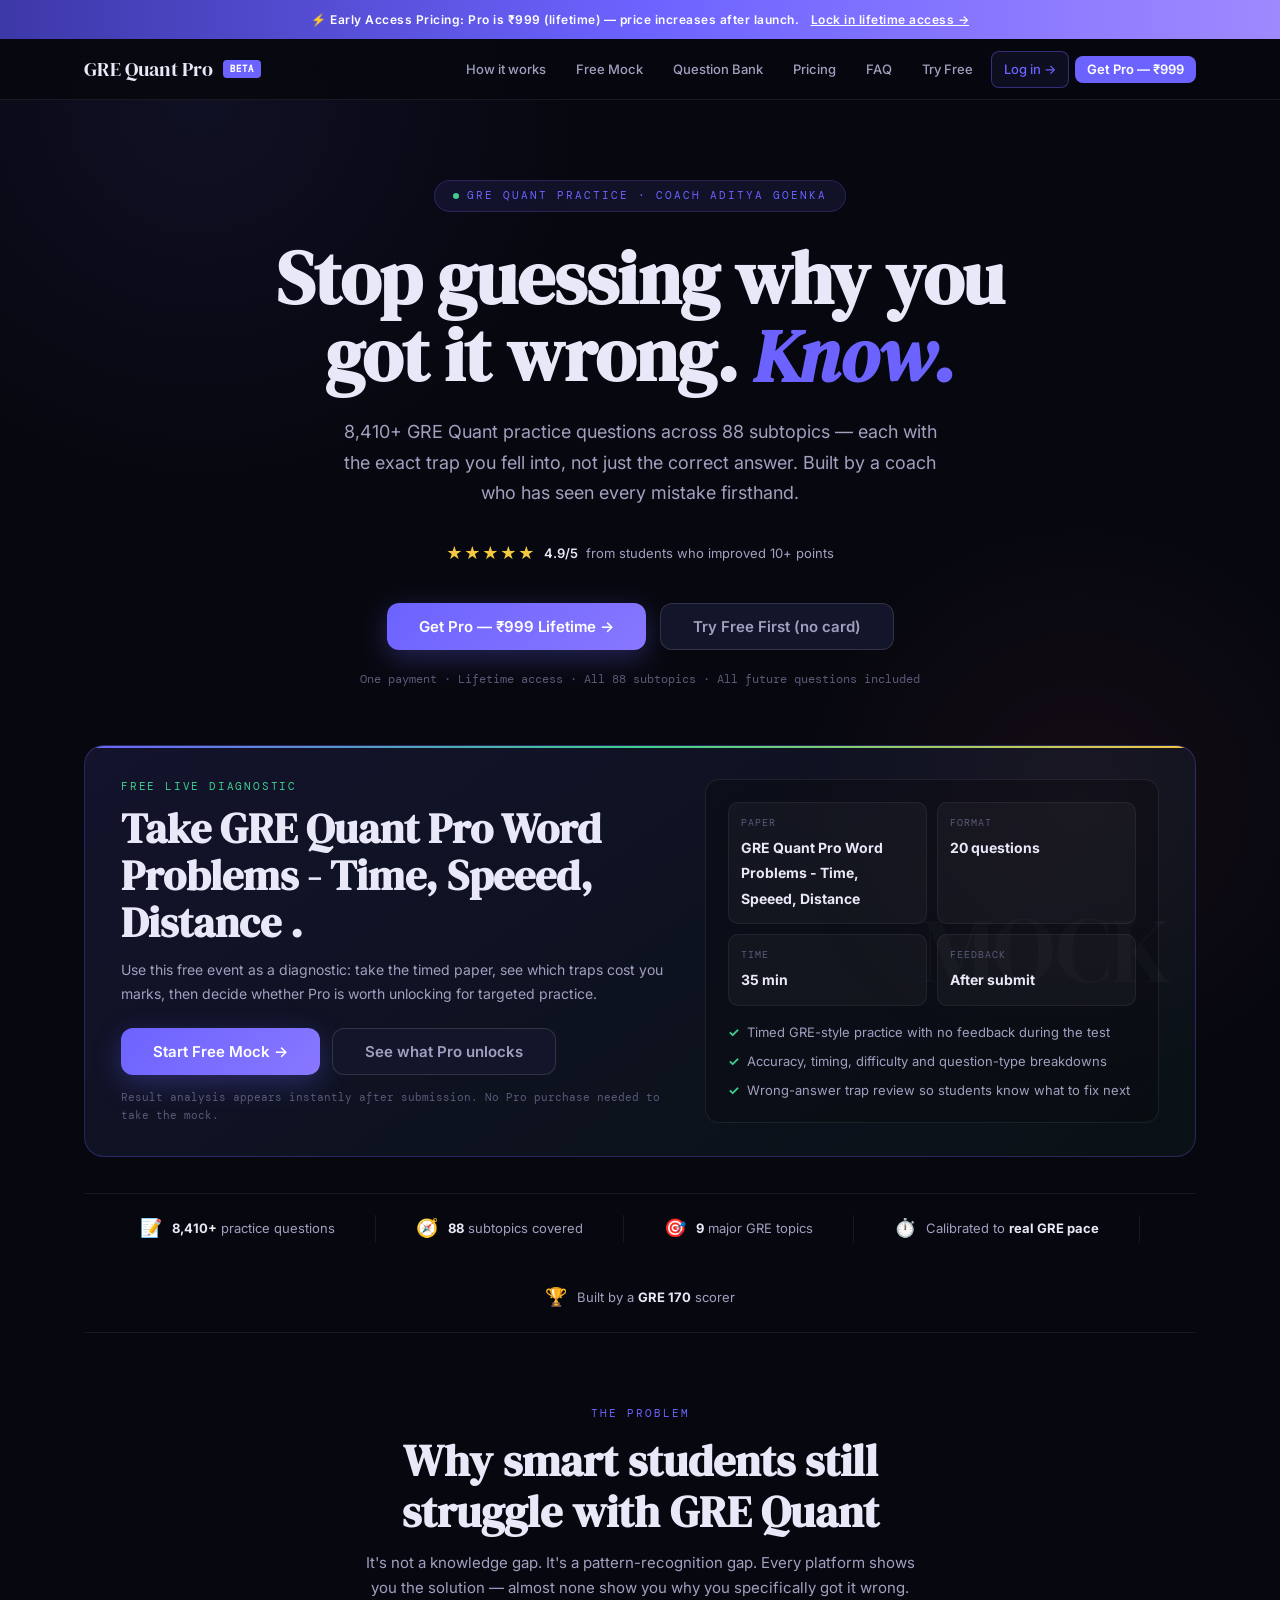
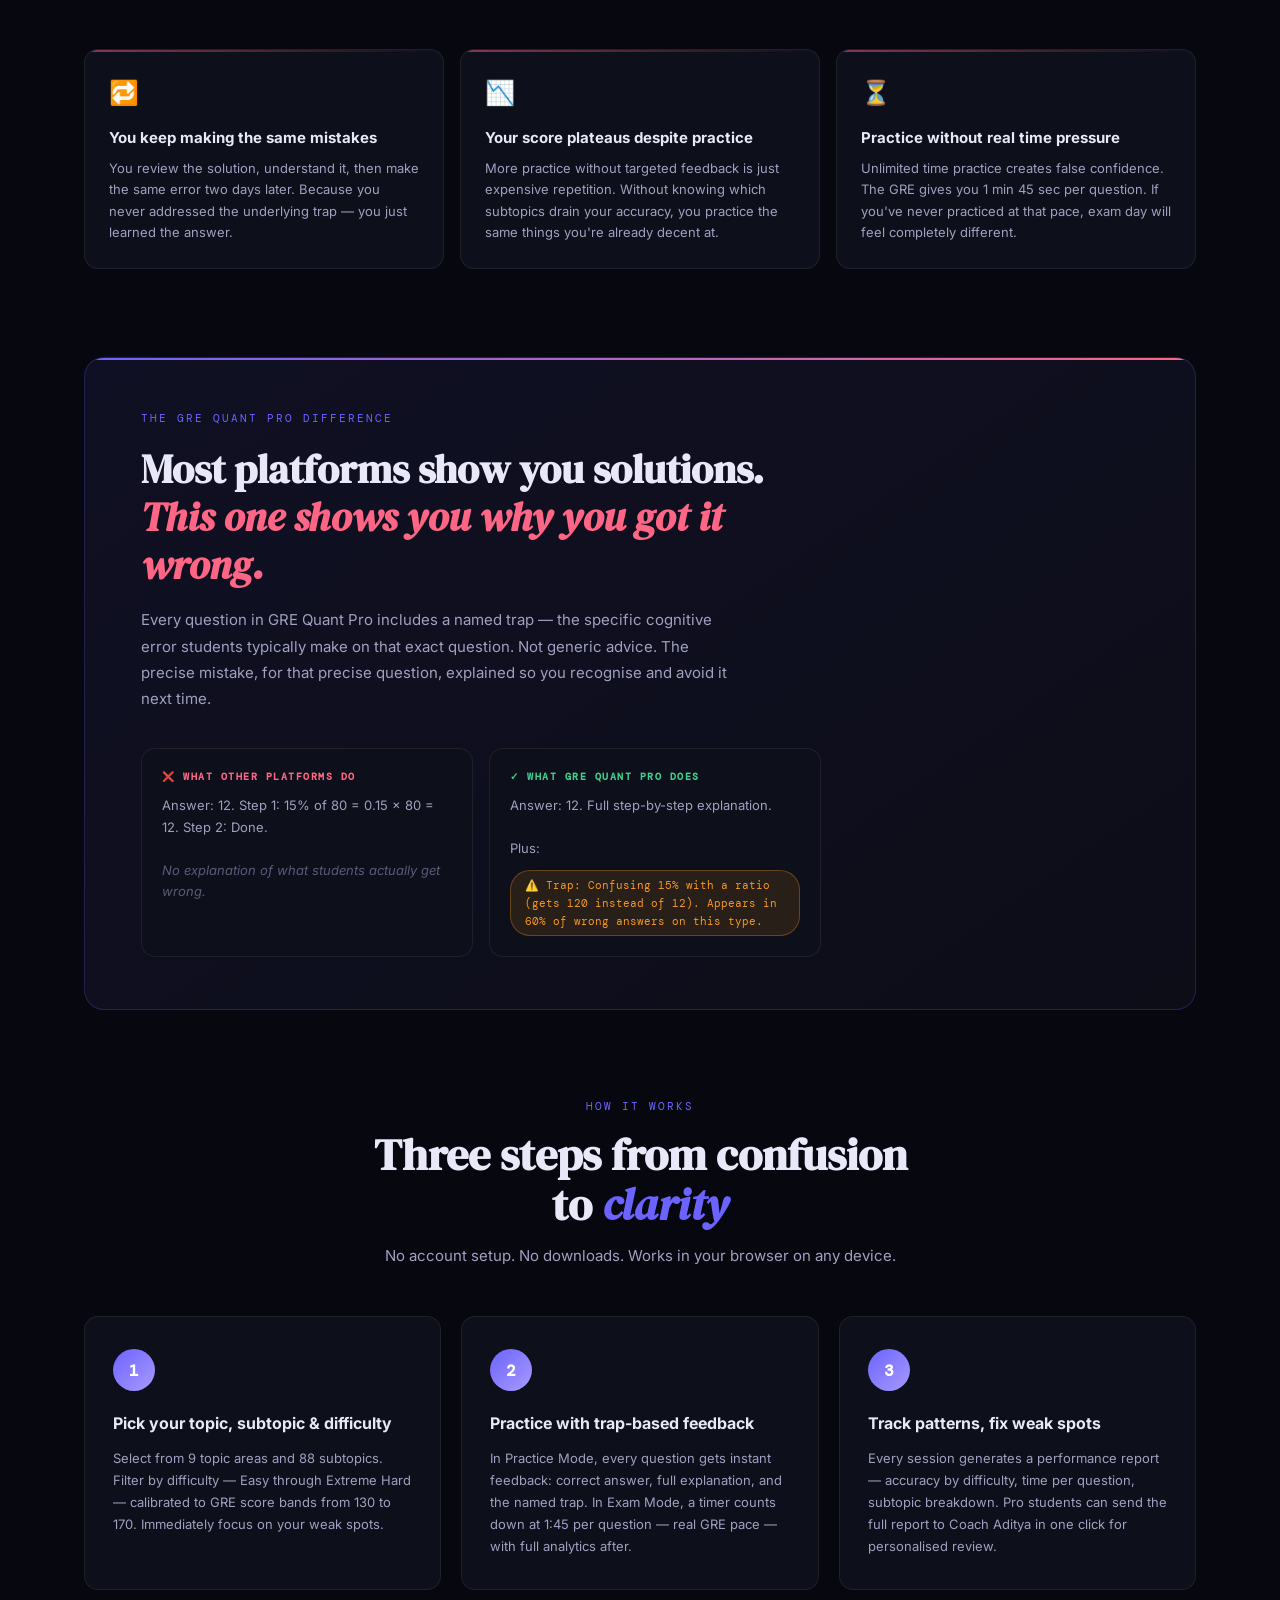
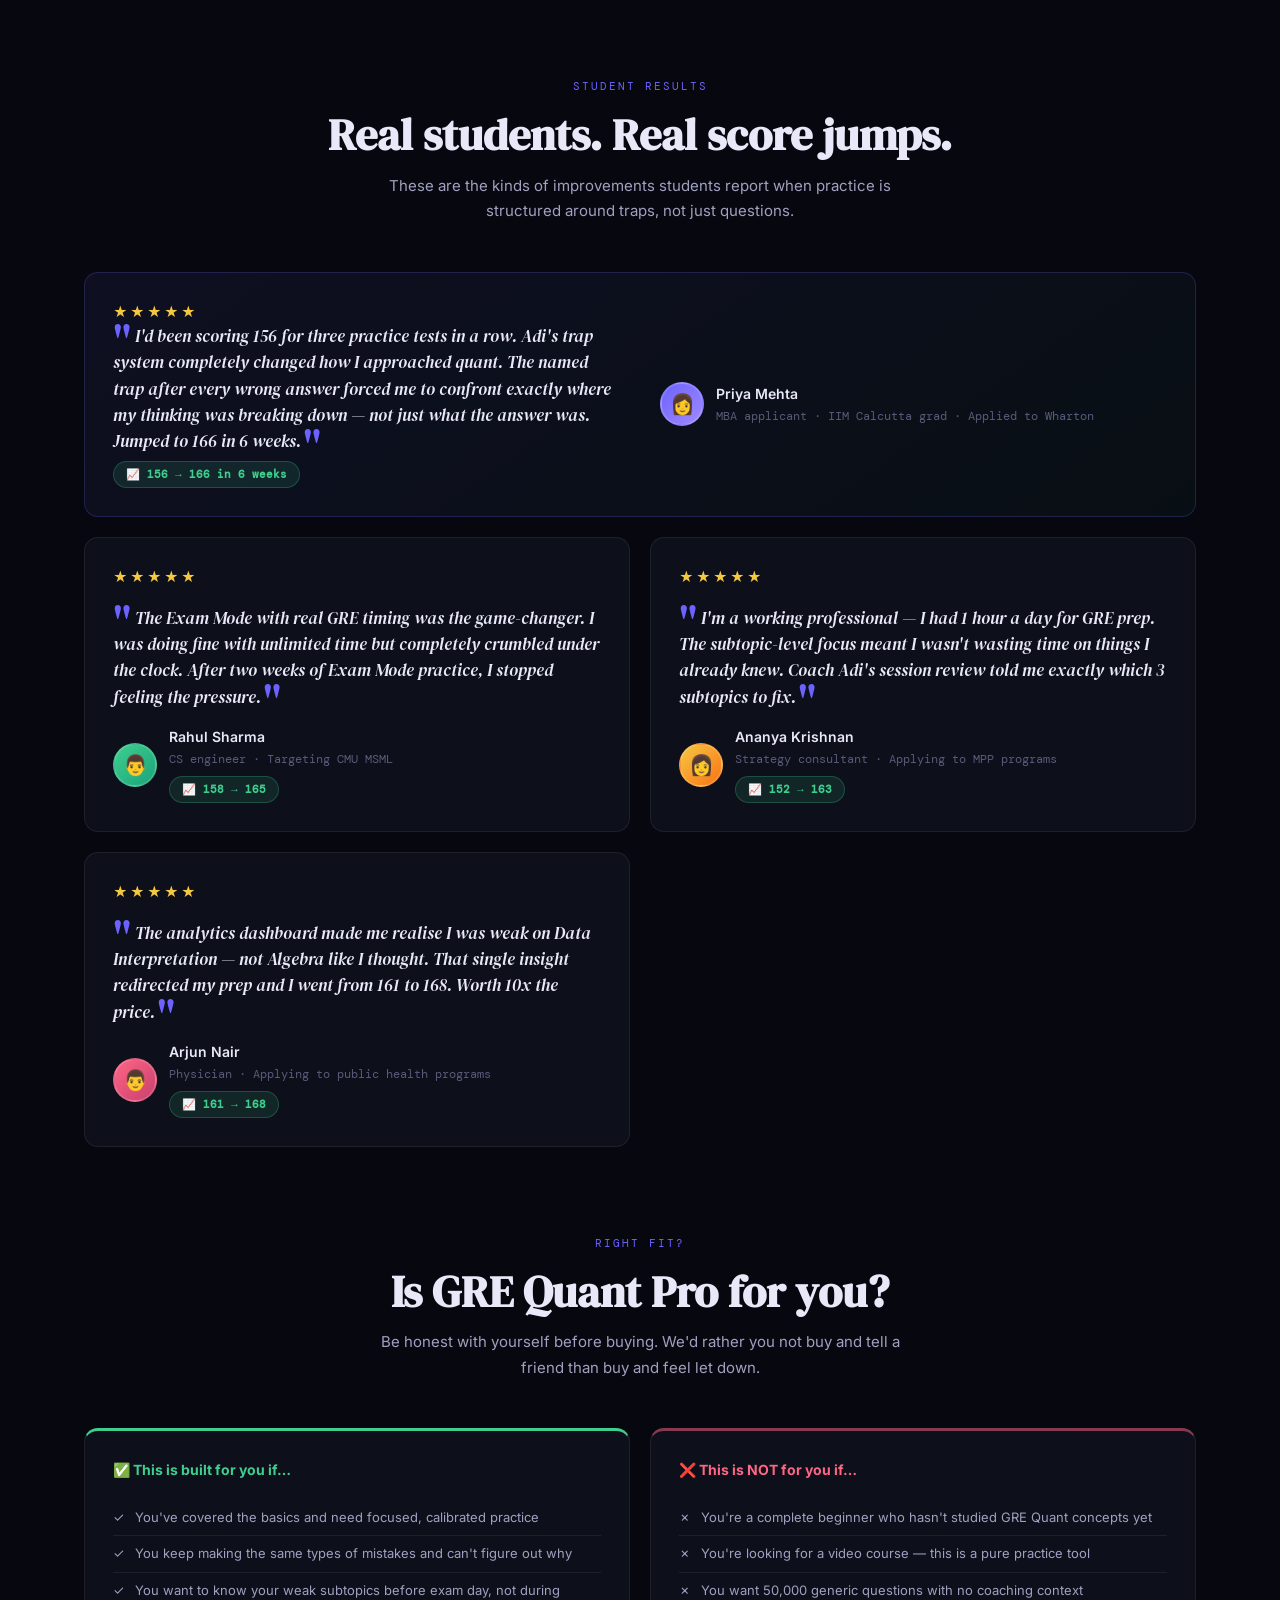
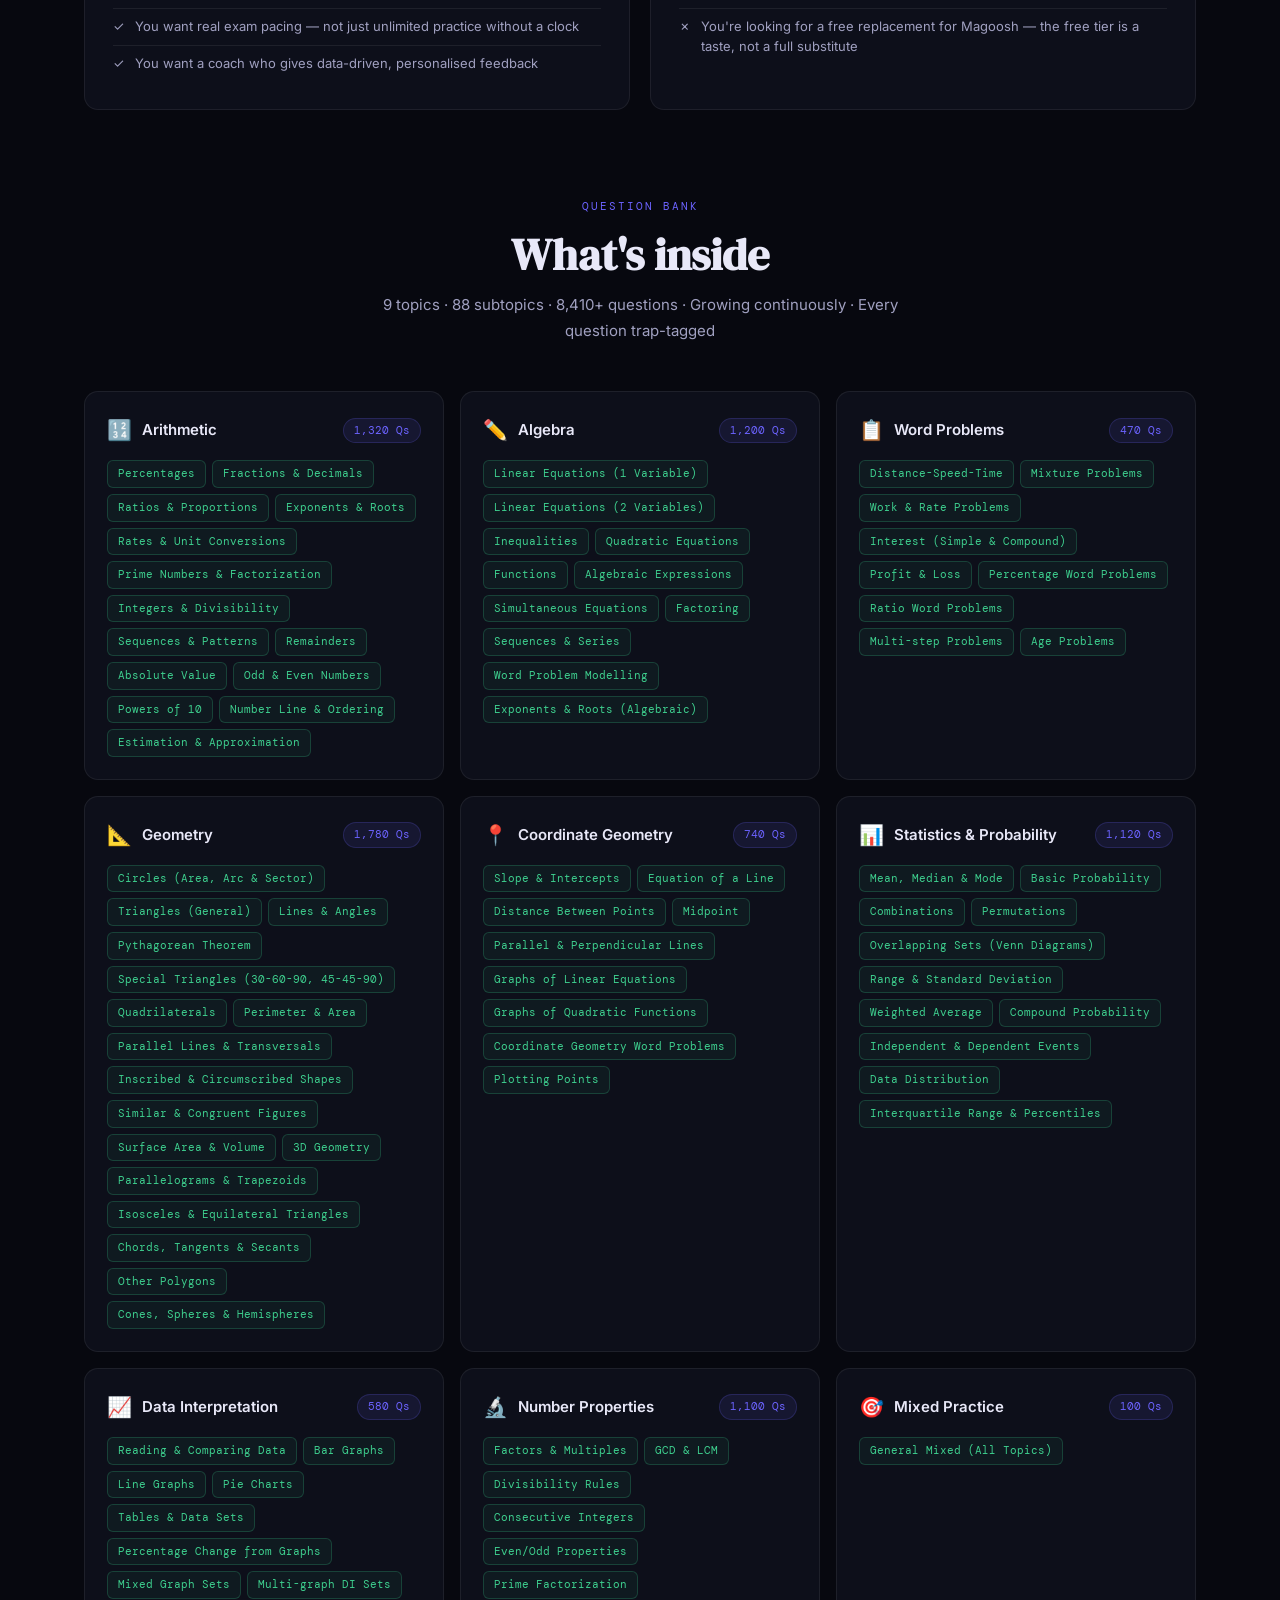
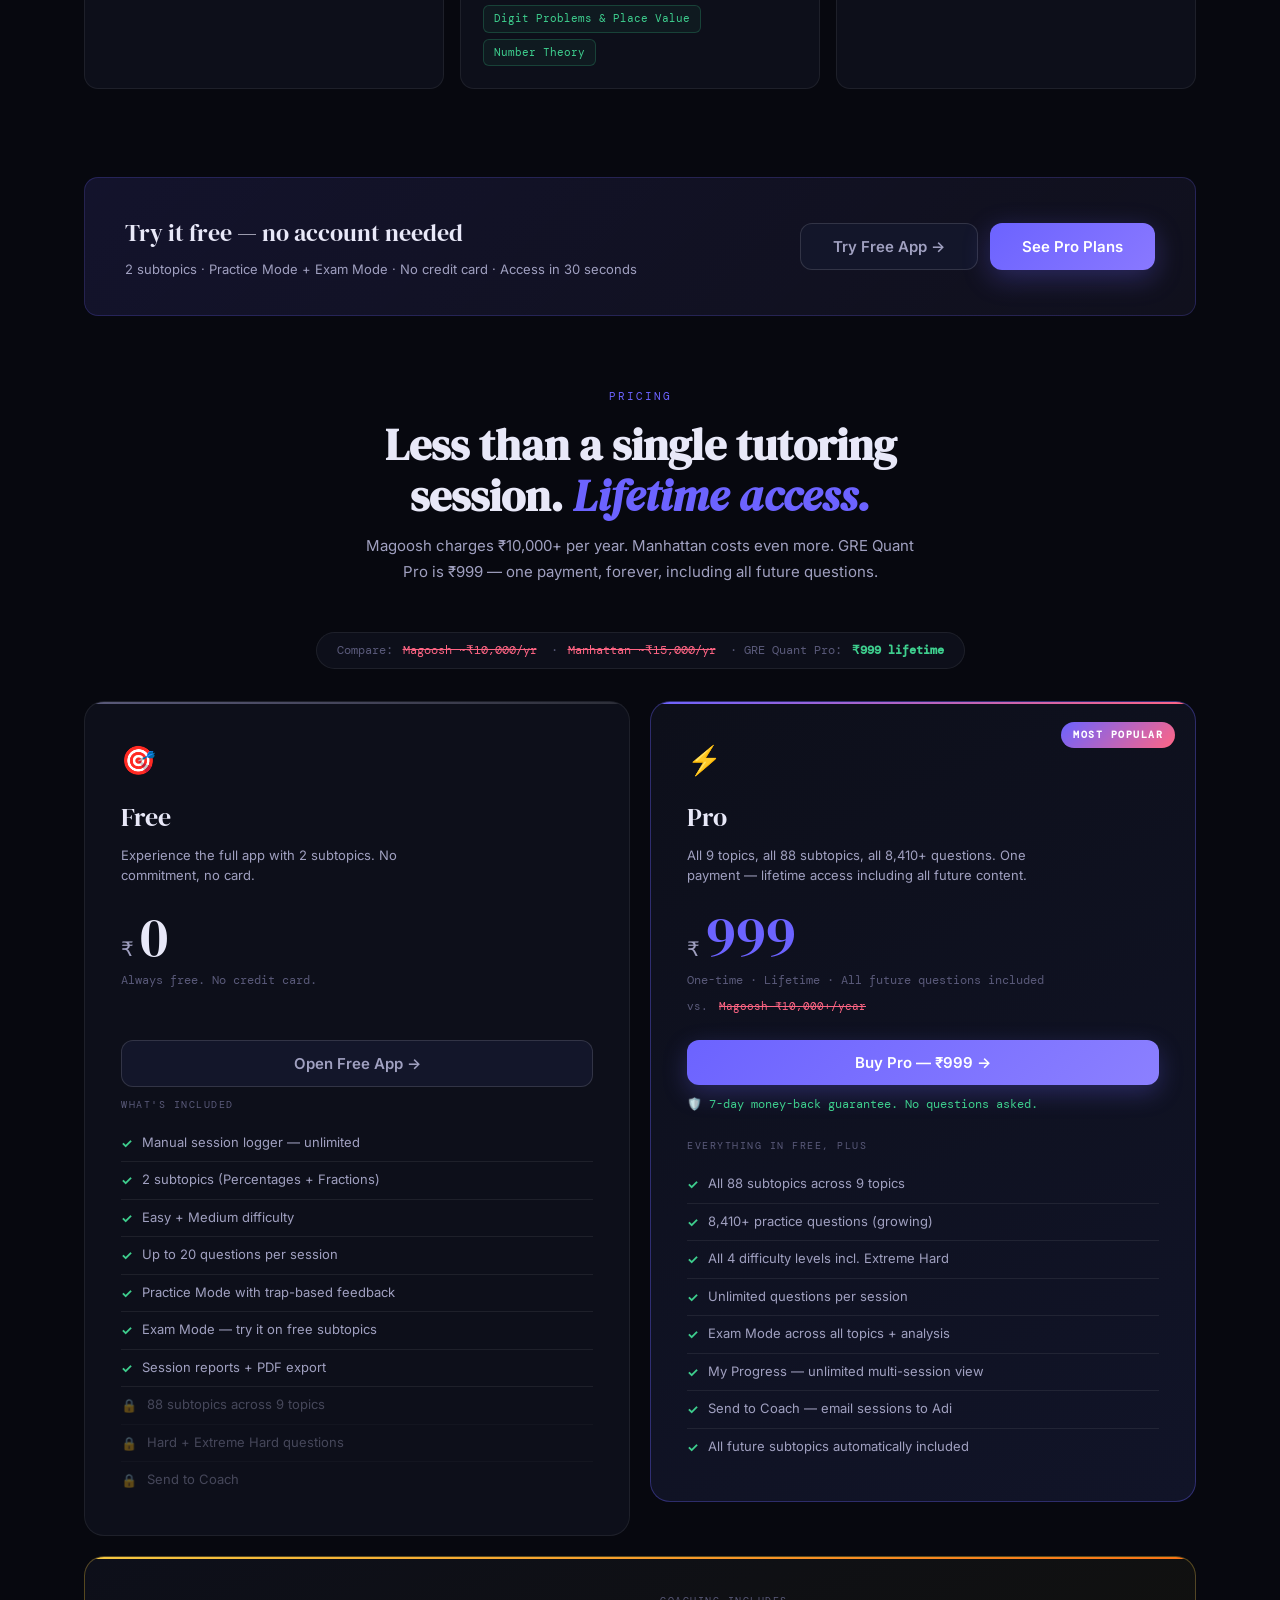
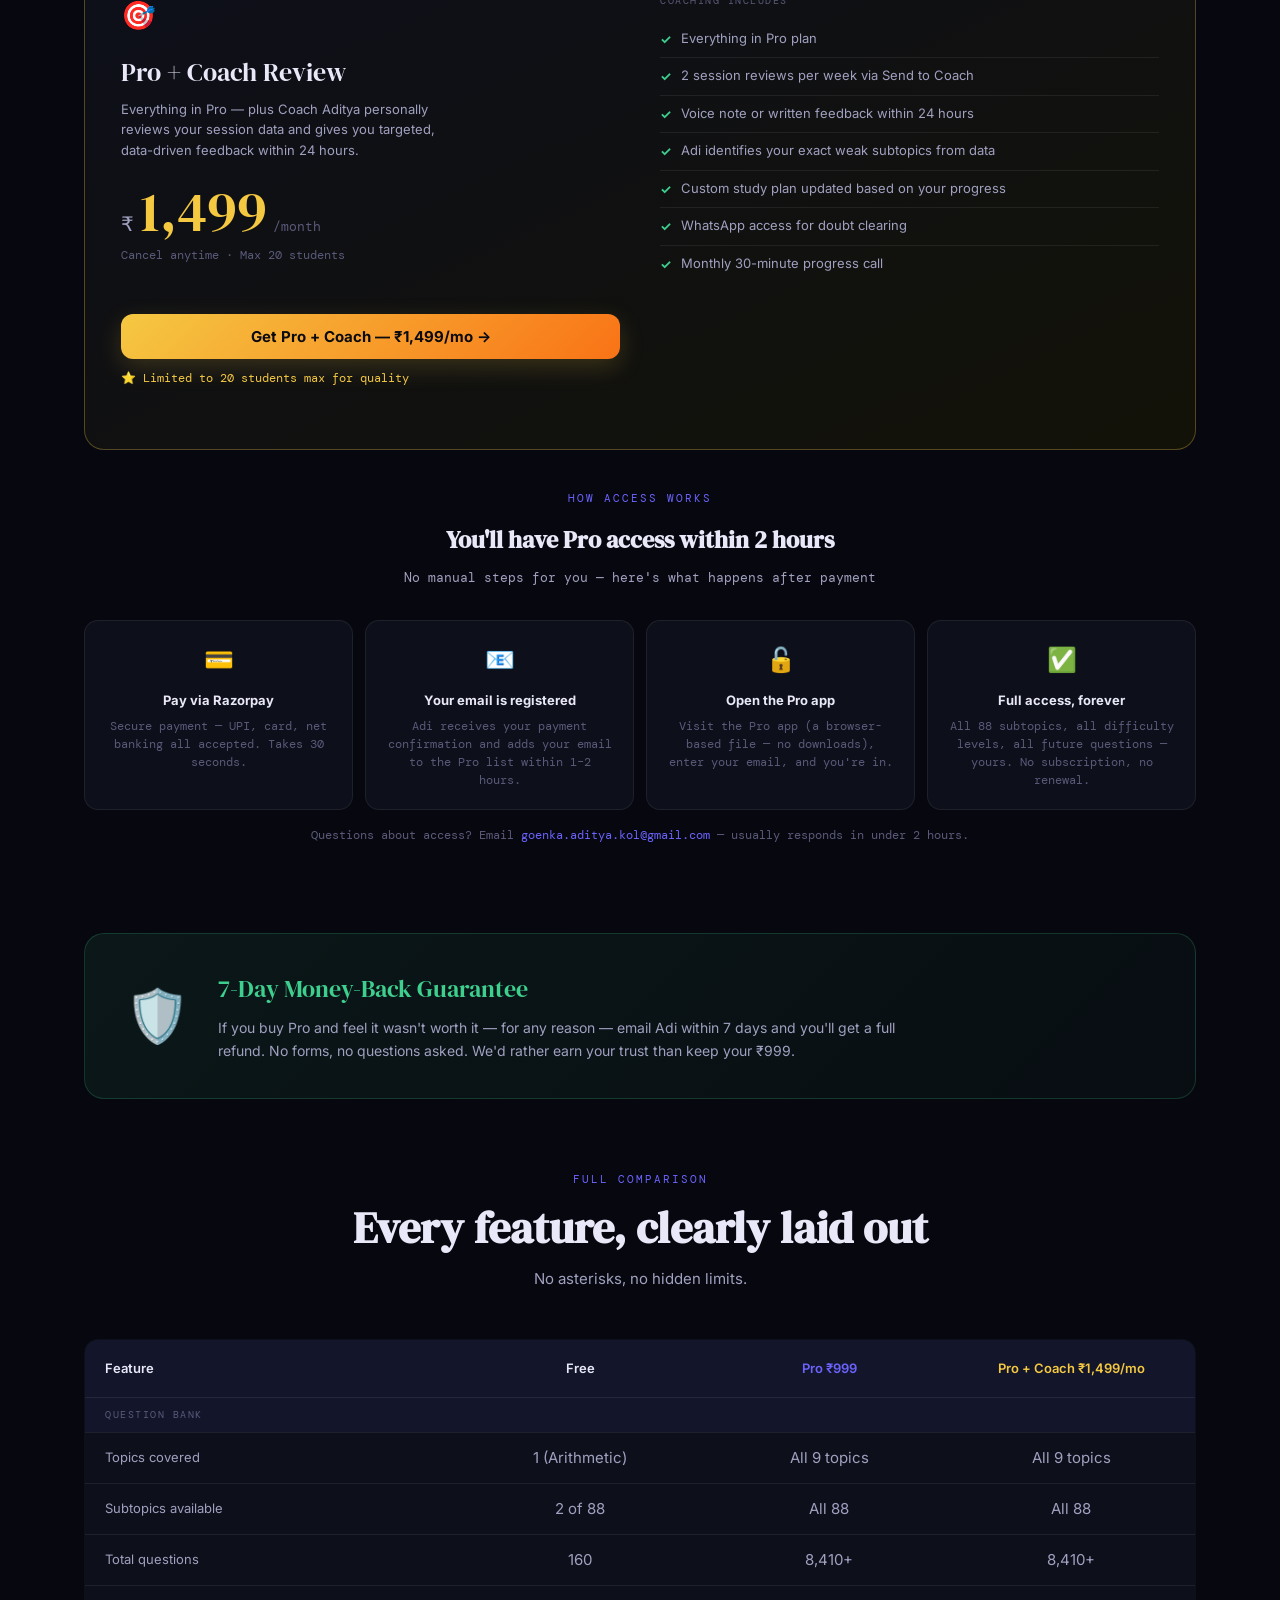
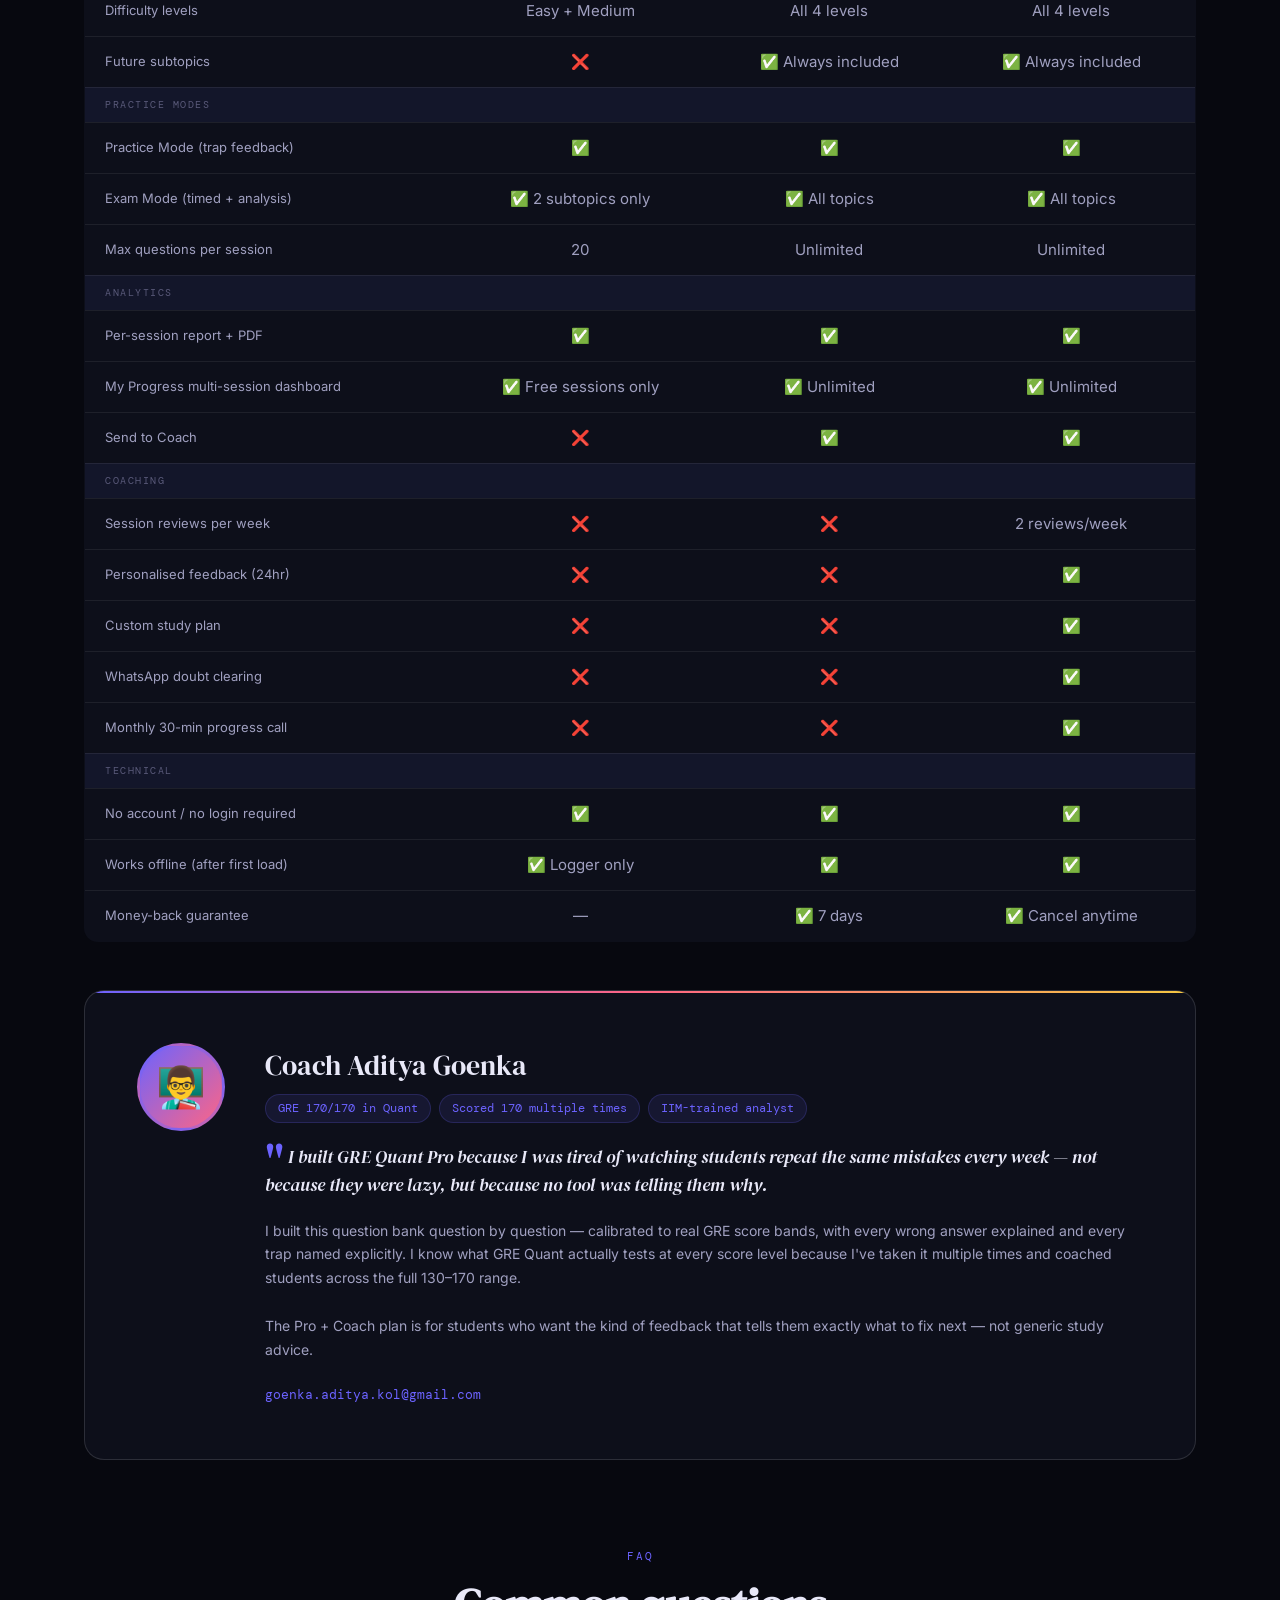
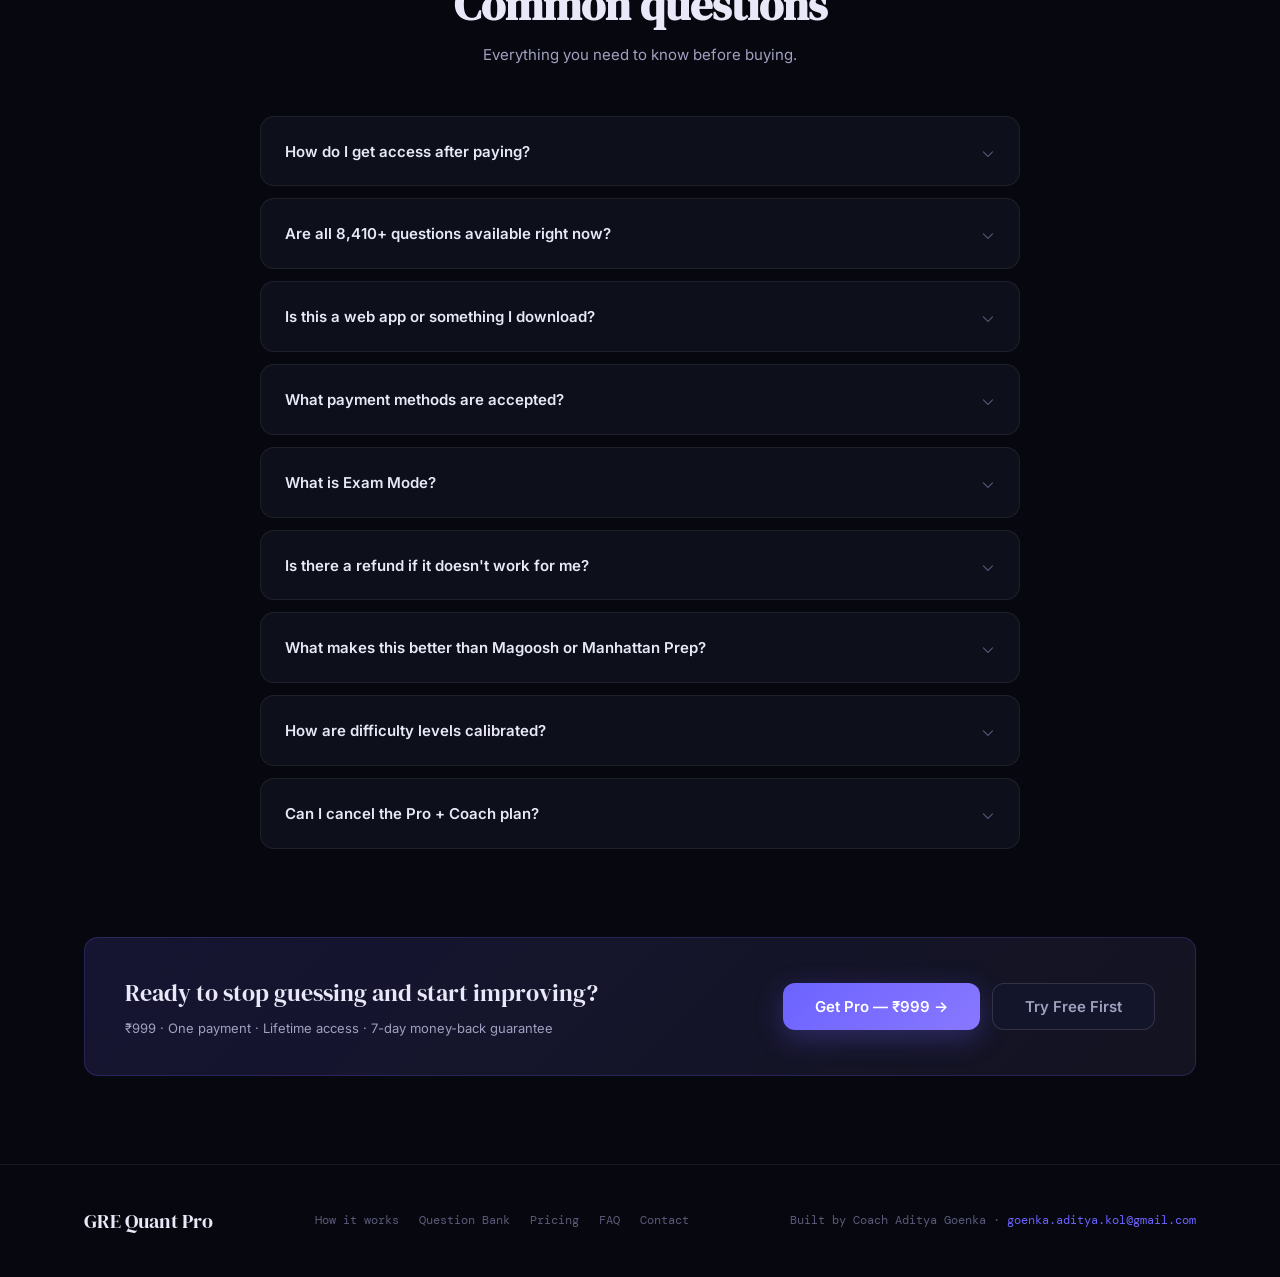
<file: index.html>
<!DOCTYPE html>
<html lang="en">
<head>
<meta charset="UTF-8">
<meta name="viewport" content="width=device-width, initial-scale=1.0">
<title>GRE Quant Pro · Score 165+ With Trap-Based Practice</title>
<meta name="description" content="8,410+ GRE Quant practice questions across 88 subtopics. Every wrong answer shows you the exact trap you fell into. Built by Coach Aditya Goenka — GRE 170 scorer.">
<link href="https://fonts.googleapis.com/css2?family=DM+Serif+Display:ital@0;1&family=DM+Mono:wght@400;500&family=Inter:wght@300;400;500;600;700;800&display=swap" rel="stylesheet">
<style>
*,*::before,*::after{box-sizing:border-box;margin:0;padding:0}
:root{
  --bg:#07080f;--s1:#0d0f1a;--s2:#13162a;--s3:#1a1e35;
  --border:rgba(255,255,255,0.07);--border2:rgba(255,255,255,0.13);
  --accent:#6c63ff;--accent2:#ff6584;--gold:#f5c842;
  --success:#3ecf8e;--warning:#f7971e;
  --text:#e8e8f8;--text2:#a0a0c0;--text3:#5a5a7a;
  --ff:"Inter",sans-serif;--fd:"DM Serif Display",serif;--fm:"DM Mono",monospace;
  --radius:14px;--radius-sm:8px;--radius-lg:20px;
}
html{scroll-behavior:smooth}
body{background:var(--bg);color:var(--text);font-family:var(--ff);overflow-x:hidden;line-height:1.6}

/* ─── AMBIENT GLOWS ────────────────────────────────────────── */
.glow-1{position:fixed;width:800px;height:800px;border-radius:50%;background:radial-gradient(circle,rgba(108,99,255,0.09) 0%,transparent 70%);top:-300px;left:-200px;pointer-events:none;z-index:0}
.glow-2{position:fixed;width:600px;height:600px;border-radius:50%;background:radial-gradient(circle,rgba(255,101,132,0.06) 0%,transparent 70%);bottom:-200px;right:-100px;pointer-events:none;z-index:0}

/* ─── LAYOUT ──────────────────────────────────────────────── */
.wrap{position:relative;z-index:1;max-width:1160px;margin:0 auto;padding:0 24px}

/* ─── TOP BAR ─────────────────────────────────────────────── */
.top-bar{background:linear-gradient(90deg,#3d38a8,#6c63ff,#a089ff);text-align:center;padding:10px 24px;font-size:12px;font-weight:600;color:white;letter-spacing:0.5px;position:relative;z-index:101}
.top-bar a{color:white;text-decoration:underline;margin-left:8px}

/* ─── NAV ─────────────────────────────────────────────────── */
nav{position:sticky;top:0;background:rgba(7,8,15,0.90);backdrop-filter:blur(20px);border-bottom:1px solid var(--border);z-index:100;padding:0}
.nav-inner{max-width:1160px;margin:0 auto;padding:0 24px;display:flex;align-items:center;justify-content:space-between;height:60px}
.nav-logo{font-family:var(--fd);font-size:20px;color:var(--text);text-decoration:none;display:flex;align-items:center;gap:8px}
.nav-logo .logo-badge{background:var(--accent);color:white;font-size:9px;font-family:var(--fm);font-weight:700;padding:2px 7px;border-radius:4px;letter-spacing:1px;text-transform:uppercase;margin-left:2px;vertical-align:super}
.nav-links{display:flex;align-items:center;gap:6px}
.nav-links a{font-size:13px;color:var(--text2);text-decoration:none;transition:color 0.2s;padding:7px 12px;border-radius:8px;font-weight:500}
.nav-links a:hover{color:var(--text);background:var(--s2)}
.nav-cta-ghost{border:1px solid rgba(108,99,255,0.4)!important;color:var(--accent)!important;background:rgba(108,99,255,0.08)!important}
.nav-cta-ghost:hover{background:rgba(108,99,255,0.16)!important}
.nav-cta-solid{background:var(--accent)!important;color:white!important;font-weight:600!important}
.nav-cta-solid:hover{background:#7c74ff!important;transform:translateY(-1px)}
.hamburger{display:none;flex-direction:column;gap:5px;cursor:pointer;padding:8px;border:none;background:none}
.hamburger span{display:block;width:22px;height:2px;background:var(--text);border-radius:2px;transition:all 0.25s}
.mobile-menu{display:none;position:fixed;top:60px;left:0;right:0;background:rgba(7,8,15,0.98);backdrop-filter:blur(24px);border-bottom:1px solid var(--border);z-index:99;padding:16px 24px;flex-direction:column;gap:4px}
.mobile-menu a{display:block;font-size:15px;color:var(--text2);text-decoration:none;padding:11px 12px;border-radius:8px;font-weight:500;border-bottom:1px solid var(--border)}
.mobile-menu a:last-child{border-bottom:none}
.mobile-menu.open{display:flex}

/* ─── HERO ────────────────────────────────────────────────── */
.hero{padding:80px 0 56px;text-align:center}
.hero-eyebrow{display:inline-flex;align-items:center;gap:8px;font-family:var(--fm);font-size:11px;color:var(--accent);background:rgba(108,99,255,0.1);border:1px solid rgba(108,99,255,0.22);padding:6px 18px;border-radius:20px;letter-spacing:2px;text-transform:uppercase;margin-bottom:28px}
.hero-eyebrow::before{content:"";width:6px;height:6px;border-radius:50%;background:var(--success);display:block;animation:pulse 2s ease-in-out infinite}
@keyframes pulse{0%,100%{opacity:1;transform:scale(1)}50%{opacity:0.5;transform:scale(0.8)}}
.hero h1{font-family:var(--fd);font-size:clamp(40px,6.5vw,74px);line-height:1.05;margin-bottom:22px;letter-spacing:-0.5px}
.hero h1 em{font-style:italic;color:var(--accent)}
.hero h1 .gold{color:var(--gold)}
.hero-sub{font-size:18px;color:var(--text2);max-width:620px;margin:0 auto 32px;line-height:1.7;font-weight:400}
.hero-stars{display:flex;align-items:center;justify-content:center;gap:8px;margin-bottom:36px;font-size:13px;color:var(--text2)}
.hero-stars .stars{color:#f5c842;font-size:16px;letter-spacing:1px}
.hero-stars strong{color:var(--text);font-weight:600}
.hero-btns{display:flex;gap:14px;justify-content:center;flex-wrap:wrap;margin-bottom:20px}
.btn{display:inline-flex;align-items:center;gap:8px;padding:15px 32px;border-radius:12px;font-size:15px;font-weight:600;text-decoration:none;cursor:pointer;border:none;font-family:var(--ff);transition:all 0.2s;line-height:1}
.btn-primary{background:linear-gradient(135deg,#6c63ff,#a089ff);color:white;box-shadow:0 8px 28px rgba(108,99,255,0.30);background-size:200% auto;animation:shimmer 3s linear infinite}
.btn-primary:hover{box-shadow:0 12px 36px rgba(108,99,255,0.45);transform:translateY(-2px)}
.btn-secondary{background:var(--s2);color:var(--text2);border:1px solid var(--border2)}
.btn-secondary:hover{background:var(--s3);color:var(--text);transform:translateY(-1px)}
.hero-note{font-size:12px;color:var(--text3);font-family:var(--fm)}
@keyframes shimmer{0%{background-position:-200% center}100%{background-position:200% center}}

/* ─── MOCK EVENT DOORWAY ─────────────────────────────────── */
.event-doorway{background:linear-gradient(145deg,rgba(108,99,255,0.12),rgba(62,207,142,0.05));border:1px solid rgba(108,99,255,0.28);border-radius:var(--radius-lg);padding:32px 36px;margin-bottom:36px;display:grid;grid-template-columns:minmax(0,1.1fr) minmax(280px,0.9fr);gap:28px;align-items:center;position:relative;overflow:hidden;scroll-margin-top:88px}
.event-doorway::before{content:"";position:absolute;top:0;left:0;right:0;height:2px;background:linear-gradient(90deg,var(--accent),var(--success),var(--gold))}
.event-doorway::after{content:"MOCK";position:absolute;right:24px;top:50%;transform:translateY(-50%);font-family:var(--fd);font-size:92px;color:rgba(255,255,255,0.035);pointer-events:none}
.event-doorway-content,.event-doorway-panel{position:relative;z-index:1}
.event-doorway-kicker{font-family:var(--fm);font-size:11px;color:var(--success);letter-spacing:1.8px;text-transform:uppercase;margin-bottom:10px}
.event-doorway h2{font-family:var(--fd);font-size:clamp(28px,3.5vw,42px);line-height:1.12;margin-bottom:12px}
.event-doorway p{font-size:14px;color:var(--text2);line-height:1.7;max-width:620px}
.event-doorway-actions{display:flex;gap:12px;flex-wrap:wrap;margin-top:22px}
.event-doorway-panel{background:rgba(10,10,15,0.42);border:1px solid rgba(255,255,255,0.08);border-radius:var(--radius);padding:22px}
.event-doorway-meta{display:grid;grid-template-columns:1fr 1fr;gap:10px;margin-bottom:16px}
.event-meta-item{background:rgba(255,255,255,0.035);border:1px solid rgba(255,255,255,0.06);border-radius:10px;padding:12px}
.event-meta-label{display:block;font-family:var(--fm);font-size:10px;color:var(--text3);text-transform:uppercase;letter-spacing:1px;margin-bottom:4px}
.event-meta-value{font-size:14px;color:var(--text);font-weight:700}
.event-doorway-list{list-style:none;display:flex;flex-direction:column;gap:8px}
.event-doorway-list li{font-size:13px;color:var(--text2);display:flex;align-items:flex-start;gap:8px}
.event-doorway-list li span{color:var(--success);font-weight:700;flex-shrink:0}
.event-note{font-family:var(--fm);font-size:11px;color:var(--text3);margin-top:14px}

/* ─── SOCIAL PROOF BAR ────────────────────────────────────── */
.proof-bar{border-top:1px solid var(--border);border-bottom:1px solid var(--border);padding:20px 0;margin-bottom:72px}
.proof-bar-inner{display:flex;align-items:center;justify-content:center;gap:40px;flex-wrap:wrap}
.proof-item{display:flex;align-items:center;gap:10px;font-size:13px;color:var(--text2)}
.proof-item-icon{font-size:18px}
.proof-item strong{color:var(--text);font-weight:700}
.proof-divider{width:1px;height:28px;background:var(--border);flex-shrink:0}

/* ─── SECTIONS ────────────────────────────────────────────── */
.section{margin-bottom:88px}
.section-eyebrow{font-family:var(--fm);font-size:11px;color:var(--accent);text-transform:uppercase;letter-spacing:2px;text-align:center;margin-bottom:14px}
.section-title{font-family:var(--fd);font-size:clamp(30px,4vw,44px);text-align:center;margin-bottom:12px;line-height:1.15}
.section-title em{font-style:italic;color:var(--accent)}
.section-sub{text-align:center;font-size:15px;color:var(--text2);margin-bottom:48px;max-width:560px;margin-left:auto;margin-right:auto;line-height:1.7}

/* ─── PROBLEM SECTION ─────────────────────────────────────── */
.problem-grid{display:grid;grid-template-columns:repeat(3,1fr);gap:16px}
.problem-card{background:var(--s1);border:1px solid var(--border);border-radius:var(--radius);padding:24px;position:relative;overflow:hidden}
.problem-card::before{content:"";position:absolute;top:0;left:0;right:0;height:2px;background:linear-gradient(90deg,rgba(255,101,132,0.5),transparent)}
.problem-emoji{font-size:24px;margin-bottom:14px;display:block}
.problem-title{font-size:15px;font-weight:700;color:var(--text);margin-bottom:8px}
.problem-body{font-size:13px;color:var(--text2);line-height:1.65}

/* ─── DIFFERENTIATOR / TRAP ───────────────────────────────── */
.diff-card{background:linear-gradient(145deg,rgba(108,99,255,0.09),rgba(168,154,255,0.04));border:1px solid rgba(108,99,255,0.22);border-radius:var(--radius-lg);padding:52px 56px;position:relative;overflow:hidden}
.diff-card::before{content:"";position:absolute;top:0;left:0;right:0;height:2px;background:linear-gradient(90deg,var(--accent),var(--accent2))}
.diff-eyebrow{font-family:var(--fm);font-size:11px;color:var(--accent);text-transform:uppercase;letter-spacing:2px;margin-bottom:18px}
.diff-headline{font-family:var(--fd);font-size:clamp(26px,3.5vw,40px);margin-bottom:18px;line-height:1.2;max-width:640px}
.diff-headline em{font-style:italic;color:var(--accent2)}
.diff-body{font-size:15px;color:var(--text2);max-width:600px;line-height:1.75;margin-bottom:36px}
.diff-example-row{display:grid;grid-template-columns:1fr 1fr;gap:16px;max-width:680px}
.diff-example-box{background:var(--s1);border:1px solid var(--border);border-radius:var(--radius);padding:20px}
.diff-example-label{font-family:var(--fm);font-size:10px;text-transform:uppercase;letter-spacing:1.5px;margin-bottom:10px;font-weight:600}
.diff-example-label.wrong{color:var(--accent2)}
.diff-example-label.right{color:var(--success)}
.diff-example-text{font-size:13px;color:var(--text2);line-height:1.65}
.diff-trap-pill{display:inline-flex;align-items:center;gap:6px;background:rgba(247,151,30,0.12);border:1px solid rgba(247,151,30,0.3);border-radius:20px;padding:5px 14px;font-family:var(--fm);font-size:11px;color:var(--warning);margin-top:10px}

/* ─── HOW IT WORKS ────────────────────────────────────────── */
.how-grid{display:grid;grid-template-columns:repeat(3,1fr);gap:20px}
.how-card{background:var(--s1);border:1px solid var(--border);border-radius:var(--radius);padding:32px 28px;position:relative;transition:border-color 0.2s,transform 0.2s}
.how-card:hover{border-color:var(--border2);transform:translateY(-3px)}
.how-num{width:42px;height:42px;border-radius:50%;background:linear-gradient(135deg,var(--accent),#a89aff);display:flex;align-items:center;justify-content:center;font-family:var(--fm);font-size:16px;font-weight:700;color:white;margin-bottom:20px}
.how-title{font-size:16px;font-weight:700;color:var(--text);margin-bottom:10px}
.how-body{font-size:13px;color:var(--text2);line-height:1.7}
.how-connector{display:flex;align-items:center;justify-content:center;color:var(--text3);font-size:20px;padding-top:40px}

/* ─── TESTIMONIALS ────────────────────────────────────────── */
.testimonials-grid{display:grid;grid-template-columns:repeat(2,1fr);gap:20px}
.testimonial-card{background:var(--s1);border:1px solid var(--border);border-radius:var(--radius);padding:28px;display:flex;flex-direction:column;gap:16px;transition:border-color 0.2s,transform 0.2s}
.testimonial-card:hover{border-color:var(--border2);transform:translateY(-2px)}
.testimonial-card.featured{grid-column:1/-1;display:grid;grid-template-columns:1fr 1fr;gap:40px;align-items:center;background:linear-gradient(145deg,rgba(108,99,255,0.08),rgba(62,207,142,0.04));border-color:rgba(108,99,255,0.22)}
.testimonial-stars{color:#f5c842;font-size:14px;letter-spacing:2px}
.testimonial-quote{font-family:var(--fd);font-size:17px;line-height:1.55;color:var(--text);font-style:italic}
.testimonial-quote::before{content:'"';color:var(--accent);font-size:2.5em;line-height:0;vertical-align:-0.3em;margin-right:4px;font-style:normal}
.testimonial-quote::after{content:'"';color:var(--accent);font-size:2.5em;line-height:0;vertical-align:-0.3em;margin-left:2px;font-style:normal}
.testimonial-author{display:flex;align-items:center;gap:12px}
.testimonial-avatar{width:44px;height:44px;border-radius:50%;display:flex;align-items:center;justify-content:center;font-size:20px;flex-shrink:0;border:2px solid var(--border2)}
.testimonial-name{font-size:14px;font-weight:600;color:var(--text)}
.testimonial-meta{font-size:12px;color:var(--text3);font-family:var(--fm);margin-top:2px}
.score-badge{display:inline-flex;align-items:center;gap:5px;background:rgba(62,207,142,0.12);border:1px solid rgba(62,207,142,0.25);border-radius:20px;padding:4px 12px;font-family:var(--fm);font-size:11px;color:var(--success);font-weight:600;margin-top:6px}
.testimonial-featured-stat{text-align:center}
.stat-big{font-family:var(--fd);font-size:72px;color:var(--accent);line-height:1}
.stat-big-label{font-size:14px;color:var(--text2);margin-top:8px}
.stat-big-sub{font-family:var(--fm);font-size:11px;color:var(--text3);margin-top:4px}

/* ─── PRICING ─────────────────────────────────────────────── */
.pricing-context{text-align:center;margin-bottom:32px}
.pricing-context-text{font-family:var(--fm);font-size:12px;color:var(--text3);display:inline-flex;align-items:center;gap:10px;background:var(--s1);border:1px solid var(--border);border-radius:20px;padding:8px 20px}
.pricing-context-text .crossed{text-decoration:line-through;color:var(--accent2);margin-right:4px}
.plans{display:grid;grid-template-columns:1fr 1fr;gap:20px;margin-bottom:32px;align-items:start}
.plan-card{background:var(--s1);border:1px solid var(--border);border-radius:var(--radius-lg);padding:36px;position:relative;overflow:hidden;transition:transform 0.25s}
.plan-card:hover{transform:translateY(-3px)}
.plan-card.free::before{content:"";position:absolute;top:0;left:0;right:0;height:2px;background:linear-gradient(90deg,var(--text3),var(--border2))}
.plan-card.pro{border-color:rgba(108,99,255,0.35);background:linear-gradient(155deg,#0d0f1a,#111428)}
.plan-card.pro::before{content:"";position:absolute;top:0;left:0;right:0;height:2px;background:linear-gradient(90deg,var(--accent),var(--accent2))}
.plan-card.tutor{border-color:rgba(245,200,66,0.3);background:linear-gradient(155deg,#0d0f1a,#131208);grid-column:1/-1;display:grid;grid-template-columns:1fr 1fr;gap:40px;align-items:start}
.plan-card.tutor::before{content:"";position:absolute;top:0;left:0;right:0;height:2px;background:linear-gradient(90deg,var(--gold),#f97316)}
.popular-badge{position:absolute;top:20px;right:20px;background:linear-gradient(135deg,var(--accent),var(--accent2));color:white;font-size:10px;font-weight:700;font-family:var(--fm);letter-spacing:1.5px;text-transform:uppercase;padding:5px 12px;border-radius:20px}
.plan-icon{font-size:28px;margin-bottom:14px;display:block}
.plan-name{font-family:var(--fd);font-size:26px;margin-bottom:6px}
.plan-tagline{font-size:13px;color:var(--text2);margin-bottom:24px;line-height:1.55;max-width:340px}
.price-wrap{display:flex;align-items:baseline;gap:6px;margin-bottom:6px}
.price-currency{font-size:20px;color:var(--text2);font-family:var(--fm)}
.price-amount{font-family:var(--fd);font-size:56px;line-height:1}
.plan-card.pro .price-amount{color:var(--accent)}
.plan-card.tutor .price-amount{color:var(--gold)}
.price-period{font-size:13px;color:var(--text3);font-family:var(--fm)}
.price-note{font-size:12px;color:var(--text3);font-family:var(--fm);margin-bottom:8px;min-height:16px}
.price-vs{font-family:var(--fm);font-size:11px;color:var(--text3);margin-bottom:24px}
.price-vs .vs-competitor{text-decoration:line-through;color:var(--accent2);margin-left:4px}
.plan-cta{display:block;width:100%;padding:15px 20px;border-radius:12px;font-size:15px;font-weight:600;font-family:var(--ff);text-align:center;text-decoration:none;cursor:pointer;border:none;transition:all 0.2s;margin-bottom:10px;line-height:1}
.free-cta{background:var(--s2);color:var(--text2);border:1px solid var(--border2)}
.free-cta:hover{background:var(--s3);color:var(--text)}
.pro-cta{color:white;box-shadow:0 8px 24px rgba(108,99,255,0.28);background:linear-gradient(135deg,var(--accent),#a89aff);background-size:200% auto;animation:shimmer 3s linear infinite}
.pro-cta:hover{box-shadow:0 12px 32px rgba(108,99,255,0.45);transform:translateY(-1px)}
.tutor-cta{background:linear-gradient(135deg,var(--gold),#f97316);color:#0a0a0f;font-weight:700;box-shadow:0 8px 24px rgba(245,200,66,0.18)}
.tutor-cta:hover{box-shadow:0 12px 32px rgba(245,200,66,0.32);transform:translateY(-1px)}
.plan-guarantee{display:flex;align-items:center;gap:8px;font-size:12px;color:var(--success);font-family:var(--fm);margin-bottom:24px}
.features-label{font-family:var(--fm);font-size:10px;text-transform:uppercase;letter-spacing:1.5px;color:var(--text3);margin-bottom:12px}
.feature-list{list-style:none}
.feature-list li{display:flex;align-items:flex-start;gap:10px;font-size:13px;color:var(--text2);padding:8px 0;border-bottom:1px solid var(--border);line-height:1.5}
.feature-list li:last-child{border-bottom:none}
.feature-list li.locked{opacity:0.38}
.f-check{color:var(--success);font-size:13px;flex-shrink:0;margin-top:1px;font-weight:700}
.f-lock{font-size:13px;flex-shrink:0;margin-top:1px}
.plan-delivery{background:rgba(62,207,142,0.07);border:1px solid rgba(62,207,142,0.18);border-radius:var(--radius-sm);padding:12px 16px;margin-top:4px;font-size:12px;color:var(--success);font-family:var(--fm);display:flex;align-items:center;gap:8px}

/* ─── ACCESS EXPLAINER ────────────────────────────────────── */
.access-steps{display:grid;grid-template-columns:repeat(4,1fr);gap:12px;margin-top:32px}
.access-step{background:var(--s1);border:1px solid var(--border);border-radius:var(--radius);padding:20px;text-align:center}
.access-step-icon{font-size:24px;display:block;margin-bottom:10px}
.access-step-title{font-size:13px;font-weight:700;color:var(--text);margin-bottom:6px}
.access-step-body{font-size:12px;color:var(--text3);font-family:var(--fm);line-height:1.5}
.access-step-arrow{display:flex;align-items:center;justify-content:center;color:var(--text3);font-size:18px;padding-top:28px}

/* ─── GUARANTEE BANNER ────────────────────────────────────── */
.guarantee-banner{background:linear-gradient(135deg,rgba(62,207,142,0.08),rgba(62,207,142,0.03));border:1px solid rgba(62,207,142,0.2);border-radius:var(--radius-lg);padding:36px 40px;display:flex;align-items:center;gap:28px;margin-bottom:72px;flex-wrap:wrap}
.guarantee-icon{font-size:52px;flex-shrink:0}
.guarantee-title{font-family:var(--fd);font-size:24px;color:var(--success);margin-bottom:8px}
.guarantee-body{font-size:14px;color:var(--text2);line-height:1.65;max-width:680px}

/* ─── QUESTION BANK ───────────────────────────────────────── */
.topic-grid{display:grid;grid-template-columns:repeat(auto-fill,minmax(320px,1fr));gap:16px}
.topic-card{background:var(--s1);border:1px solid var(--border);border-radius:var(--radius);padding:22px;transition:border-color 0.2s,transform 0.2s}
.topic-card:hover{border-color:var(--border2);transform:translateY(-2px)}
.topic-header{display:flex;align-items:center;justify-content:space-between;margin-bottom:14px}
.topic-title-row{display:flex;align-items:center;gap:10px}
.topic-icon{font-size:20px}
.topic-name{font-size:15px;font-weight:600;color:var(--text)}
.topic-count-badge{font-family:var(--fm);font-size:11px;padding:3px 10px;border-radius:20px;background:rgba(108,99,255,0.1);color:var(--accent);border:1px solid rgba(108,99,255,0.2);white-space:nowrap}
.subtopics-list{display:flex;flex-wrap:wrap;gap:6px;margin-top:12px}
.sub-tag{font-family:var(--fm);font-size:11px;padding:4px 10px;border-radius:6px;border:1px solid var(--border);color:var(--text3);background:var(--s2)}
.sub-tag.done{color:var(--success);border-color:rgba(62,207,142,0.22);background:rgba(62,207,142,0.06)}

/* ─── COMPARE TABLE ───────────────────────────────────────── */
.compare-table{width:100%;border-collapse:collapse;background:var(--s1);border:1px solid var(--border);border-radius:var(--radius);overflow:hidden}
.compare-table th{padding:18px 20px;font-size:13px;font-weight:600;text-align:left;background:var(--s2);border-bottom:1px solid var(--border)}
.compare-table th:not(:first-child){text-align:center}
.compare-table th.col-pro{color:var(--accent)}
.compare-table th.col-tutor{color:var(--gold)}
.compare-table td{padding:13px 20px;font-size:13px;color:var(--text2);border-bottom:1px solid var(--border)}
.compare-table tr:last-child td{border-bottom:none}
.compare-table td:not(:first-child){text-align:center;font-size:15px}
.compare-table tr:hover td{background:rgba(255,255,255,0.015)}
.cat-header td{background:var(--s2);font-family:var(--fm);font-size:10px;text-transform:uppercase;letter-spacing:1.5px;color:var(--text3);padding:9px 20px}

/* ─── ABOUT ADITYA ────────────────────────────────────────── */
.about-card{background:var(--s1);border:1px solid var(--border2);border-radius:var(--radius-lg);padding:52px;position:relative;overflow:hidden;display:grid;grid-template-columns:auto 1fr;gap:40px;align-items:start}
.about-card::before{content:"";position:absolute;top:0;left:0;right:0;height:2px;background:linear-gradient(90deg,var(--accent),var(--accent2),var(--gold))}
.about-avatar{width:88px;height:88px;border-radius:50%;background:linear-gradient(135deg,var(--accent),var(--accent2));display:flex;align-items:center;justify-content:center;font-size:40px;flex-shrink:0;border:3px solid rgba(108,99,255,0.35)}
.about-name{font-family:var(--fd);font-size:28px;margin-bottom:6px}
.about-cred{font-family:var(--fm);font-size:12px;color:var(--accent);margin-bottom:20px;display:flex;flex-wrap:wrap;gap:8px}
.about-cred span{background:rgba(108,99,255,0.1);border:1px solid rgba(108,99,255,0.2);padding:4px 12px;border-radius:20px}
.about-quote{font-family:var(--fd);font-size:18px;line-height:1.55;color:var(--text);font-style:italic;margin-bottom:20px}
.about-quote::before{content:'"';color:var(--accent);font-size:2.5em;line-height:0;vertical-align:-0.3em;margin-right:4px;font-style:normal}
.about-body{font-size:14px;color:var(--text2);line-height:1.7;margin-bottom:20px}
.about-contact a{font-family:var(--fm);font-size:13px;color:var(--accent);text-decoration:none}
.about-contact a:hover{text-decoration:underline}

/* ─── FAQ ─────────────────────────────────────────────────── */
.faq-list{display:flex;flex-direction:column;gap:12px;max-width:760px;margin:0 auto}
.faq-item{background:var(--s1);border:1px solid var(--border);border-radius:var(--radius);overflow:hidden;cursor:pointer}
.faq-header{display:flex;align-items:center;justify-content:space-between;padding:20px 24px;gap:16px}
.faq-q{font-size:15px;font-weight:600;color:var(--text);line-height:1.4}
.faq-chevron{color:var(--text3);font-size:18px;transition:transform 0.25s;flex-shrink:0;font-weight:300}
.faq-item.open .faq-chevron{transform:rotate(180deg)}
.faq-body{padding:0 24px;max-height:0;overflow:hidden;transition:max-height 0.3s ease,padding 0.3s ease}
.faq-item.open .faq-body{max-height:300px;padding:0 24px 20px}
.faq-a{font-size:14px;color:var(--text2);line-height:1.7}
.faq-a a{color:var(--accent);text-decoration:none}

/* ─── CTA STRIP ───────────────────────────────────────────── */
.cta-strip{background:linear-gradient(135deg,rgba(108,99,255,0.12),rgba(168,154,255,0.06));border:1px solid rgba(108,99,255,0.22);border-radius:var(--radius);padding:36px 40px;display:flex;align-items:center;justify-content:space-between;gap:20px;margin-bottom:72px;flex-wrap:wrap}
.cta-strip-text{font-family:var(--fd);font-size:24px;color:var(--text)}
.cta-strip-sub{font-size:13px;color:var(--text2);margin-top:6px}
.cta-strip-btns{display:flex;gap:12px;flex-shrink:0;flex-wrap:wrap}

/* ─── WHO IS IT FOR ───────────────────────────────────────── */
.who-grid{display:grid;grid-template-columns:1fr 1fr;gap:20px}
.who-card{background:var(--s1);border:1px solid var(--border);border-radius:var(--radius);padding:28px}
.who-card.yes{border-top:3px solid var(--success)}
.who-card.no{border-top:3px solid rgba(255,101,132,0.5)}
.who-card-title{font-size:14px;font-weight:700;margin-bottom:18px}
.who-card.yes .who-card-title{color:var(--success)}
.who-card.no .who-card-title{color:var(--accent2)}
.who-item{display:flex;align-items:flex-start;gap:10px;font-size:13px;color:var(--text2);padding:8px 0;border-bottom:1px solid var(--border);line-height:1.5}
.who-item:last-child{border-bottom:none}

/* ─── FOOTER ──────────────────────────────────────────────── */
footer{border-top:1px solid var(--border);padding:40px 0;margin-top:88px}
.footer-inner{max-width:1160px;margin:0 auto;padding:0 24px;display:grid;grid-template-columns:auto 1fr auto;align-items:center;gap:20px}
.footer-logo{font-family:var(--fd);font-size:20px;color:var(--text)}
.footer-links{display:flex;gap:20px;justify-content:center}
.footer-links a{font-size:12px;color:var(--text3);text-decoration:none;font-family:var(--fm)}
.footer-links a:hover{color:var(--text2)}
.footer-copy{font-size:12px;color:var(--text3);font-family:var(--fm);text-align:right}

/* ─── ANIMATIONS ──────────────────────────────────────────── */
.fade-in{opacity:0;transform:translateY(18px);transition:opacity 0.6s ease,transform 0.6s ease}
.fade-in.visible{opacity:1;transform:translateY(0)}

/* ─── MOBILE ──────────────────────────────────────────────── */
@media(max-width:900px){
  .plans{grid-template-columns:1fr}
  .plan-card.tutor{grid-template-columns:1fr}
  .testimonials-grid{grid-template-columns:1fr}
  .testimonial-card.featured{grid-column:unset;grid-template-columns:1fr}
  .problem-grid{grid-template-columns:1fr}
  .how-grid{grid-template-columns:1fr}
  .about-card{grid-template-columns:1fr}
  .who-grid{grid-template-columns:1fr}
  .access-steps{grid-template-columns:1fr 1fr}
  .diff-example-row{grid-template-columns:1fr}
  .footer-inner{grid-template-columns:1fr;text-align:center}
  .footer-links{justify-content:center}
  .footer-copy{text-align:center}
  .cta-strip{flex-direction:column;text-align:center}
  .cta-strip-btns{justify-content:center}
  .guarantee-banner{flex-direction:column;text-align:center;padding:28px}
  .event-doorway{grid-template-columns:1fr;padding:28px}
  .event-doorway::after{font-size:70px;top:28px;transform:none}
  .proof-bar-inner{gap:20px}
  .proof-divider{display:none}
}
@media(max-width:600px){
  nav .nav-links{display:none}
  .hamburger{display:flex}
  .hero h1{font-size:36px}
  .hero-sub{font-size:16px}
  .hero{padding:56px 0 40px}
  .diff-card{padding:32px 24px}
  .about-card{padding:32px 24px}
  .access-steps{grid-template-columns:1fr}
  .event-doorway-meta{grid-template-columns:1fr}
  .proof-bar-inner{flex-direction:column;gap:14px}
  .btn{padding:13px 24px;font-size:14px}
}
</style>
</head>
<body>
<div class="glow-1"></div>
<div class="glow-2"></div>

<!-- ─── TOP BAR ─────────────────────────────────────────── -->
<div class="top-bar">
  ⚡ Early Access Pricing: Pro is ₹999 (lifetime) — price increases after launch.
  <a href="#plans">Lock in lifetime access →</a>
</div>

<!-- ─── NAV ─────────────────────────────────────────────── -->
<nav>
  <div class="nav-inner">
    <a href="https://grequantpro.com/" class="nav-logo">GRE Quant Pro <span class="logo-badge">Beta</span></a>
    <div class="nav-links">
      <a href="#how">How it works</a>
      <a href="#mock">Free Mock</a>
      <a href="#bank">Question Bank</a>
      <a href="#plans">Pricing</a>
      <a href="#faq">FAQ</a>
      <a href="https://grequantpro.com/gre_practice_logger_free.html">Try Free</a>
      <a href="https://tinyurl.com/grequantpro-pro" class="nav-cta-ghost">Log in →</a>
      <a href="#plans" class="nav-cta-solid btn">Get Pro — ₹999</a>
    </div>
    <button class="hamburger" onclick="toggleMenu()" aria-label="Menu">
      <span></span><span></span><span></span>
    </button>
  </div>
</nav>
<div class="mobile-menu" id="mobileMenu">
  <a href="#how">How it works</a>
  <a href="#mock">Free Mock</a>
  <a href="#bank">Question Bank</a>
  <a href="#plans">Pricing</a>
  <a href="#faq">FAQ</a>
  <a href="https://grequantpro.com/gre_practice_logger_free.html">Try Free App</a>
  <a href="https://tinyurl.com/grequantpro-pro">Log in to Pro</a>
  <a href="#plans" style="color:var(--accent);font-weight:700">Get Pro — ₹999 →</a>
</div>

<!-- ─── HERO ─────────────────────────────────────────────── -->
<div class="wrap">
<section class="hero fade-in">
  <div class="hero-eyebrow">GRE Quant Practice · Coach Aditya Goenka</div>
  <h1>Stop guessing why you<br>got it wrong. <em>Know.</em></h1>
  <p class="hero-sub">8,410+ GRE Quant practice questions across 88 subtopics — each with the exact trap you fell into, not just the correct answer. Built by a coach who has seen every mistake firsthand.</p>
  <div class="hero-stars">
    <span class="stars">★★★★★</span>
    <strong>4.9/5</strong>
    <span>from students who improved 10+ points</span>
  </div>
  <div class="hero-btns">
    <a href="#plans" class="btn btn-primary">Get Pro — ₹999 Lifetime →</a>
    <a href="https://grequantpro.com/gre_practice_logger_free.html" class="btn btn-secondary">Try Free First (no card)</a>
  </div>
  <p class="hero-note">One payment · Lifetime access · All 88 subtopics · All future questions included</p>
</section>

<!-- ─── MOCK EVENT DOORWAY ────────────────────────────────── -->
<section class="event-doorway fade-in" id="mock">
  <div class="event-doorway-content">
    <div class="event-doorway-kicker">Free live diagnostic</div>
    <h2 id="mockTitle">Take the free GRE Quant mock .</h2>
    <p id="mockDescription">Use the mock as a diagnostic: take a timed paper, see the traps that cost you marks, and use that pain map to decide whether Pro is worth it.</p>
    <div class="event-doorway-actions">
      <a href="events/mock_test.html" class="btn btn-primary" id="mockStartLink">Start Free Mock →</a>
      <a href="#plans" class="btn btn-secondary">See what Pro unlocks</a>
    </div>
    <div class="event-note" id="mockNote">Result analysis appears instantly after submission. No Pro purchase needed to take the mock.</div>
  </div>
  <div class="event-doorway-panel">
    <div class="event-doorway-meta">
      <div class="event-meta-item">
        <span class="event-meta-label">Paper</span>
        <span class="event-meta-value" id="mockEventName">Sunday Mini Challenge</span>
      </div>
      <div class="event-meta-item">
        <span class="event-meta-label">Format</span>
        <span class="event-meta-value" id="mockEventFormat">10 questions</span>
      </div>
      <div class="event-meta-item">
        <span class="event-meta-label">Time</span>
        <span class="event-meta-value" id="mockEventTime">17:30</span>
      </div>
      <div class="event-meta-item">
        <span class="event-meta-label">Feedback</span>
        <span class="event-meta-value">After submit</span>
      </div>
    </div>
    <ul class="event-doorway-list">
      <li><span>✓</span> Timed GRE-style practice with no feedback during the test</li>
      <li><span>✓</span> Accuracy, timing, difficulty and question-type breakdowns</li>
      <li><span>✓</span> Wrong-answer trap review so students know what to fix next</li>
    </ul>
  </div>
</section>

<!-- ─── SOCIAL PROOF BAR ──────────────────────────────────── -->
<div class="proof-bar fade-in">
  <div class="proof-bar-inner">
    <div class="proof-item"><span class="proof-item-icon">📝</span><span><strong>8,410+</strong> practice questions</span></div>
    <div class="proof-divider"></div>
    <div class="proof-item"><span class="proof-item-icon">🧭</span><span><strong>88</strong> subtopics covered</span></div>
    <div class="proof-divider"></div>
    <div class="proof-item"><span class="proof-item-icon">🎯</span><span><strong>9</strong> major GRE topics</span></div>
    <div class="proof-divider"></div>
    <div class="proof-item"><span class="proof-item-icon">⏱️</span><span>Calibrated to <strong>real GRE pace</strong></span></div>
    <div class="proof-divider"></div>
    <div class="proof-item"><span class="proof-item-icon">🏆</span><span>Built by a <strong>GRE 170</strong> scorer</span></div>
  </div>
</div>

<!-- ─── PROBLEM ────────────────────────────────────────────── -->
<section class="section fade-in">
  <div class="section-eyebrow">The Problem</div>
  <h2 class="section-title">Why smart students still<br>struggle with GRE Quant</h2>
  <p class="section-sub">It's not a knowledge gap. It's a pattern-recognition gap. Every platform shows you the solution — almost none show you why you specifically got it wrong.</p>
  <div class="problem-grid">
    <div class="problem-card">
      <span class="problem-emoji">🔁</span>
      <div class="problem-title">You keep making the same mistakes</div>
      <div class="problem-body">You review the solution, understand it, then make the same error two days later. Because you never addressed the underlying trap — you just learned the answer.</div>
    </div>
    <div class="problem-card">
      <span class="problem-emoji">📉</span>
      <div class="problem-title">Your score plateaus despite practice</div>
      <div class="problem-body">More practice without targeted feedback is just expensive repetition. Without knowing which subtopics drain your accuracy, you practice the same things you're already decent at.</div>
    </div>
    <div class="problem-card">
      <span class="problem-emoji">⏳</span>
      <div class="problem-title">Practice without real time pressure</div>
      <div class="problem-body">Unlimited time practice creates false confidence. The GRE gives you 1 min 45 sec per question. If you've never practiced at that pace, exam day will feel completely different.</div>
    </div>
  </div>
</section>

<!-- ─── DIFFERENTIATOR ─────────────────────────────────────── -->
<section class="section fade-in">
  <div class="diff-card">
    <div class="diff-eyebrow">The GRE Quant Pro difference</div>
    <h2 class="diff-headline">Most platforms show you solutions.<br><em>This one shows you why you got it wrong.</em></h2>
    <p class="diff-body">Every question in GRE Quant Pro includes a named trap — the specific cognitive error students typically make on that exact question. Not generic advice. The precise mistake, for that precise question, explained so you recognise and avoid it next time.</p>
    <div class="diff-example-row">
      <div class="diff-example-box">
        <div class="diff-example-label wrong">❌ What other platforms do</div>
        <div class="diff-example-text">Answer: 12. Step 1: 15% of 80 = 0.15 × 80 = 12. Step 2: Done. <br><br><em style="color:var(--text3)">No explanation of what students actually get wrong.</em></div>
      </div>
      <div class="diff-example-box">
        <div class="diff-example-label right">✓ What GRE Quant Pro does</div>
        <div class="diff-example-text">Answer: 12. Full step-by-step explanation. <br><br>Plus: <div class="diff-trap-pill">⚠️ Trap: Confusing 15% with a ratio (gets 120 instead of 12). Appears in 60% of wrong answers on this type.</div></div>
      </div>
    </div>
  </div>
</section>

<!-- ─── HOW IT WORKS ───────────────────────────────────────── -->
<section class="section fade-in" id="how">
  <div class="section-eyebrow">How It Works</div>
  <h2 class="section-title">Three steps from confusion<br>to <em>clarity</em></h2>
  <p class="section-sub">No account setup. No downloads. Works in your browser on any device.</p>
  <div class="how-grid">
    <div class="how-card">
      <div class="how-num">1</div>
      <div class="how-title">Pick your topic, subtopic & difficulty</div>
      <div class="how-body">Select from 9 topic areas and 88 subtopics. Filter by difficulty — Easy through Extreme Hard — calibrated to GRE score bands from 130 to 170. Immediately focus on your weak spots.</div>
    </div>
    <div class="how-card">
      <div class="how-num">2</div>
      <div class="how-title">Practice with trap-based feedback</div>
      <div class="how-body">In Practice Mode, every question gets instant feedback: correct answer, full explanation, and the named trap. In Exam Mode, a timer counts down at 1:45 per question — real GRE pace — with full analytics after.</div>
    </div>
    <div class="how-card">
      <div class="how-num">3</div>
      <div class="how-title">Track patterns, fix weak spots</div>
      <div class="how-body">Every session generates a performance report — accuracy by difficulty, time per question, subtopic breakdown. Pro students can send the full report to Coach Aditya in one click for personalised review.</div>
    </div>
  </div>
</section>

<!-- ─── TESTIMONIALS ───────────────────────────────────────── -->
<section class="section fade-in" id="reviews">
  <div class="section-eyebrow">Student Results</div>
  <h2 class="section-title">Real students. Real score jumps.</h2>
  <p class="section-sub">These are the kinds of improvements students report when practice is structured around traps, not just questions.</p>
  <div class="testimonials-grid">
    <div class="testimonial-card featured">
      <div>
        <div class="testimonial-stars">★★★★★</div>
        <p class="testimonial-quote">I'd been scoring 156 for three practice tests in a row. Adi's trap system completely changed how I approached quant. The named trap after every wrong answer forced me to confront exactly where my thinking was breaking down — not just what the answer was. Jumped to 166 in 6 weeks.</p>
        <div class="score-badge">📈 156 → 166 in 6 weeks</div>
      </div>
      <div class="testimonial-author" style="margin-top:20px">
        <div class="testimonial-avatar" style="background:linear-gradient(135deg,#6c63ff,#a089ff)">👩</div>
        <div>
          <div class="testimonial-name">Priya Mehta</div>
          <div class="testimonial-meta">MBA applicant · IIM Calcutta grad · Applied to Wharton</div>
        </div>
      </div>
    </div>
    <div class="testimonial-card">
      <div class="testimonial-stars">★★★★★</div>
      <p class="testimonial-quote">The Exam Mode with real GRE timing was the game-changer. I was doing fine with unlimited time but completely crumbled under the clock. After two weeks of Exam Mode practice, I stopped feeling the pressure.</p>
      <div class="testimonial-author">
        <div class="testimonial-avatar" style="background:linear-gradient(135deg,#3ecf8e,#1ba47b)">👨</div>
        <div>
          <div class="testimonial-name">Rahul Sharma</div>
          <div class="testimonial-meta">CS engineer · Targeting CMU MSML</div>
          <div class="score-badge">📈 158 → 165</div>
        </div>
      </div>
    </div>
    <div class="testimonial-card">
      <div class="testimonial-stars">★★★★★</div>
      <p class="testimonial-quote">I'm a working professional — I had 1 hour a day for GRE prep. The subtopic-level focus meant I wasn't wasting time on things I already knew. Coach Adi's session review told me exactly which 3 subtopics to fix.</p>
      <div class="testimonial-author">
        <div class="testimonial-avatar" style="background:linear-gradient(135deg,#f5c842,#f97316)">👩</div>
        <div>
          <div class="testimonial-name">Ananya Krishnan</div>
          <div class="testimonial-meta">Strategy consultant · Applying to MPP programs</div>
          <div class="score-badge">📈 152 → 163</div>
        </div>
      </div>
    </div>
    <div class="testimonial-card">
      <div class="testimonial-stars">★★★★★</div>
      <p class="testimonial-quote">The analytics dashboard made me realise I was weak on Data Interpretation — not Algebra like I thought. That single insight redirected my prep and I went from 161 to 168. Worth 10x the price.</p>
      <div class="testimonial-author">
        <div class="testimonial-avatar" style="background:linear-gradient(135deg,#ff6584,#c84070)">👨</div>
        <div>
          <div class="testimonial-name">Arjun Nair</div>
          <div class="testimonial-meta">Physician · Applying to public health programs</div>
          <div class="score-badge">📈 161 → 168</div>
        </div>
      </div>
    </div>
  </div>
</section>

<!-- ─── WHO IT'S FOR ───────────────────────────────────────── -->
<section class="section fade-in">
  <div class="section-eyebrow">Right fit?</div>
  <h2 class="section-title">Is GRE Quant Pro for you?</h2>
  <p class="section-sub">Be honest with yourself before buying. We'd rather you not buy and tell a friend than buy and feel let down.</p>
  <div class="who-grid">
    <div class="who-card yes">
      <div class="who-card-title">✅ This is built for you if…</div>
      <div class="who-item"><span>✓</span>You've covered the basics and need focused, calibrated practice</div>
      <div class="who-item"><span>✓</span>You keep making the same types of mistakes and can't figure out why</div>
      <div class="who-item"><span>✓</span>You want to know your weak subtopics before exam day, not during</div>
      <div class="who-item"><span>✓</span>You want real exam pacing — not just unlimited practice without a clock</div>
      <div class="who-item"><span>✓</span>You want a coach who gives data-driven, personalised feedback</div>
    </div>
    <div class="who-card no">
      <div class="who-card-title">❌ This is NOT for you if…</div>
      <div class="who-item"><span>✗</span>You're a complete beginner who hasn't studied GRE Quant concepts yet</div>
      <div class="who-item"><span>✗</span>You're looking for a video course — this is a pure practice tool</div>
      <div class="who-item"><span>✗</span>You want 50,000 generic questions with no coaching context</div>
      <div class="who-item"><span>✗</span>You're looking for a free replacement for Magoosh — the free tier is a taste, not a full substitute</div>
    </div>
  </div>
</section>

<!-- ─── QUESTION BANK ──────────────────────────────────────── -->
<section class="section fade-in" id="bank">
  <div class="section-eyebrow">Question Bank</div>
  <h2 class="section-title">What's inside</h2>
  <p class="section-sub">9 topics · 88 subtopics · 8,410+ questions · Growing continuously · Every question trap-tagged</p>
  <div class="topic-grid" id="topic-grid"></div>
</section>

<!-- ─── MID-PAGE CTA ───────────────────────────────────────── -->
<div class="cta-strip fade-in">
  <div>
    <div class="cta-strip-text">Try it free — no account needed</div>
    <div class="cta-strip-sub">2 subtopics · Practice Mode + Exam Mode · No credit card · Access in 30 seconds</div>
  </div>
  <div class="cta-strip-btns">
    <a href="https://grequantpro.com/gre_practice_logger_free.html" class="btn btn-secondary">Try Free App →</a>
    <a href="#plans" class="btn btn-primary">See Pro Plans</a>
  </div>
</div>

<!-- ─── PRICING ────────────────────────────────────────────── -->
<section class="section fade-in" id="plans">
  <div class="section-eyebrow">Pricing</div>
  <h2 class="section-title">Less than a single tutoring<br>session. <em>Lifetime access.</em></h2>
  <p class="section-sub">Magoosh charges ₹10,000+ per year. Manhattan costs even more. GRE Quant Pro is ₹999 — one payment, forever, including all future questions.</p>
  <div class="pricing-context">
    <span class="pricing-context-text">
      Compare: <span class="crossed">Magoosh ~₹10,000/yr</span> · <span class="crossed">Manhattan ~₹15,000/yr</span> · GRE Quant Pro: <strong style="color:var(--success)">₹999 lifetime</strong>
    </span>
  </div>
  <div class="plans">
    <!-- FREE PLAN -->
    <div class="plan-card free">
      <span class="plan-icon">🎯</span>
      <div class="plan-name">Free</div>
      <div class="plan-tagline">Experience the full app with 2 subtopics. No commitment, no card.</div>
      <div class="price-wrap"><span class="price-currency">₹</span><span class="price-amount">0</span></div>
      <div class="price-note">Always free. No credit card.</div>
      <div class="price-vs">&nbsp;</div>
      <a href="https://grequantpro.com/gre_practice_logger_free.html" class="plan-cta free-cta">Open Free App →</a>
      <div class="features-label">What's included</div>
      <ul class="feature-list">
        <li><span class="f-check">✓</span> Manual session logger — unlimited</li>
        <li><span class="f-check">✓</span> 2 subtopics (Percentages + Fractions)</li>
        <li><span class="f-check">✓</span> Easy + Medium difficulty</li>
        <li><span class="f-check">✓</span> Up to 20 questions per session</li>
        <li><span class="f-check">✓</span> Practice Mode with trap-based feedback</li>
        <li><span class="f-check">✓</span> Exam Mode — try it on free subtopics</li>
        <li><span class="f-check">✓</span> Session reports + PDF export</li>
        <li class="locked"><span class="f-lock">🔒</span> 88 subtopics across 9 topics</li>
        <li class="locked"><span class="f-lock">🔒</span> Hard + Extreme Hard questions</li>
        <li class="locked"><span class="f-lock">🔒</span> Send to Coach</li>
      </ul>
    </div>
    <!-- PRO PLAN -->
    <div class="plan-card pro">
      <div class="popular-badge">Most Popular</div>
      <span class="plan-icon">⚡</span>
      <div class="plan-name">Pro</div>
      <div class="plan-tagline">All 9 topics, all 88 subtopics, all 8,410+ questions. One payment — lifetime access including all future content.</div>
      <div class="price-wrap"><span class="price-currency">₹</span><span class="price-amount">999</span></div>
      <div class="price-note">One-time · Lifetime · All future questions included</div>
      <div class="price-vs">vs. <span class="vs-competitor">Magoosh ₹10,000+/year</span></div>
      <a href="https://rzp.io/rzp/ORSwVJu" class="plan-cta pro-cta" target="_blank" rel="noopener">Buy Pro — ₹999 →</a>
      <div class="plan-guarantee">🛡️ 7-day money-back guarantee. No questions asked.</div>
      <div class="features-label">Everything in Free, plus</div>
      <ul class="feature-list">
        <li><span class="f-check">✓</span> All 88 subtopics across 9 topics</li>
        <li><span class="f-check">✓</span> 8,410+ practice questions (growing)</li>
        <li><span class="f-check">✓</span> All 4 difficulty levels incl. Extreme Hard</li>
        <li><span class="f-check">✓</span> Unlimited questions per session</li>
        <li><span class="f-check">✓</span> Exam Mode across all topics + analysis</li>
        <li><span class="f-check">✓</span> My Progress — unlimited multi-session view</li>
        <li><span class="f-check">✓</span> Send to Coach — email sessions to Adi</li>
        <li><span class="f-check">✓</span> All future subtopics automatically included</li>
      </ul>
    </div>
    <!-- TUTOR PLAN -->
    <div class="plan-card tutor">
      <div class="plan-content">
        <span class="plan-icon">🎯</span>
        <div class="plan-name">Pro + Coach Review</div>
        <div class="plan-tagline">Everything in Pro — plus Coach Aditya personally reviews your session data and gives you targeted, data-driven feedback within 24 hours.</div>
        <div class="price-wrap"><span class="price-currency">₹</span><span class="price-amount">1,499</span><span class="price-period">/month</span></div>
        <div class="price-note">Cancel anytime · Max 20 students</div>
        <div class="price-vs">&nbsp;</div>
        <a href="https://rzp.io/rzp/HPH7R8Nj" class="plan-cta tutor-cta" target="_blank" rel="noopener">Get Pro + Coach — ₹1,499/mo →</a>
        <div class="plan-guarantee" style="color:var(--gold)">⭐ Limited to 20 students max for quality</div>
      </div>
      <div class="plan-features">
        <div class="features-label">Coaching includes</div>
        <ul class="feature-list">
          <li><span class="f-check">✓</span> Everything in Pro plan</li>
          <li><span class="f-check">✓</span> 2 session reviews per week via Send to Coach</li>
          <li><span class="f-check">✓</span> Voice note or written feedback within 24 hours</li>
          <li><span class="f-check">✓</span> Adi identifies your exact weak subtopics from data</li>
          <li><span class="f-check">✓</span> Custom study plan updated based on your progress</li>
          <li><span class="f-check">✓</span> WhatsApp access for doubt clearing</li>
          <li><span class="f-check">✓</span> Monthly 30-minute progress call</li>
        </ul>
      </div>
    </div>
  </div>

  <!-- ACCESS EXPLAINER -->
  <div style="margin-top:40px">
    <div class="section-eyebrow">How access works</div>
    <h3 style="font-family:var(--fd);font-size:24px;text-align:center;margin-bottom:8px">You'll have Pro access within 2 hours</h3>
    <p style="text-align:center;font-size:13px;color:var(--text2);font-family:var(--fm);margin-bottom:28px">No manual steps for you — here's what happens after payment</p>
    <div class="access-steps">
      <div class="access-step">
        <span class="access-step-icon">💳</span>
        <div class="access-step-title">Pay via Razorpay</div>
        <div class="access-step-body">Secure payment — UPI, card, net banking all accepted. Takes 30 seconds.</div>
      </div>
      <div class="access-step">
        <span class="access-step-icon">📧</span>
        <div class="access-step-title">Your email is registered</div>
        <div class="access-step-body">Adi receives your payment confirmation and adds your email to the Pro list within 1–2 hours.</div>
      </div>
      <div class="access-step">
        <span class="access-step-icon">🔓</span>
        <div class="access-step-title">Open the Pro app</div>
        <div class="access-step-body">Visit the Pro app (a browser-based file — no downloads), enter your email, and you're in.</div>
      </div>
      <div class="access-step">
        <span class="access-step-icon">✅</span>
        <div class="access-step-title">Full access, forever</div>
        <div class="access-step-body">All 88 subtopics, all difficulty levels, all future questions — yours. No subscription, no renewal.</div>
      </div>
    </div>
    <p style="text-align:center;margin-top:16px;font-size:12px;color:var(--text3);font-family:var(--fm)">Questions about access? Email <a href="mailto:goenka.aditya.kol@gmail.com" style="color:var(--accent);text-decoration:none">goenka.aditya.kol@gmail.com</a> — usually responds in under 2 hours.</p>
  </div>
</section>

<!-- ─── GUARANTEE ──────────────────────────────────────────── -->
<div class="guarantee-banner fade-in">
  <div class="guarantee-icon">🛡️</div>
  <div>
    <div class="guarantee-title">7-Day Money-Back Guarantee</div>
    <div class="guarantee-body">If you buy Pro and feel it wasn't worth it — for any reason — email Adi within 7 days and you'll get a full refund. No forms, no questions asked. We'd rather earn your trust than keep your ₹999.</div>
  </div>
</div>

<!-- ─── FULL COMPARE TABLE ─────────────────────────────────── -->
<section class="section fade-in" id="compare" style="margin-bottom:48px">
  <div class="section-eyebrow">Full Comparison</div>
  <h2 class="section-title">Every feature, clearly laid out</h2>
  <p class="section-sub">No asterisks, no hidden limits.</p>
  <table class="compare-table">
    <thead><tr>
      <th>Feature</th><th>Free</th>
      <th class="col-pro">Pro ₹999</th>
      <th class="col-tutor">Pro + Coach ₹1,499/mo</th>
    </tr></thead>
    <tbody>
      <tr class="cat-header"><td colspan="4">Question Bank</td></tr>
      <tr><td>Topics covered</td><td>1 (Arithmetic)</td><td>All 9 topics</td><td>All 9 topics</td></tr>
      <tr><td>Subtopics available</td><td>2 of 88</td><td>All 88</td><td>All 88</td></tr>
      <tr><td>Total questions</td><td>160</td><td>8,410+</td><td>8,410+</td></tr>
      <tr><td>Difficulty levels</td><td>Easy + Medium</td><td>All 4 levels</td><td>All 4 levels</td></tr>
      <tr><td>Future subtopics</td><td>❌</td><td>✅ Always included</td><td>✅ Always included</td></tr>
      <tr class="cat-header"><td colspan="4">Practice Modes</td></tr>
      <tr><td>Practice Mode (trap feedback)</td><td>✅</td><td>✅</td><td>✅</td></tr>
      <tr><td>Exam Mode (timed + analysis)</td><td>✅ 2 subtopics only</td><td>✅ All topics</td><td>✅ All topics</td></tr>
      <tr><td>Max questions per session</td><td>20</td><td>Unlimited</td><td>Unlimited</td></tr>
      <tr class="cat-header"><td colspan="4">Analytics</td></tr>
      <tr><td>Per-session report + PDF</td><td>✅</td><td>✅</td><td>✅</td></tr>
      <tr><td>My Progress multi-session dashboard</td><td>✅ Free sessions only</td><td>✅ Unlimited</td><td>✅ Unlimited</td></tr>
      <tr><td>Send to Coach</td><td>❌</td><td>✅</td><td>✅</td></tr>
      <tr class="cat-header"><td colspan="4">Coaching</td></tr>
      <tr><td>Session reviews per week</td><td>❌</td><td>❌</td><td>2 reviews/week</td></tr>
      <tr><td>Personalised feedback (24hr)</td><td>❌</td><td>❌</td><td>✅</td></tr>
      <tr><td>Custom study plan</td><td>❌</td><td>❌</td><td>✅</td></tr>
      <tr><td>WhatsApp doubt clearing</td><td>❌</td><td>❌</td><td>✅</td></tr>
      <tr><td>Monthly 30-min progress call</td><td>❌</td><td>❌</td><td>✅</td></tr>
      <tr class="cat-header"><td colspan="4">Technical</td></tr>
      <tr><td>No account / no login required</td><td>✅</td><td>✅</td><td>✅</td></tr>
      <tr><td>Works offline (after first load)</td><td>✅ Logger only</td><td>✅</td><td>✅</td></tr>
      <tr><td>Money-back guarantee</td><td>—</td><td>✅ 7 days</td><td>✅ Cancel anytime</td></tr>
    </tbody>
  </table>
</section>

<!-- ─── ABOUT ADITYA ───────────────────────────────────────── -->
<section class="section fade-in">
  <div class="about-card">
    <div>
      <div class="about-avatar">👨‍🏫</div>
    </div>
    <div>
      <div class="about-name">Coach Aditya Goenka</div>
      <div class="about-cred">
        <span>GRE 170/170 in Quant</span>
        <span>Scored 170 multiple times</span>
        <span>IIM-trained analyst</span>
      </div>
      <p class="about-quote">I built GRE Quant Pro because I was tired of watching students repeat the same mistakes every week — not because they were lazy, but because no tool was telling them why.</p>
      <p class="about-body">I built this question bank question by question — calibrated to real GRE score bands, with every wrong answer explained and every trap named explicitly. I know what GRE Quant actually tests at every score level because I've taken it multiple times and coached students across the full 130–170 range.<br><br>The Pro + Coach plan is for students who want the kind of feedback that tells them exactly what to fix next — not generic study advice.</p>
      <div class="about-contact"><a href="mailto:goenka.aditya.kol@gmail.com">goenka.aditya.kol@gmail.com</a></div>
    </div>
  </div>
</section>

<!-- ─── FAQ ────────────────────────────────────────────────── -->
<section class="section fade-in" id="faq">
  <div class="section-eyebrow">FAQ</div>
  <h2 class="section-title">Common questions</h2>
  <p class="section-sub">Everything you need to know before buying.</p>
  <div class="faq-list">
    <div class="faq-item">
      <div class="faq-header" onclick="toggleFaq(this)">
        <div class="faq-q">How do I get access after paying?</div>
        <span class="faq-chevron">&#8964;</span>
      </div>
      <div class="faq-body"><p class="faq-a">After payment, Coach Aditya will add your email to the Pro access list within 1–2 hours (usually faster). Then visit <a href="https://tinyurl.com/grequantpro-pro">the Pro app</a>, enter your registered email, and you're immediately in. No downloads, no zip files, no delays after that.</p></div>
    </div>
    <div class="faq-item">
      <div class="faq-header" onclick="toggleFaq(this)">
        <div class="faq-q">Are all 8,410+ questions available right now?</div>
        <span class="faq-chevron">&#8964;</span>
      </div>
      <div class="faq-body"><p class="faq-a">Yes — all 8,410+ practice questions across 88 subtopics are live and available to Pro users today. As new questions are added (which happens continuously), they're automatically included in your plan at no extra cost, forever.</p></div>
    </div>
    <div class="faq-item">
      <div class="faq-header" onclick="toggleFaq(this)">
        <div class="faq-q">Is this a web app or something I download?</div>
        <span class="faq-chevron">&#8964;</span>
      </div>
      <div class="faq-body"><p class="faq-a">It's a browser-based file — you open it in Chrome/Safari like a website, but it works offline after the first load. No installation, no account needed. Works on Windows, Mac, and mobile. Think of it like a local web app.</p></div>
    </div>
    <div class="faq-item">
      <div class="faq-header" onclick="toggleFaq(this)">
        <div class="faq-q">What payment methods are accepted?</div>
        <span class="faq-chevron">&#8964;</span>
      </div>
      <div class="faq-body"><p class="faq-a">Payment is via Razorpay — which accepts UPI (PhonePe, GPay, Paytm), all major debit/credit cards, net banking, and EMI. If you face any issue, email <a href="mailto:goenka.aditya.kol@gmail.com">goenka.aditya.kol@gmail.com</a> directly.</p></div>
    </div>
    <div class="faq-item">
      <div class="faq-header" onclick="toggleFaq(this)">
        <div class="faq-q">What is Exam Mode?</div>
        <span class="faq-chevron">&#8964;</span>
      </div>
      <div class="faq-body"><p class="faq-a">Exam Mode is a timed practice environment with a countdown at 1 min 45 sec per question — matching real GRE pace. No feedback during the exam. After you finish, you get full analytics: accuracy by difficulty, by question type, time per question, and a complete wrong-answer review with trap explanations.</p></div>
    </div>
    <div class="faq-item">
      <div class="faq-header" onclick="toggleFaq(this)">
        <div class="faq-q">Is there a refund if it doesn't work for me?</div>
        <span class="faq-chevron">&#8964;</span>
      </div>
      <div class="faq-body"><p class="faq-a">Yes — 7-day money-back guarantee, no questions asked. Email <a href="mailto:goenka.aditya.kol@gmail.com">goenka.aditya.kol@gmail.com</a> within 7 days of purchase and you'll receive a full refund. Simple as that.</p></div>
    </div>
    <div class="faq-item">
      <div class="faq-header" onclick="toggleFaq(this)">
        <div class="faq-q">What makes this better than Magoosh or Manhattan Prep?</div>
        <span class="faq-chevron">&#8964;</span>
      </div>
      <div class="faq-body"><p class="faq-a">The trap system. Every wrong answer shows you the specific cognitive error students make on that question — not just the solution. Magoosh and Manhattan give you explanations. GRE Quant Pro gives you pattern recognition. Also: ₹999 once vs ₹10,000+ per year.</p></div>
    </div>
    <div class="faq-item">
      <div class="faq-header" onclick="toggleFaq(this)">
        <div class="faq-q">How are difficulty levels calibrated?</div>
        <span class="faq-chevron">&#8964;</span>
      </div>
      <div class="faq-body"><p class="faq-a">Each question maps to a GRE score band: Easy (130–155), Medium (155–162), Hard (162–167), Extreme Hard (167–170). Extreme Hard questions are designed specifically to separate 165-scorers from 170-scorers — they require a non-obvious insight, not just formula recall.</p></div>
    </div>
    <div class="faq-item">
      <div class="faq-header" onclick="toggleFaq(this)">
        <div class="faq-q">Can I cancel the Pro + Coach plan?</div>
        <span class="faq-chevron">&#8964;</span>
      </div>
      <div class="faq-body"><p class="faq-a">Yes — message Adi anytime on WhatsApp or email, and billing stops immediately. You retain Pro app access even after cancelling coaching. No lock-in, no notice period.</p></div>
    </div>
  </div>
</section>

<!-- ─── FINAL CTA ───────────────────────────────────────────── -->
<div class="cta-strip fade-in" style="background:linear-gradient(135deg,rgba(108,99,255,0.15),rgba(168,154,255,0.08));margin-bottom:0">
  <div>
    <div class="cta-strip-text">Ready to stop guessing and start improving?</div>
    <div class="cta-strip-sub">₹999 · One payment · Lifetime access · 7-day money-back guarantee</div>
  </div>
  <div class="cta-strip-btns">
    <a href="https://rzp.io/rzp/ORSwVJu" class="btn btn-primary" target="_blank" rel="noopener">Get Pro — ₹999 →</a>
    <a href="https://grequantpro.com/gre_practice_logger_free.html" class="btn btn-secondary">Try Free First</a>
  </div>
</div>

</div><!-- end .wrap -->

<!-- ─── FOOTER ─────────────────────────────────────────────── -->
<footer>
  <div class="footer-inner">
    <div class="footer-logo">GRE Quant Pro</div>
    <div class="footer-links">
      <a href="#how">How it works</a>
      <a href="#bank">Question Bank</a>
      <a href="#plans">Pricing</a>
      <a href="#faq">FAQ</a>
      <a href="mailto:goenka.aditya.kol@gmail.com">Contact</a>
    </div>
    <div class="footer-copy">Built by Coach Aditya Goenka · <a href="mailto:goenka.aditya.kol@gmail.com" style="color:var(--accent);text-decoration:none">goenka.aditya.kol@gmail.com</a></div>
  </div>
</footer>

<!-- ─── SCRIPTS ────────────────────────────────────────────── -->
<script>
// ── MOBILE MENU ───────────────────────────────────────────────
function toggleMenu(){
  const m=document.getElementById('mobileMenu');
  m.classList.toggle('open');
}
document.addEventListener('click',e=>{
  const m=document.getElementById('mobileMenu');
  if(m.classList.contains('open')&&!m.contains(e.target)&&!e.target.closest('.hamburger')){
    m.classList.remove('open');
  }
});

// ── FAQ ACCORDION ─────────────────────────────────────────────
function toggleFaq(header){
  const item=header.parentElement;
  const wasOpen=item.classList.contains('open');
  document.querySelectorAll('.faq-item').forEach(i=>i.classList.remove('open'));
  if(!wasOpen) item.classList.add('open');
}

// ── INTERSECTION OBSERVER (fade-in) ───────────────────────────
const observer=new IntersectionObserver(entries=>{
  entries.forEach(e=>{if(e.isIntersecting){e.target.classList.add('visible');}});
},{threshold:0.06});
document.querySelectorAll('.fade-in').forEach(el=>observer.observe(el));

// ── QUESTION BANK DATA ────────────────────────────────────────
const BANK=[
  {name:"Arithmetic",icon:"🔢",total:1320,subtopics:[
    {n:"Percentages",done:true},{n:"Fractions & Decimals",done:true},
    {n:"Ratios & Proportions",done:true},{n:"Exponents & Roots",done:true},
    {n:"Rates & Unit Conversions",done:true},{n:"Prime Numbers & Factorization",done:true},
    {n:"Integers & Divisibility",done:true},{n:"Sequences & Patterns",done:true},
    {n:"Remainders",done:true},{n:"Absolute Value",done:true},
    {n:"Odd & Even Numbers",done:true},{n:"Powers of 10",done:true},
    {n:"Number Line & Ordering",done:true},{n:"Estimation & Approximation",done:true}
  ]},
  {name:"Algebra",icon:"✏️",total:1200,subtopics:[
    {n:"Linear Equations (1 Variable)",done:true},{n:"Linear Equations (2 Variables)",done:true},
    {n:"Inequalities",done:true},{n:"Quadratic Equations",done:true},
    {n:"Functions",done:true},{n:"Algebraic Expressions",done:true},
    {n:"Simultaneous Equations",done:true},{n:"Factoring",done:true},
    {n:"Sequences & Series",done:true},{n:"Word Problem Modelling",done:true},
    {n:"Exponents & Roots (Algebraic)",done:true}
  ]},
  {name:"Word Problems",icon:"📋",total:470,subtopics:[
    {n:"Distance-Speed-Time",done:true},{n:"Mixture Problems",done:true},
    {n:"Work & Rate Problems",done:true},{n:"Interest (Simple & Compound)",done:true},
    {n:"Profit & Loss",done:true},{n:"Percentage Word Problems",done:true},
    {n:"Ratio Word Problems",done:true},{n:"Multi-step Problems",done:true},
    {n:"Age Problems",done:true}
  ]},
  {name:"Geometry",icon:"📐",total:1780,subtopics:[
    {n:"Circles (Area, Arc & Sector)",done:true},{n:"Triangles (General)",done:true},
    {n:"Lines & Angles",done:true},{n:"Pythagorean Theorem",done:true},
    {n:"Special Triangles (30-60-90, 45-45-90)",done:true},{n:"Quadrilaterals",done:true},
    {n:"Perimeter & Area",done:true},{n:"Parallel Lines & Transversals",done:true},
    {n:"Inscribed & Circumscribed Shapes",done:true},{n:"Similar & Congruent Figures",done:true},
    {n:"Surface Area & Volume",done:true},{n:"3D Geometry",done:true},
    {n:"Parallelograms & Trapezoids",done:true},{n:"Isosceles & Equilateral Triangles",done:true},
    {n:"Chords, Tangents & Secants",done:true},{n:"Other Polygons",done:true},
    {n:"Cones, Spheres & Hemispheres",done:true}
  ]},
  {name:"Coordinate Geometry",icon:"📍",total:740,subtopics:[
    {n:"Slope & Intercepts",done:true},{n:"Equation of a Line",done:true},
    {n:"Distance Between Points",done:true},{n:"Midpoint",done:true},
    {n:"Parallel & Perpendicular Lines",done:true},{n:"Graphs of Linear Equations",done:true},
    {n:"Graphs of Quadratic Functions",done:true},{n:"Coordinate Geometry Word Problems",done:true},
    {n:"Plotting Points",done:true}
  ]},
  {name:"Statistics & Probability",icon:"📊",total:1120,subtopics:[
    {n:"Mean, Median & Mode",done:true},{n:"Basic Probability",done:true},
    {n:"Combinations",done:true},{n:"Permutations",done:true},
    {n:"Overlapping Sets (Venn Diagrams)",done:true},{n:"Range & Standard Deviation",done:true},
    {n:"Weighted Average",done:true},{n:"Compound Probability",done:true},
    {n:"Independent & Dependent Events",done:true},{n:"Data Distribution",done:true},
    {n:"Interquartile Range & Percentiles",done:true}
  ]},
  {name:"Data Interpretation",icon:"📈",total:580,subtopics:[
    {n:"Reading & Comparing Data",done:true},{n:"Bar Graphs",done:true},
    {n:"Line Graphs",done:true},{n:"Pie Charts",done:true},
    {n:"Tables & Data Sets",done:true},{n:"Percentage Change from Graphs",done:true},
    {n:"Mixed Graph Sets",done:true},{n:"Multi-graph DI Sets",done:true}
  ]},
  {name:"Number Properties",icon:"🔬",total:1100,subtopics:[
    {n:"Factors & Multiples",done:true},{n:"GCD & LCM",done:true},
    {n:"Divisibility Rules",done:true},{n:"Consecutive Integers",done:true},
    {n:"Even/Odd Properties",done:true},{n:"Prime Factorization",done:true},
    {n:"Digit Problems & Place Value",done:true},{n:"Number Theory",done:true}
  ]},
  {name:"Mixed Practice",icon:"🎯",total:100,subtopics:[
    {n:"General Mixed (All Topics)",done:true}
  ]}
];

function buildTopicCards(){
  const grid=document.getElementById("topic-grid");
  if(!grid)return;
  BANK.forEach(topic=>{
    const card=document.createElement("div");
    card.className="topic-card";
    card.innerHTML=`
      <div class="topic-header">
        <div class="topic-title-row">
          <span class="topic-icon">${topic.icon}</span>
          <span class="topic-name">${topic.name}</span>
        </div>
        <span class="topic-count-badge">${topic.total.toLocaleString()} Qs</span>
      </div>
      <div class="subtopics-list">
        ${topic.subtopics.map(s=>`<span class="sub-tag ${s.done?'done':''}">${s.n}</span>`).join('')}
      </div>`;
    grid.appendChild(card);
  });
}
buildTopicCards();

function formatEventTime(seconds){
  const total=Math.max(0,Number(seconds)||0);
  if(!total)return "Untimed";
  const minutes=Math.floor(total/60);
  const remain=total%60;
  return remain ? `${minutes}:${String(remain).padStart(2,"0")}` : `${minutes} min`;
}

async function initMockDoorway(){
  const params=new URLSearchParams(window.location.search);
  const eventId=(params.get("event")||"").replace(/[^a-zA-Z0-9_-]/g,"");
  const configParam=params.get("config");
  const configPath=configParam ? configParam : eventId ? `config/${eventId}.json` : "config/current.json";
  const isDefaultCurrent=!configParam&&!eventId;
  const eventPage=isDefaultCurrent ? "events/mock_test.html" : configPath.startsWith("events/") ? `events/mock_test.html?config=${encodeURIComponent(configPath.replace(/^events\//,""))}` : `events/mock_test.html?config=${encodeURIComponent(configPath)}`;
  const startLink=document.getElementById("mockStartLink");
  if(startLink)startLink.href=eventPage;
  try{
    const response=await fetch(`events/${configPath.replace(/^events\//,"")}`,{cache:"no-store"});
    if(!response.ok)throw new Error("event config not found");
    let config=await response.json();
    if((config.active_config||config.config_path)&&!Array.isArray(config.questions)){
      const target=String(config.active_config||config.config_path).trim();
      const resolved=target.includes("/")?target:`config/${target}`;
      const linkedResponse=await fetch(`events/${resolved.replace(/^events\//,"")}`,{cache:"no-store"});
      if(!linkedResponse.ok)throw new Error("linked event config not found");
      config=await linkedResponse.json();
    }
    const count=config.question_count||(config.questions||[]).length;
    const title=document.getElementById("mockTitle");
    const description=document.getElementById("mockDescription");
    const name=document.getElementById("mockEventName");
    const format=document.getElementById("mockEventFormat");
    const time=document.getElementById("mockEventTime");
    if(title)title.textContent=`Take ${config.event_name || "the free GRE Quant mock"} .`;
    if(description)description.textContent="Use this free event as a diagnostic: take the timed paper, see which traps cost you marks, then decide whether Pro is worth unlocking for targeted practice.";
    if(name)name.textContent=config.event_name || "GRE Quant Pro Mock";
    if(format)format.textContent=`${count} question${count===1?"":"s"}`;
    if(time)time.textContent=formatEventTime(config.timer_seconds);
  }catch(error){
    const note=document.getElementById("mockNote");
    if(note)note.textContent="Mock details could not be previewed here, but the start link will still open the event page.";
  }
  if(params.get("event")||params.get("config")){
    const target=document.getElementById("mock");
    if(target)setTimeout(()=>target.scrollIntoView({behavior:"smooth",block:"start"}),250);
  }
}
initMockDoorway();

// ── ?feature= QUERY PARAM BANNER ──────────────────────────────
const params=new URLSearchParams(window.location.search);
const feature=params.get("feature");
if(feature){
  const banner=document.createElement("div");
  banner.style.cssText="position:fixed;bottom:24px;left:50%;transform:translateX(-50%);background:rgba(108,99,255,0.15);border:1px solid rgba(108,99,255,0.3);border-radius:12px;padding:12px 24px;font-size:13px;color:var(--accent);font-family:var(--fm);z-index:200;backdrop-filter:blur(8px);white-space:nowrap;";
  banner.textContent="🔒 "+decodeURIComponent(feature)+" requires Pro";
  document.body.appendChild(banner);
  setTimeout(()=>banner.remove(),5000);
}
</script>
<script src="analytics.js"></script>
</body>
</html>
</file>
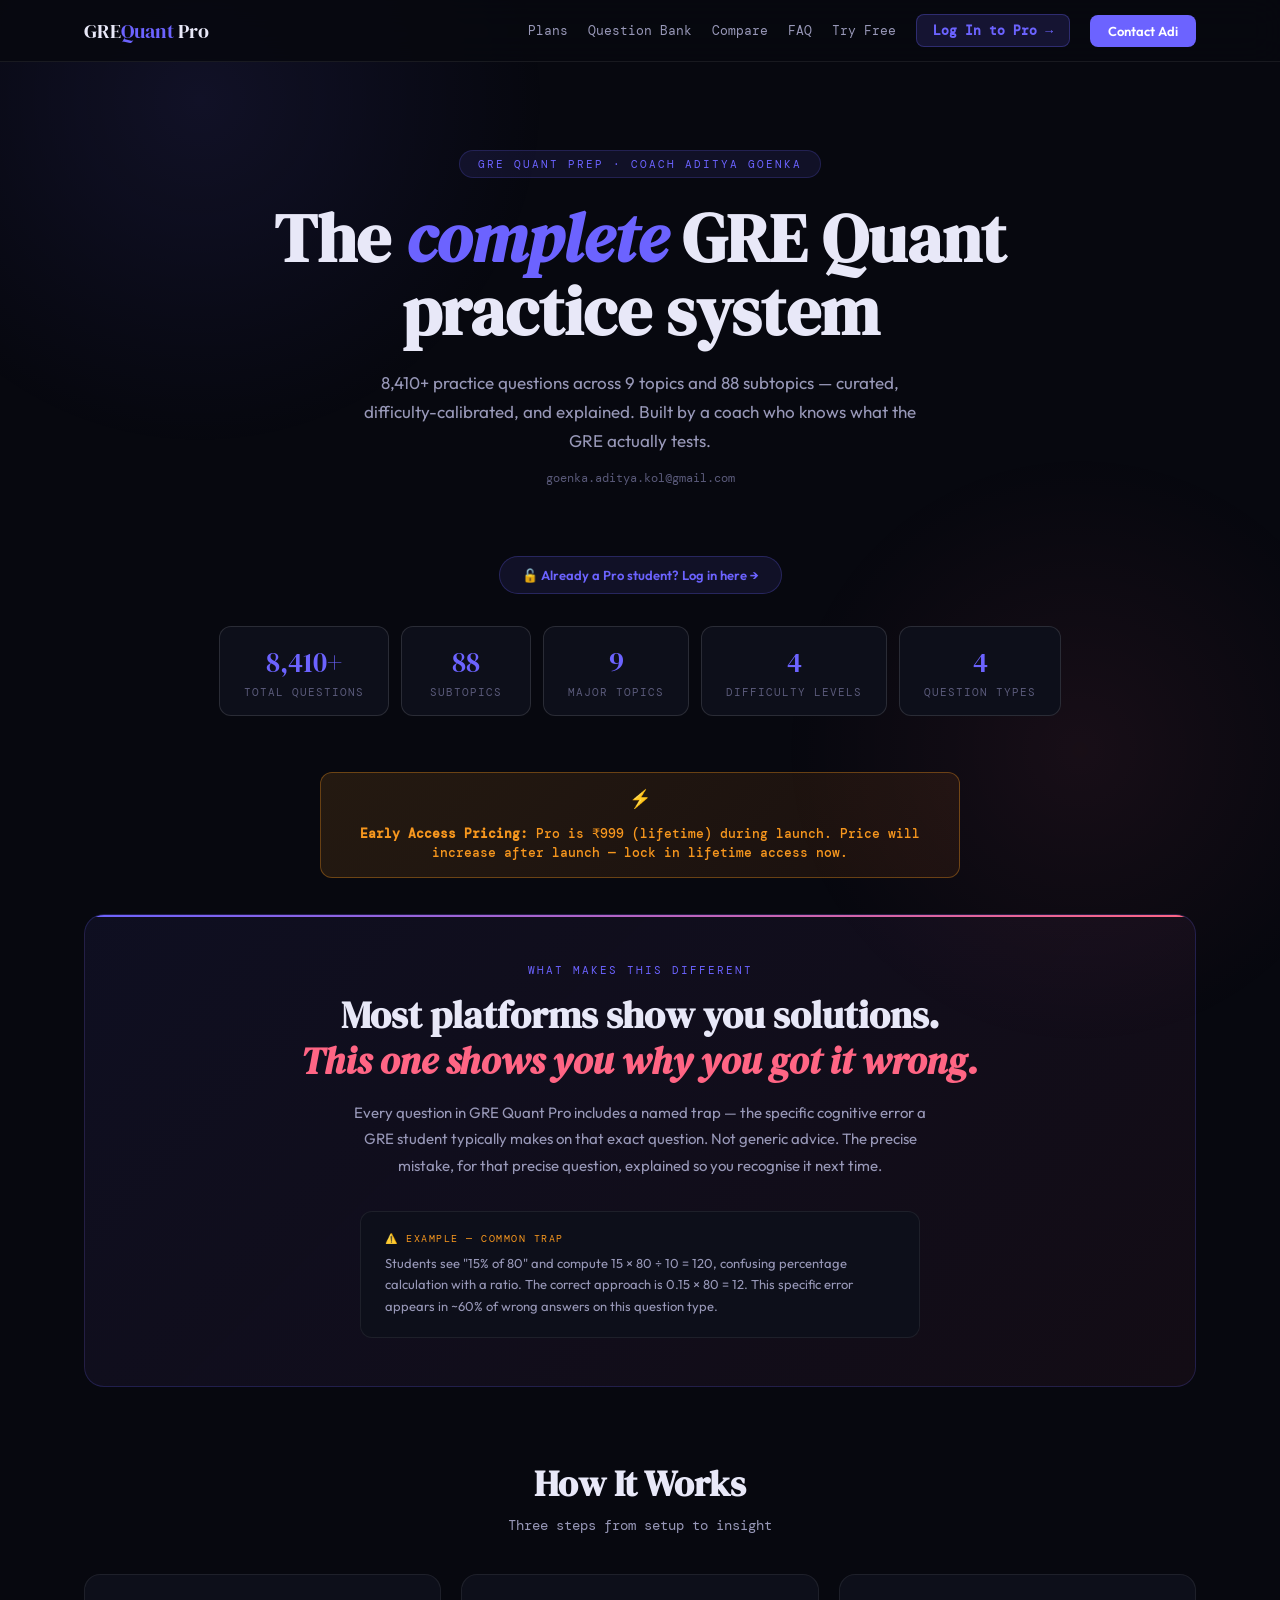
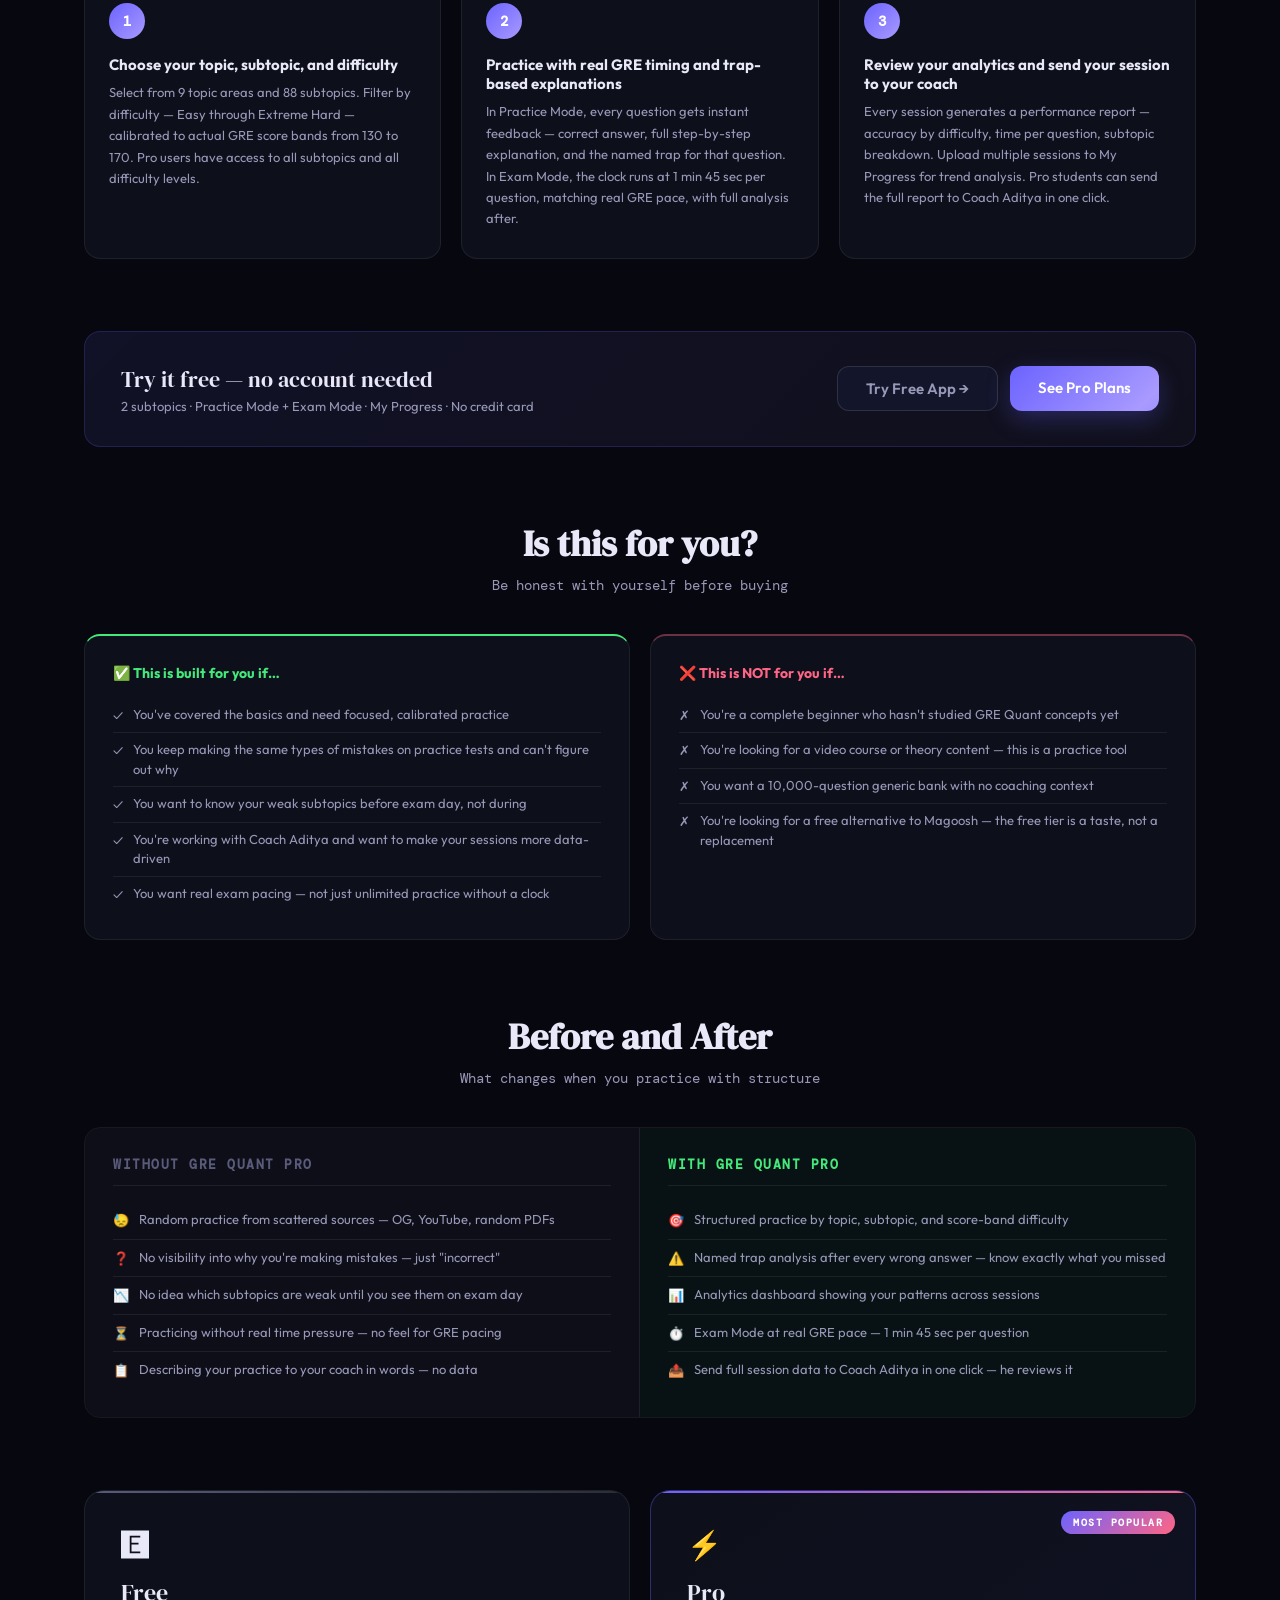
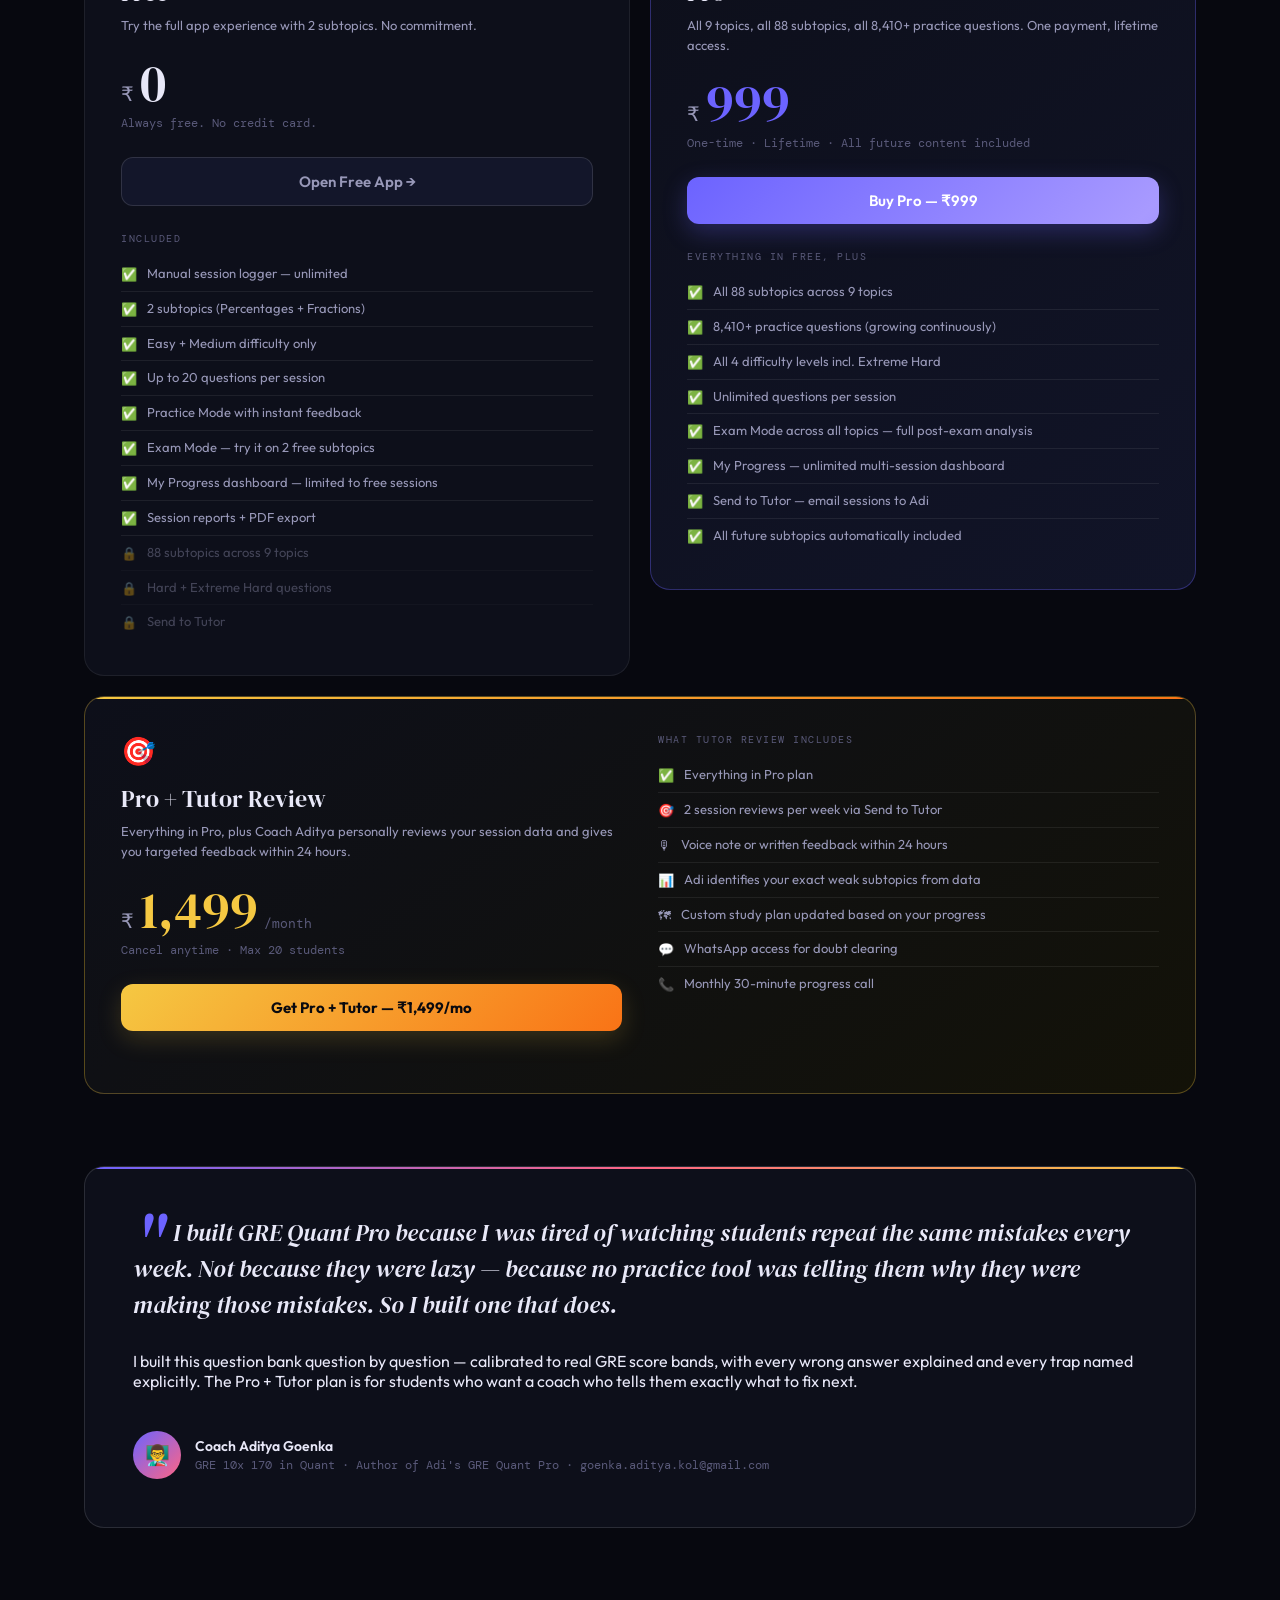
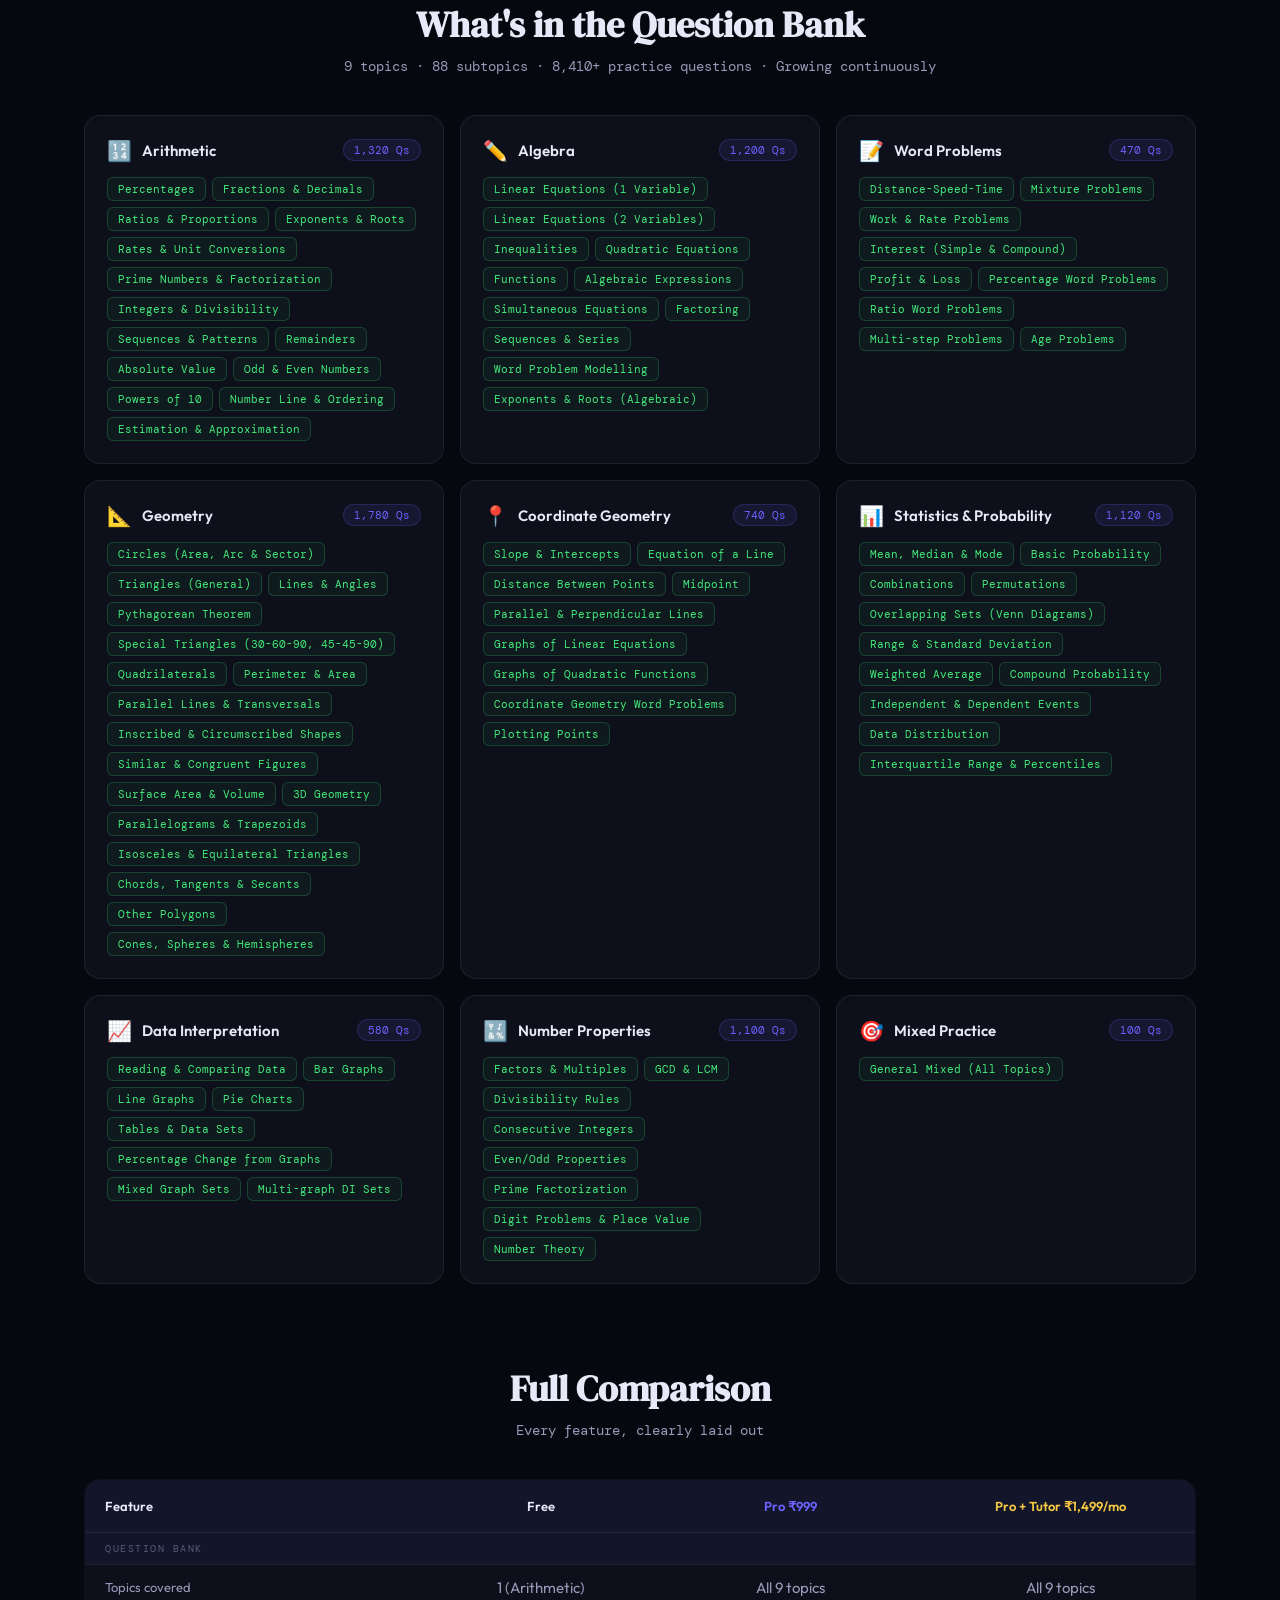
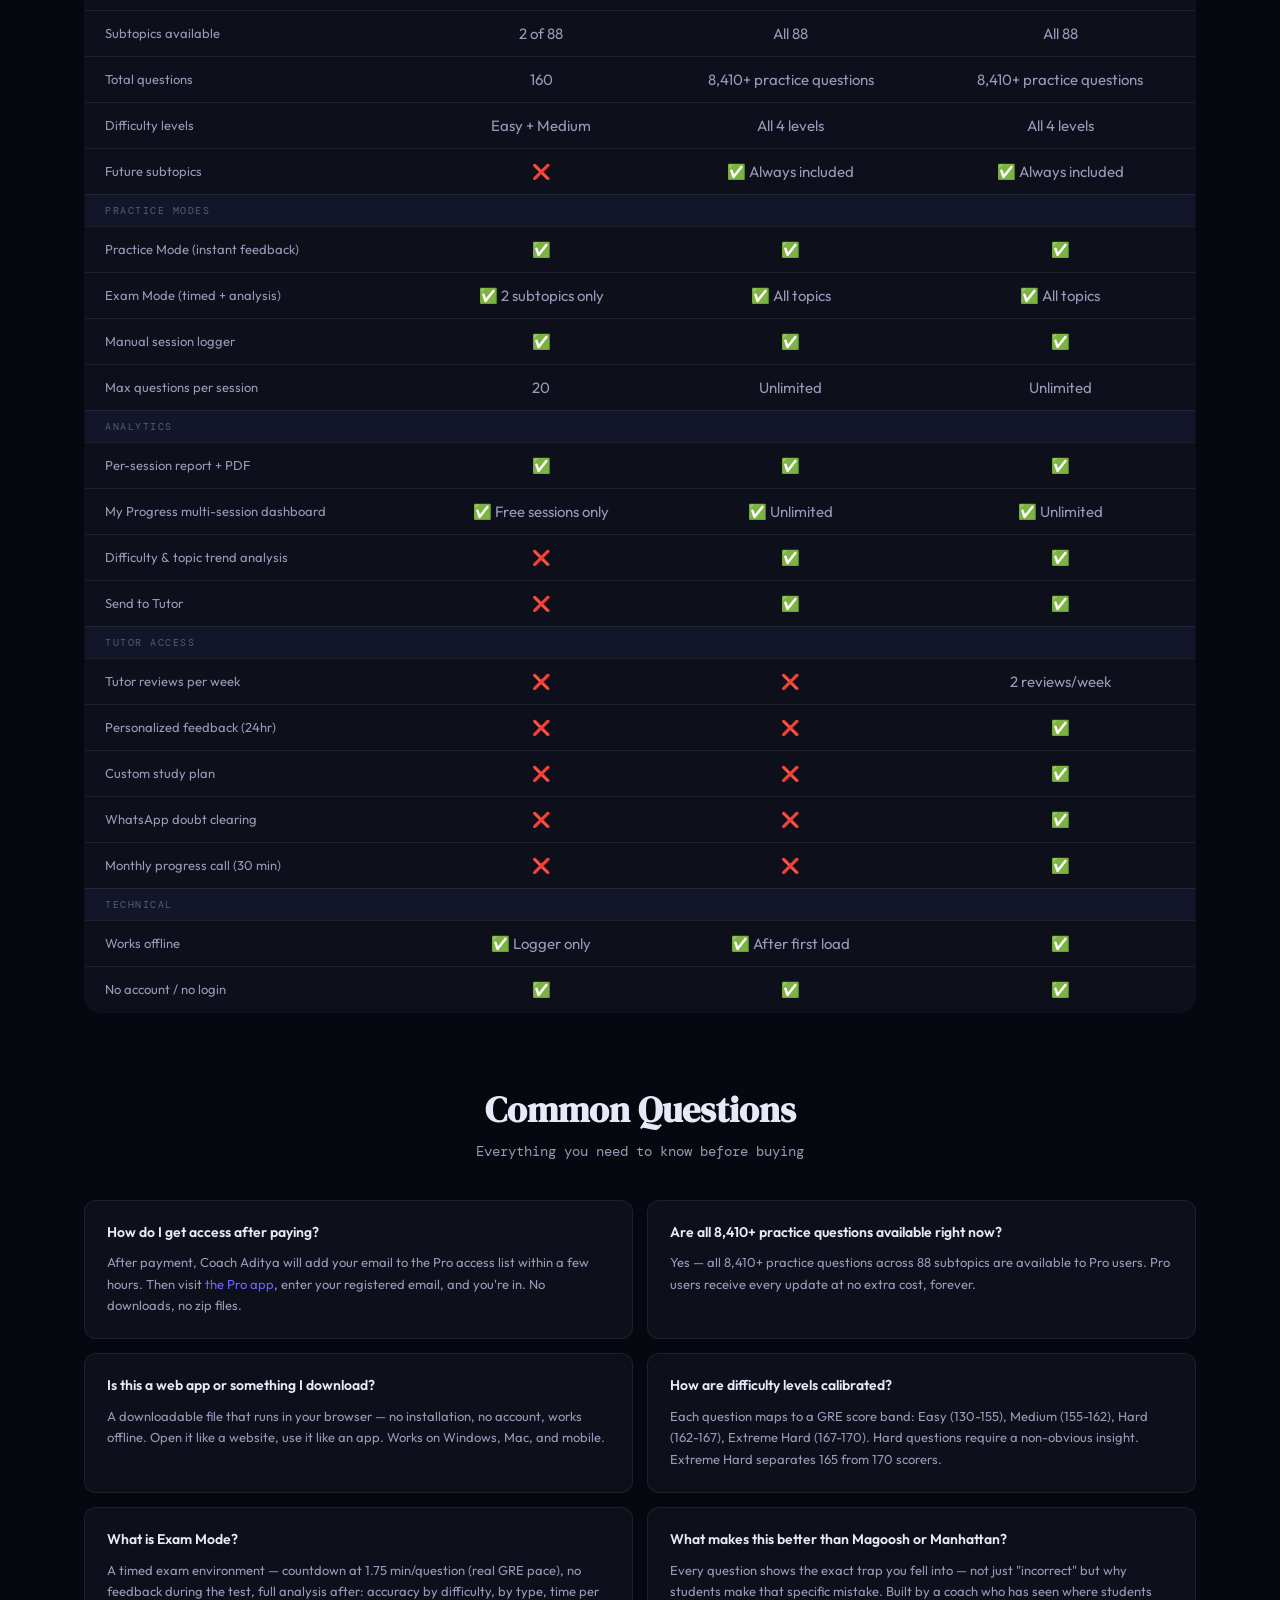
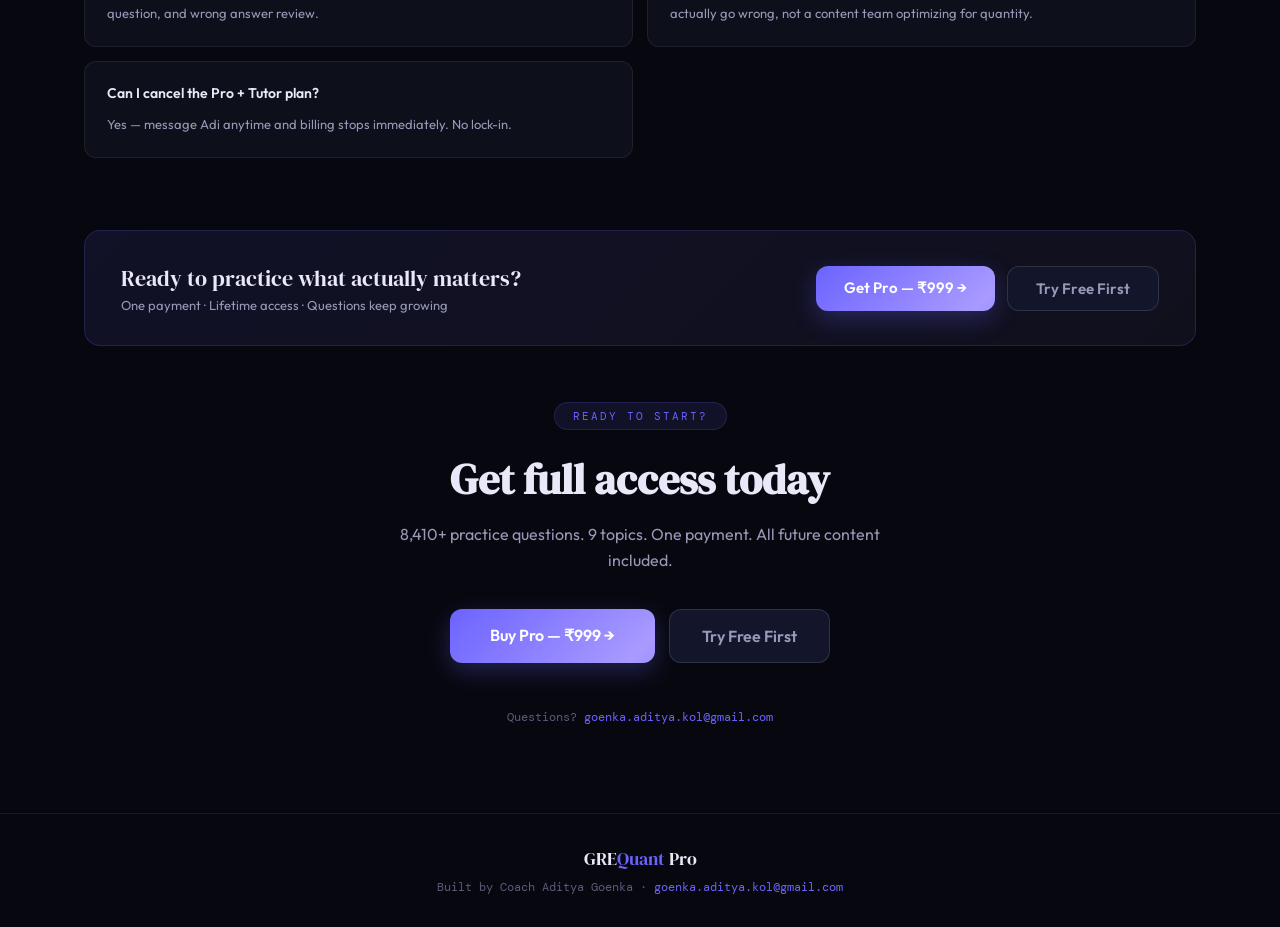
<file: index_original_backup.html>
<!DOCTYPE html>
<html lang="en">
<head>
<meta charset="UTF-8">
<meta name="viewport" content="width=device-width, initial-scale=1.0">
<title>GRE Quant Pro · Coach Aditya Goenka</title>
<link href="https://fonts.googleapis.com/css2?family=DM+Serif+Display:ital@0;1&family=DM+Mono:wght@400;500&family=Outfit:wght@300;400;500;600;700&display=swap" rel="stylesheet">
<style>
  *,*::before,*::after{box-sizing:border-box;margin:0;padding:0}
  :root{
    --bg:#07080f;--s1:#0d0f1a;--s2:#13162a;--s3:#1a1e35;
    --border:rgba(255,255,255,0.07);--border2:rgba(255,255,255,0.12);
    --accent:#6c63ff;--accent2:#ff6584;--gold:#f5c842;
    --success:#43e97b;--warning:#f7971e;
    --text:#e8e8f8;--text2:#9898b8;--text3:#5a5a7a;
    --ff:"Outfit",sans-serif;--fd:"DM Serif Display",serif;--fm:"DM Mono",monospace;
  }
  html{scroll-behavior:smooth}
  body{background:var(--bg);color:var(--text);font-family:var(--ff);overflow-x:hidden}
  .glow-1{position:fixed;width:700px;height:700px;border-radius:50%;background:radial-gradient(circle,rgba(108,99,255,0.10) 0%,transparent 70%);top:-250px;left:-150px;pointer-events:none;z-index:0}
  .glow-2{position:fixed;width:600px;height:600px;border-radius:50%;background:radial-gradient(circle,rgba(255,101,132,0.07) 0%,transparent 70%);bottom:-150px;right:-100px;pointer-events:none;z-index:0}
  .wrap{position:relative;z-index:1;max-width:1160px;margin:0 auto;padding:0 24px}
  nav{position:sticky;top:0;background:rgba(7,8,15,0.88);backdrop-filter:blur(16px);border-bottom:1px solid var(--border);z-index:100;padding:14px 0}
  .nav-inner{max-width:1160px;margin:0 auto;padding:0 24px;display:flex;align-items:center;justify-content:space-between}
  .nav-logo{font-family:var(--fd);font-size:20px;color:var(--text);text-decoration:none}
  .nav-logo span{color:var(--accent)}
  .nav-links{display:flex;align-items:center;gap:20px}
  .nav-links a{font-size:13px;color:var(--text2);text-decoration:none;transition:color 0.2s;font-family:var(--fm)}
  .nav-links a:hover{color:var(--text)}
  .nav-cta{background:var(--accent);color:white !important;padding:8px 18px;border-radius:8px;font-weight:600 !important;font-family:var(--ff) !important;font-size:13px !important}
  .hero{padding:88px 0 56px;text-align:center}
  .hero-tag{display:inline-block;font-family:var(--fm);font-size:11px;color:var(--accent);background:rgba(108,99,255,0.1);border:1px solid rgba(108,99,255,0.2);padding:6px 18px;border-radius:20px;letter-spacing:2px;text-transform:uppercase;margin-bottom:24px}
  .hero h1{font-family:var(--fd);font-size:clamp(38px,6vw,68px);line-height:1.08;margin-bottom:20px}
  .hero h1 em{font-style:italic;color:var(--accent)}
  .hero p{font-size:17px;color:var(--text2);max-width:580px;margin:0 auto 12px;line-height:1.7}
  .hero-sub{font-family:var(--fm);font-size:12px !important;color:var(--text3) !important}
  .stat-pills{display:flex;flex-wrap:wrap;gap:12px;justify-content:center;margin:32px 0 56px}
  .stat-pill{background:var(--s1);border:1px solid var(--border2);border-radius:12px;padding:16px 24px;text-align:center;min-width:130px}
  .stat-pill-num{font-family:var(--fd);font-size:28px;color:var(--accent)}
  .stat-pill-lbl{font-family:var(--fm);font-size:11px;color:var(--text3);text-transform:uppercase;letter-spacing:1px;margin-top:4px}
  .plans{display:grid;grid-template-columns:1fr 1fr;gap:20px;margin-bottom:72px;align-items:start}
  .plan-card{background:var(--s1);border:1px solid var(--border);border-radius:20px;padding:36px;position:relative;overflow:hidden;transition:transform 0.25s}
  .plan-card:hover{transform:translateY(-3px)}
  .plan-card.free::before{content:"";position:absolute;top:0;left:0;right:0;height:2px;background:linear-gradient(90deg,var(--text3),var(--border2))}
  .plan-card.pro{border-color:rgba(108,99,255,0.35);background:linear-gradient(145deg,#0d0f1a,#111428)}
  .plan-card.pro::before{content:"";position:absolute;top:0;left:0;right:0;height:2px;background:linear-gradient(90deg,var(--accent),var(--accent2))}
  .plan-card.tutor{border-color:rgba(245,200,66,0.3);background:linear-gradient(145deg,#0d0f1a,#131208)}
  .plan-card.tutor::before{content:"";position:absolute;top:0;left:0;right:0;height:2px;background:linear-gradient(90deg,var(--gold),#f97316)}
  .popular-badge{position:absolute;top:20px;right:20px;background:linear-gradient(135deg,var(--accent),var(--accent2));color:white;font-size:10px;font-weight:700;font-family:var(--fm);letter-spacing:1.5px;text-transform:uppercase;padding:5px 12px;border-radius:20px}
  .plan-icon{font-size:28px;margin-bottom:14px;display:block}
  .plan-name{font-family:var(--fd);font-size:24px;margin-bottom:6px}
  .plan-tagline{font-size:13px;color:var(--text2);margin-bottom:22px;line-height:1.55}
  .price-wrap{display:flex;align-items:baseline;gap:6px;margin-bottom:6px}
  .price-currency{font-size:20px;color:var(--text2);font-family:var(--fm)}
  .price-amount{font-family:var(--fd);font-size:52px;line-height:1}
  .plan-card.pro .price-amount{color:var(--accent)}
  .plan-card.tutor .price-amount{color:var(--gold)}
  .price-period{font-size:13px;color:var(--text3);font-family:var(--fm)}
  .price-note{font-size:12px;color:var(--text3);font-family:var(--fm);margin-bottom:26px;min-height:16px}
  .plan-cta{display:block;width:100%;padding:14px 20px;border-radius:12px;font-size:15px;font-weight:600;font-family:var(--ff);text-align:center;text-decoration:none;cursor:pointer;border:none;transition:all 0.2s;margin-bottom:26px}
  .free-cta{background:var(--s2);color:var(--text2);border:1px solid var(--border2)}
  .free-cta:hover{background:var(--s3);color:var(--text)}
  .pro-cta{color:white;box-shadow:0 8px 24px rgba(108,99,255,0.28);background-size:200% auto;background-image:linear-gradient(135deg,var(--accent) 0%,#a89aff 50%,var(--accent) 100%);animation:shimmer 3s linear infinite}
  .pro-cta:hover{box-shadow:0 12px 32px rgba(108,99,255,0.42);transform:translateY(-1px)}
  .tutor-cta{background:linear-gradient(135deg,var(--gold),#f97316);color:#0a0a0f;font-weight:700;box-shadow:0 8px 24px rgba(245,200,66,0.18)}
  .tutor-cta:hover{box-shadow:0 12px 32px rgba(245,200,66,0.32);transform:translateY(-1px)}
  .features-label{font-family:var(--fm);font-size:10px;text-transform:uppercase;letter-spacing:1.5px;color:var(--text3);margin-bottom:12px}
  .feature-list{list-style:none}
  .feature-list li{display:flex;align-items:flex-start;gap:10px;font-size:13px;color:var(--text2);padding:7px 0;border-bottom:1px solid var(--border);line-height:1.45}
  .feature-list li:last-child{border-bottom:none}
  .feature-list li.locked{opacity:0.38}
  .f-icon{font-size:13px;flex-shrink:0;margin-top:1px}
  .tutor-full{grid-column:1 / -1;display:grid;grid-template-columns:1fr 1fr;gap:36px;align-items:start}
  .bank-section{margin-bottom:80px}
  .section-title{font-family:var(--fd);font-size:36px;text-align:center;margin-bottom:8px}
  .section-sub{text-align:center;font-size:14px;color:var(--text2);margin-bottom:40px;font-family:var(--fm)}
  .topic-grid{display:grid;grid-template-columns:repeat(auto-fill,minmax(320px,1fr));gap:16px}
  .topic-card{background:var(--s1);border:1px solid var(--border);border-radius:16px;padding:22px;transition:border-color 0.2s}
  .topic-card:hover{border-color:var(--border2)}
  .topic-header{display:flex;align-items:center;justify-content:space-between;margin-bottom:14px}
  .topic-title-row{display:flex;align-items:center;gap:10px}
  .topic-icon{font-size:20px}
  .topic-name{font-size:15px;font-weight:600;color:var(--text)}
  .topic-count-badge{font-family:var(--fm);font-size:11px;padding:3px 10px;border-radius:20px;background:rgba(108,99,255,0.1);color:var(--accent);border:1px solid rgba(108,99,255,0.2);white-space:nowrap}
  .topic-progress{height:3px;background:var(--s3);border-radius:2px;margin-bottom:14px;overflow:hidden}
  .topic-progress-fill{height:100%;border-radius:2px;background:linear-gradient(90deg,var(--accent),var(--accent2));animation:growBar 1.2s cubic-bezier(0.22,1,0.36,1) forwards;width:0}
  .subtopics-list{display:flex;flex-wrap:wrap;gap:6px}
  .sub-tag{font-family:var(--fm);font-size:11px;padding:4px 10px;border-radius:6px;border:1px solid var(--border);color:var(--text3);background:var(--s2)}
  .sub-tag.done{color:var(--success);border-color:rgba(67,233,123,0.2);background:rgba(67,233,123,0.05)}
  .status-row{display:flex;align-items:center;gap:8px;margin-bottom:12px}
  .status-dot{width:6px;height:6px;border-radius:50%;flex-shrink:0}
  .status-dot.done{background:var(--success)}
  .status-dot.partial{background:var(--warning)}
  .status-dot.coming{background:var(--text3)}
  .status-text{font-family:var(--fm);font-size:11px}
  .compare-table{width:100%;border-collapse:collapse;background:var(--s1);border:1px solid var(--border);border-radius:16px;overflow:hidden}
  .compare-table th{padding:18px 20px;font-size:13px;font-weight:600;text-align:left;background:var(--s2);border-bottom:1px solid var(--border)}
  .compare-table th:not(:first-child){text-align:center}
  .compare-table th.col-pro{color:var(--accent)}
  .compare-table th.col-tutor{color:var(--gold)}
  .compare-table td{padding:13px 20px;font-size:13px;color:var(--text2);border-bottom:1px solid var(--border)}
  .compare-table tr:last-child td{border-bottom:none}
  .compare-table td:not(:first-child){text-align:center;font-size:15px}
  .compare-table tr:hover td{background:rgba(255,255,255,0.015)}
  .cat-header td{background:var(--s2);font-family:var(--fm);font-size:10px;text-transform:uppercase;letter-spacing:1.5px;color:var(--text3);padding:9px 20px}
  .faq-grid{display:grid;grid-template-columns:1fr 1fr;gap:14px}
  .faq-item{background:var(--s1);border:1px solid var(--border);border-radius:12px;padding:22px}
  .faq-q{font-size:14px;font-weight:600;color:var(--text);margin-bottom:10px;line-height:1.4}
  .faq-a{font-size:13px;color:var(--text2);line-height:1.65}
  .faq-a a{color:var(--accent);text-decoration:none}
  .tutor-section{background:var(--s1);border:1px solid var(--border2);border-radius:20px;padding:48px;margin-bottom:72px;text-align:center;position:relative;overflow:hidden}
  .tutor-section::before{content:"";position:absolute;top:0;left:0;right:0;height:2px;background:linear-gradient(90deg,var(--accent),var(--accent2),var(--gold))}
  .tutor-avatar{width:72px;height:72px;border-radius:50%;background:linear-gradient(135deg,var(--accent),var(--accent2));display:flex;align-items:center;justify-content:center;font-size:28px;margin:0 auto 18px;border:3px solid rgba(108,99,255,0.3)}
  .tutor-name{font-family:var(--fd);font-size:26px;margin-bottom:8px}
  .tutor-bio{font-size:14px;color:var(--text2);max-width:520px;margin:0 auto 24px;line-height:1.7}
  .tutor-contact{font-family:var(--fm);font-size:13px;color:var(--accent);text-decoration:none}

  /* ── How It Works ─────────────────────────────────────────────── */
  .how-section{margin-bottom:72px}
  .how-steps{display:grid;grid-template-columns:repeat(3,1fr);gap:20px;margin-top:40px}
  .how-step{background:var(--s1);border:1px solid var(--border);border-radius:16px;padding:28px 24px;position:relative;transition:border-color 0.2s}
  .how-step:hover{border-color:var(--border2)}
  .how-step-num{width:36px;height:36px;border-radius:50%;background:linear-gradient(135deg,var(--accent),#a89aff);display:flex;align-items:center;justify-content:center;font-family:var(--fm);font-size:14px;font-weight:700;color:white;margin-bottom:16px}
  .how-step-title{font-size:15px;font-weight:700;color:var(--text);margin-bottom:8px}
  .how-step-body{font-size:13px;color:var(--text2);line-height:1.65}
  /* ── Differentiator ───────────────────────────────────────────── */
  .diff-section{margin-bottom:72px}
  .diff-card{background:linear-gradient(135deg,rgba(108,99,255,0.08),rgba(255,101,132,0.05));border:1px solid rgba(108,99,255,0.2);border-radius:20px;padding:48px;text-align:center;position:relative;overflow:hidden}
  .diff-card::before{content:"";position:absolute;top:0;left:0;right:0;height:2px;background:linear-gradient(90deg,var(--accent),var(--accent2))}
  .diff-eyebrow{font-family:var(--fm);font-size:11px;color:var(--accent);text-transform:uppercase;letter-spacing:2px;margin-bottom:16px}
  .diff-headline{font-family:var(--fd);font-size:clamp(24px,3.5vw,38px);margin-bottom:16px;line-height:1.2}
  .diff-headline em{font-style:italic;color:var(--accent2)}
  .diff-body{font-size:15px;color:var(--text2);max-width:580px;margin:0 auto 32px;line-height:1.75}
  .diff-trap-example{background:var(--s1);border:1px solid var(--border);border-radius:12px;padding:20px 24px;max-width:560px;margin:0 auto;text-align:left}
  .diff-trap-label{font-family:var(--fm);font-size:10px;text-transform:uppercase;letter-spacing:1.5px;color:var(--warning);margin-bottom:8px}
  .diff-trap-text{font-size:13px;color:var(--text2);line-height:1.65}
  /* ── Who It's For ─────────────────────────────────────────────── */
  .who-section{margin-bottom:72px}
  .who-grid{display:grid;grid-template-columns:1fr 1fr;gap:20px;margin-top:40px}
  .who-card{background:var(--s1);border:1px solid var(--border);border-radius:16px;padding:28px}
  .who-card.yes{border-top:2px solid var(--success)}
  .who-card.no{border-top:2px solid rgba(255,101,132,0.4)}
  .who-card-title{font-size:14px;font-weight:700;margin-bottom:16px;color:var(--text)}
  .who-card.yes .who-card-title{color:var(--success)}
  .who-card.no .who-card-title{color:var(--accent2)}
  .who-item{display:flex;align-items:flex-start;gap:10px;font-size:13px;color:var(--text2);padding:7px 0;border-bottom:1px solid var(--border);line-height:1.5}
  .who-item:last-child{border-bottom:none}
  .who-icon{flex-shrink:0;font-size:13px;margin-top:1px}
  /* ── Before / After ───────────────────────────────────────────── */
  .ba-section{margin-bottom:72px}
  .ba-grid{display:grid;grid-template-columns:1fr 1fr;gap:0;border:1px solid var(--border);border-radius:16px;overflow:hidden;margin-top:40px}
  .ba-col{padding:28px}
  .ba-col.before{background:rgba(90,90,122,0.08);border-right:1px solid var(--border)}
  .ba-col.after{background:rgba(67,233,123,0.04)}
  .ba-col-title{font-size:13px;font-weight:700;font-family:var(--fm);text-transform:uppercase;letter-spacing:1.5px;margin-bottom:16px;padding-bottom:12px;border-bottom:1px solid var(--border)}
  .ba-col.before .ba-col-title{color:var(--text3)}
  .ba-col.after .ba-col-title{color:var(--success)}
  .ba-item{display:flex;align-items:flex-start;gap:10px;font-size:13px;color:var(--text2);padding:8px 0;border-bottom:1px solid var(--border);line-height:1.5}
  .ba-item:last-child{border-bottom:none}
  .ba-icon{flex-shrink:0;margin-top:1px}
  /* ── Founder Story ────────────────────────────────────────────── */
  .founder-section{margin-bottom:72px}
  .founder-card{background:var(--s1);border:1px solid var(--border2);border-radius:20px;padding:48px;position:relative;overflow:hidden}
  .founder-card::before{content:"";position:absolute;top:0;left:0;right:0;height:2px;background:linear-gradient(90deg,var(--accent),var(--accent2),var(--gold))}
  .founder-quote{font-family:var(--fd);font-size:clamp(18px,2.5vw,24px);line-height:1.5;color:var(--text);margin-bottom:28px;font-style:italic}
  .founder-quote::before{content:'"';color:var(--accent);font-size:3em;line-height:0;vertical-align:-0.35em;margin-right:6px}
  .founder-attr{display:flex;align-items:center;gap:14px}
  .founder-avatar{width:48px;height:48px;border-radius:50%;background:linear-gradient(135deg,var(--accent),var(--accent2));display:flex;align-items:center;justify-content:center;font-size:20px;flex-shrink:0}
  .founder-name{font-size:14px;font-weight:600;color:var(--text)}
  .founder-title{font-size:12px;color:var(--text3);font-family:var(--fm);margin-top:2px}
  /* ── Mid-page CTA strip ───────────────────────────────────────── */
  .cta-strip{background:linear-gradient(135deg,rgba(108,99,255,0.1),rgba(168,154,255,0.06));border:1px solid rgba(108,99,255,0.2);border-radius:16px;padding:32px 36px;display:flex;align-items:center;justify-content:space-between;gap:20px;margin-bottom:72px;flex-wrap:wrap}
  .cta-strip-text{font-family:var(--fd);font-size:22px;color:var(--text)}
  .cta-strip-sub{font-size:13px;color:var(--text2);margin-top:4px}
  .cta-strip-btns{display:flex;gap:12px;flex-shrink:0;flex-wrap:wrap}
  @media(max-width:800px){
    .how-steps{grid-template-columns:1fr}
    .who-grid{grid-template-columns:1fr}
    .ba-grid{grid-template-columns:1fr}
    .ba-col.before{border-right:none;border-bottom:1px solid var(--border)}
    .cta-strip{flex-direction:column;text-align:center}
    .founder-card{padding:32px 24px}
  }
  footer{border-top:1px solid var(--border);padding:32px 0;text-align:center}
  .footer-inner{max-width:1160px;margin:0 auto;padding:0 24px}
  .footer-logo{font-family:var(--fd);font-size:18px;margin-bottom:8px}
  .footer-logo span{color:var(--accent)}
  footer p{font-size:12px;color:var(--text3);font-family:var(--fm)}
  footer a{color:var(--accent);text-decoration:none}
  .fade-in{opacity:0;transform:translateY(16px);transition:opacity 0.55s ease,transform 0.55s ease}
  .fade-in.visible{opacity:1;transform:translateY(0)}
  @keyframes shimmer{0%{background-position:-200% center}100%{background-position:200% center}}
  @keyframes growBar{from{width:0}to{width:var(--target-width)}}
  @media(max-width:800px){
    .plans{grid-template-columns:1fr}
    .tutor-full{grid-template-columns:1fr}
    .faq-grid{grid-template-columns:1fr}
    .topic-grid{grid-template-columns:1fr}
    .hero{padding:60px 0 40px}
    .nav-links{display:none}
    .tutor-section{padding:32px 20px}
  }
</style>
</head>
<body>
<div class="glow-1"></div><div class="glow-2"></div>
<nav>
  <div class="nav-inner">
    <a href="https://tinyurl.com/grequantpro-pro" class="nav-logo">GRE<span>Quant</span> Pro</a>
    <div class="nav-links">
      <a href="#plans">Plans</a>
      <a href="#bank">Question Bank</a>
      <a href="#compare">Compare</a>
      <a href="#faq">FAQ</a>
      <a href="gre_practice_logger_free.html">Try Free</a>
      <a href="https://tinyurl.com/grequantpro-pro" style="background:rgba(108,99,255,0.15);border:1px solid rgba(108,99,255,0.3);padding:7px 16px;border-radius:8px;color:var(--accent) !important;font-weight:600 !important;">Log In to Pro →</a>
      <a href="mailto:goenka.aditya.kol@gmail.com" class="nav-cta">Contact Adi</a>
    </div>
  </div>
</nav>
<div class="wrap">
  <section class="hero fade-in">
    <div class="hero-tag">GRE Quant Prep &middot; Coach Aditya Goenka</div>
    <h1>The <em>complete</em> GRE Quant<br>practice system</h1>
    <p>8,410+ practice questions across 9 topics and 88 subtopics &mdash; curated, difficulty-calibrated, and explained. Built by a coach who knows what the GRE actually tests.</p>
    <p class="hero-sub">goenka.aditya.kol@gmail.com</p>
  </section>
  <!-- Log In hero CTA for existing Pro students -->
  <div style="text-align:center;margin-bottom:20px;">
    <a href="https://tinyurl.com/grequantpro-pro"
      style="display:inline-flex;align-items:center;gap:8px;background:rgba(108,99,255,0.1);border:1px solid rgba(108,99,255,0.25);border-radius:24px;padding:10px 22px;color:var(--accent);text-decoration:none;font-size:13px;font-weight:600;font-family:var(--ff);transition:all 0.2s;"
      onmouseover="this.style.background='rgba(108,99,255,0.18)'" onmouseout="this.style.background='rgba(108,99,255,0.1)'">
      🔓 Already a Pro student? Log in here →
    </a>
  </div>
  <div class="stat-pills fade-in">
    <div class="stat-pill"><div class="stat-pill-num">8,410+</div><div class="stat-pill-lbl">Total Questions</div></div>
    <div class="stat-pill"><div class="stat-pill-num">88</div><div class="stat-pill-lbl">Subtopics</div></div>
    <div class="stat-pill"><div class="stat-pill-num">9</div><div class="stat-pill-lbl">Major Topics</div></div>
    <div class="stat-pill"><div class="stat-pill-num">4</div><div class="stat-pill-lbl">Difficulty Levels</div></div>
    <div class="stat-pill"><div class="stat-pill-num">4</div><div class="stat-pill-lbl">Question Types</div></div>
  </div>
  <!-- Early Access Banner -->
  <div style="max-width:680px;margin:0 auto 36px;padding:0 20px;">
    <div style="background:linear-gradient(135deg,rgba(247,151,30,0.12),rgba(249,115,22,0.08));border:1px solid rgba(247,151,30,0.35);border-radius:12px;padding:14px 22px;display:flex;align-items:center;gap:14px;flex-wrap:wrap;justify-content:center;text-align:center;">
      <span style="font-size:18px;">⚡</span>
      <span style="font-size:13px;color:#f7971e;font-family:'DM Mono',monospace;font-weight:500;line-height:1.5;">
        <strong>Early Access Pricing:</strong> Pro is ₹999 (lifetime) during launch. Price will increase after launch &mdash; lock in lifetime access now.
      </span>
    </div>
  </div>

  <!-- ══ 2.1 Differentiator ══════════════════════════════════════ -->
  <section class="diff-section fade-in">
    <div class="diff-card">
      <div class="diff-eyebrow">What makes this different</div>
      <h2 class="diff-headline">Most platforms show you solutions.<br><em>This one shows you why you got it wrong.</em></h2>
      <p class="diff-body">Every question in GRE Quant Pro includes a named trap — the specific cognitive error a GRE student typically makes on that exact question. Not generic advice. The precise mistake, for that precise question, explained so you recognise it next time.</p>
      <div class="diff-trap-example">
        <div class="diff-trap-label">⚠️ Example — Common Trap</div>
        <div class="diff-trap-text">Students see "15% of 80" and compute 15 × 80 ÷ 10 = 120, confusing percentage calculation with a ratio. The correct approach is 0.15 × 80 = 12. This specific error appears in ~60% of wrong answers on this question type.</div>
      </div>
    </div>
  </section>

  <!-- ══ 1.3 How It Works ═════════════════════════════════════════ -->
  <section class="how-section fade-in">
    <h2 class="section-title">How It Works</h2>
    <p class="section-sub">Three steps from setup to insight</p>
    <div class="how-steps">
      <div class="how-step">
        <div class="how-step-num">1</div>
        <div class="how-step-title">Choose your topic, subtopic, and difficulty</div>
        <div class="how-step-body">Select from 9 topic areas and 88 subtopics. Filter by difficulty — Easy through Extreme Hard — calibrated to actual GRE score bands from 130 to 170. Pro users have access to all subtopics and all difficulty levels.</div>
      </div>
      <div class="how-step">
        <div class="how-step-num">2</div>
        <div class="how-step-title">Practice with real GRE timing and trap-based explanations</div>
        <div class="how-step-body">In Practice Mode, every question gets instant feedback — correct answer, full step-by-step explanation, and the named trap for that question. In Exam Mode, the clock runs at 1 min 45 sec per question, matching real GRE pace, with full analysis after.</div>
      </div>
      <div class="how-step">
        <div class="how-step-num">3</div>
        <div class="how-step-title">Review your analytics and send your session to your coach</div>
        <div class="how-step-body">Every session generates a performance report — accuracy by difficulty, time per question, subtopic breakdown. Upload multiple sessions to My Progress for trend analysis. Pro students can send the full report to Coach Aditya in one click.</div>
      </div>
    </div>
  </section>

  <!-- ══ Mid-page CTA strip (3.1) ════════════════════════════════ -->
  <div class="cta-strip fade-in">
    <div>
      <div class="cta-strip-text">Try it free — no account needed</div>
      <div class="cta-strip-sub">2 subtopics · Practice Mode + Exam Mode · My Progress · No credit card</div>
    </div>
    <div class="cta-strip-btns">
      <a href="https://adityagoenka24.github.io/gre-adi/gre_practice_logger_free.html" class="plan-cta free-cta" style="width:auto;padding:12px 28px;margin-bottom:0;">Try Free App →</a>
      <a href="#plans" class="plan-cta pro-cta" style="width:auto;padding:12px 28px;margin-bottom:0;">See Pro Plans</a>
    </div>
  </div>

  <!-- ══ 2.2 Who It's For ══════════════════════════════════════════ -->
  <section class="who-section fade-in">
    <h2 class="section-title">Is this for you?</h2>
    <p class="section-sub">Be honest with yourself before buying</p>
    <div class="who-grid">
      <div class="who-card yes">
        <div class="who-card-title">✅ This is built for you if…</div>
        <div class="who-item"><span class="who-icon">✓</span>You've covered the basics and need focused, calibrated practice</div>
        <div class="who-item"><span class="who-icon">✓</span>You keep making the same types of mistakes on practice tests and can't figure out why</div>
        <div class="who-item"><span class="who-icon">✓</span>You want to know your weak subtopics before exam day, not during</div>
        <div class="who-item"><span class="who-icon">✓</span>You're working with Coach Aditya and want to make your sessions more data-driven</div>
        <div class="who-item"><span class="who-icon">✓</span>You want real exam pacing — not just unlimited practice without a clock</div>
      </div>
      <div class="who-card no">
        <div class="who-card-title">❌ This is NOT for you if…</div>
        <div class="who-item"><span class="who-icon">✗</span>You're a complete beginner who hasn't studied GRE Quant concepts yet</div>
        <div class="who-item"><span class="who-icon">✗</span>You're looking for a video course or theory content — this is a practice tool</div>
        <div class="who-item"><span class="who-icon">✗</span>You want a 10,000-question generic bank with no coaching context</div>
        <div class="who-item"><span class="who-icon">✗</span>You're looking for a free alternative to Magoosh — the free tier is a taste, not a replacement</div>
      </div>
    </div>
  </section>

  <!-- ══ 2.3 Before / After ════════════════════════════════════════ -->
  <section class="ba-section fade-in">
    <h2 class="section-title">Before and After</h2>
    <p class="section-sub">What changes when you practice with structure</p>
    <div class="ba-grid">
      <div class="ba-col before">
        <div class="ba-col-title">Without GRE Quant Pro</div>
        <div class="ba-item"><span class="ba-icon">😓</span>Random practice from scattered sources — OG, YouTube, random PDFs</div>
        <div class="ba-item"><span class="ba-icon">❓</span>No visibility into why you're making mistakes — just "incorrect"</div>
        <div class="ba-item"><span class="ba-icon">📉</span>No idea which subtopics are weak until you see them on exam day</div>
        <div class="ba-item"><span class="ba-icon">⏳</span>Practicing without real time pressure — no feel for GRE pacing</div>
        <div class="ba-item"><span class="ba-icon">📋</span>Describing your practice to your coach in words — no data</div>
      </div>
      <div class="ba-col after">
        <div class="ba-col-title">With GRE Quant Pro</div>
        <div class="ba-item"><span class="ba-icon">🎯</span>Structured practice by topic, subtopic, and score-band difficulty</div>
        <div class="ba-item"><span class="ba-icon">⚠️</span>Named trap analysis after every wrong answer — know exactly what you missed</div>
        <div class="ba-item"><span class="ba-icon">📊</span>Analytics dashboard showing your patterns across sessions</div>
        <div class="ba-item"><span class="ba-icon">⏱️</span>Exam Mode at real GRE pace — 1 min 45 sec per question</div>
        <div class="ba-item"><span class="ba-icon">📤</span>Send full session data to Coach Aditya in one click — he reviews it</div>
      </div>
    </div>
  </section>

  <section class="plans fade-in" id="plans">
    <div class="plan-card free">
      <span class="plan-icon">&#127348;</span>
      <div class="plan-name">Free</div>
      <div class="plan-tagline">Try the full app experience with 2 subtopics. No commitment.</div>
      <div class="price-wrap"><span class="price-currency">&#8377;</span><span class="price-amount">0</span></div>
      <div class="price-note">Always free. No credit card.</div>
      <a href="https://adityagoenka24.github.io/gre-adi/gre_practice_logger_free.html" class="plan-cta free-cta">Open Free App &rarr;</a>
      <div class="features-label">Included</div>
      <ul class="feature-list">
        <li><span class="f-icon">&#9989;</span> Manual session logger &mdash; unlimited</li>
        <li><span class="f-icon">&#9989;</span> 2 subtopics (Percentages + Fractions)</li>
        <li><span class="f-icon">&#9989;</span> Easy + Medium difficulty only</li>
        <li><span class="f-icon">&#9989;</span> Up to 20 questions per session</li>
        <li><span class="f-icon">&#9989;</span> Practice Mode with instant feedback</li>
        <li><span class="f-icon">&#9989;</span> Exam Mode &mdash; try it on 2 free subtopics</li>
        <li><span class="f-icon">&#9989;</span> My Progress dashboard &mdash; limited to free sessions</li>
        <li><span class="f-icon">&#9989;</span> Session reports + PDF export</li>
        <li class="locked"><span class="f-icon">&#128274;</span> 88 subtopics across 9 topics</li>
        <li class="locked"><span class="f-icon">&#128274;</span> Hard + Extreme Hard questions</li>
        <li class="locked"><span class="f-icon">&#128274;</span> Send to Tutor</li>
      </ul>
    </div>
    <div class="plan-card pro">
      <div class="popular-badge">Most Popular</div>
      <span class="plan-icon">&#9889;</span>
      <div class="plan-name">Pro</div>
      <div class="plan-tagline">All 9 topics, all 88 subtopics, all 8,410+ practice questions. One payment, lifetime access.</div>
      <div class="price-wrap"><span class="price-currency">&#8377;</span><span class="price-amount">999</span></div>
      <div class="price-note">One-time &middot; Lifetime &middot; All future content included</div>
      <a href="https://rzp.io/rzp/ORSwVJu" class="plan-cta pro-cta" id="pro-buy-btn" target="_blank" rel="noopener">Buy Pro &mdash; &#8377;999</a>
      <div class="features-label">Everything in Free, plus</div>
      <ul class="feature-list">
        <li><span class="f-icon">&#9989;</span> All 88 subtopics across 9 topics</li>
        <li><span class="f-icon">&#9989;</span> 8,410+ practice questions (growing continuously)</li>
        <li><span class="f-icon">&#9989;</span> All 4 difficulty levels incl. Extreme Hard</li>
        <li><span class="f-icon">&#9989;</span> Unlimited questions per session</li>
        <li><span class="f-icon">&#9989;</span> Exam Mode across all topics &mdash; full post-exam analysis</li>
        <li><span class="f-icon">&#9989;</span> My Progress &mdash; unlimited multi-session dashboard</li>
        <li><span class="f-icon">&#9989;</span> Send to Tutor &mdash; email sessions to Adi</li>
        <li><span class="f-icon">&#9989;</span> All future subtopics automatically included</li>
      </ul>
    </div>
    <div class="plan-card tutor tutor-full">
      <div class="plan-content">
        <span class="plan-icon">&#127919;</span>
        <div class="plan-name">Pro + Tutor Review</div>
        <div class="plan-tagline">Everything in Pro, plus Coach Aditya personally reviews your session data and gives you targeted feedback within 24 hours.</div>
        <div class="price-wrap"><span class="price-currency">&#8377;</span><span class="price-amount">1,499</span><span class="price-period">/month</span></div>
        <div class="price-note">Cancel anytime &middot; Max 20 students</div>
        <a href="https://rzp.io/rzp/HPH7R8Nj" class="plan-cta tutor-cta" id="tutor-buy-btn" target="_blank" rel="noopener">Get Pro + Tutor &mdash; &#8377;1,499/mo</a>
      </div>
      <div class="plan-features">
        <div class="features-label">What tutor review includes</div>
        <ul class="feature-list">
          <li><span class="f-icon">&#9989;</span> Everything in Pro plan</li>
          <li><span class="f-icon">&#127919;</span> 2 session reviews per week via Send to Tutor</li>
          <li><span class="f-icon">&#127897;</span> Voice note or written feedback within 24 hours</li>
          <li><span class="f-icon">&#128202;</span> Adi identifies your exact weak subtopics from data</li>
          <li><span class="f-icon">&#128506;</span> Custom study plan updated based on your progress</li>
          <li><span class="f-icon">&#128172;</span> WhatsApp access for doubt clearing</li>
          <li><span class="f-icon">&#128222;</span> Monthly 30-minute progress call</li>
        </ul>
      </div>
    </div>
  </section>

  <!-- ══ 2.4 Founder Story ════════════════════════════════════════ -->
  <section class="founder-section fade-in">
    <div class="founder-card">
      <p class="founder-quote">I built GRE Quant Pro because I was tired of watching students repeat the same mistakes every week. Not because they were lazy — because no practice tool was telling them <em>why</em> they were making those mistakes. So I built one that does.</p>
      <p>I built this question bank question by question &mdash; calibrated to real GRE score bands, with every wrong answer explained and every trap named explicitly. The Pro + Tutor plan is for students who want a coach who tells them exactly what to fix next.</p>
    <br><br>
      <div class="founder-attr">
        <div class="founder-avatar">&#128104;&#8205;&#127979;</div>
        <div>
          <div class="founder-name">Coach Aditya Goenka</div>
          <div class="founder-title">GRE 10x 170 in Quant &middot; Author of Adi's GRE Quant Pro &middot; goenka.aditya.kol@gmail.com</div>
        </div>
      </div>
    </div>
  </section>

  <!-- <section class="tutor-section fade-in">
    <div class="tutor-avatar">&#128104;&#8205;&#127979;</div>
    <div class="tutor-name">Coach Aditya Goenka</div>
    <p class="tutor-bio">I built this question bank question by question &mdash; calibrated to real GRE score bands, with every wrong answer explained and every trap named explicitly. The Pro + Tutor plan is for students who want a coach who tells them exactly what to fix next.</p>
    <a href="mailto:goenka.aditya.kol@gmail.com" class="tutor-contact">goenka.aditya.kol@gmail.com</a>
  </section> -->
  <section class="bank-section fade-in" id="bank">
    <h2 class="section-title">What's in the Question Bank</h2>
    <p class="section-sub">9 topics &middot; 88 subtopics &middot; 8,410+ practice questions &middot; Growing continuously</p>
    <div class="topic-grid" id="topic-grid"></div>
  </section>
  <section style="margin-bottom:72px;" class="fade-in" id="compare">
    <h2 class="section-title">Full Comparison</h2>
    <p class="section-sub">Every feature, clearly laid out</p>
    <table class="compare-table">
      <thead><tr>
        <th>Feature</th><th>Free</th>
        <th class="col-pro">Pro &#8377;999</th>
        <th class="col-tutor">Pro + Tutor &#8377;1,499/mo</th>
      </tr></thead>
      <tbody>
        <tr class="cat-header"><td colspan="4">Question Bank</td></tr>
        <tr><td>Topics covered</td><td>1 (Arithmetic)</td><td>All 9 topics</td><td>All 9 topics</td></tr>
        <tr><td>Subtopics available</td><td>2 of 88</td><td>All 88</td><td>All 88</td></tr>
        <tr><td>Total questions</td><td>160</td><td>8,410+ practice questions</td><td>8,410+ practice questions</td></tr>
        <tr><td>Difficulty levels</td><td>Easy + Medium</td><td>All 4 levels</td><td>All 4 levels</td></tr>
        <tr><td>Future subtopics</td><td>&#10060;</td><td>&#9989; Always included</td><td>&#9989; Always included</td></tr>
        <tr class="cat-header"><td colspan="4">Practice Modes</td></tr>
        <tr><td>Practice Mode (instant feedback)</td><td>&#9989;</td><td>&#9989;</td><td>&#9989;</td></tr>
        <tr><td>Exam Mode (timed + analysis)</td><td>&#9989; 2 subtopics only</td><td>&#9989; All topics</td><td>&#9989; All topics</td></tr>
        <tr><td>Manual session logger</td><td>&#9989;</td><td>&#9989;</td><td>&#9989;</td></tr>
        <tr><td>Max questions per session</td><td>20</td><td>Unlimited</td><td>Unlimited</td></tr>
        <tr class="cat-header"><td colspan="4">Analytics</td></tr>
        <tr><td>Per-session report + PDF</td><td>&#9989;</td><td>&#9989;</td><td>&#9989;</td></tr>
        <tr><td>My Progress multi-session dashboard</td><td>&#9989; Free sessions only</td><td>&#9989; Unlimited</td><td>&#9989; Unlimited</td></tr>
        <tr><td>Difficulty &amp; topic trend analysis</td><td>&#10060;</td><td>&#9989;</td><td>&#9989;</td></tr>
        <tr><td>Send to Tutor</td><td>&#10060;</td><td>&#9989;</td><td>&#9989;</td></tr>
        <tr class="cat-header"><td colspan="4">Tutor Access</td></tr>
        <tr><td>Tutor reviews per week</td><td>&#10060;</td><td>&#10060;</td><td>2 reviews/week</td></tr>
        <tr><td>Personalized feedback (24hr)</td><td>&#10060;</td><td>&#10060;</td><td>&#9989;</td></tr>
        <tr><td>Custom study plan</td><td>&#10060;</td><td>&#10060;</td><td>&#9989;</td></tr>
        <tr><td>WhatsApp doubt clearing</td><td>&#10060;</td><td>&#10060;</td><td>&#9989;</td></tr>
        <tr><td>Monthly progress call (30 min)</td><td>&#10060;</td><td>&#10060;</td><td>&#9989;</td></tr>
        <tr class="cat-header"><td colspan="4">Technical</td></tr>
        <tr><td>Works offline</td><td>&#9989; Logger only</td><td>&#9989; After first load</td><td>&#9989;</td></tr>
        <tr><td>No account / no login</td><td>&#9989;</td><td>&#9989;</td><td>&#9989;</td></tr>
      </tbody>
    </table>
  </section>
  <section style="margin-bottom:72px;" class="fade-in" id="faq">
    <h2 class="section-title">Common Questions</h2>
    <p class="section-sub">Everything you need to know before buying</p>
    <div class="faq-grid">
      <div class="faq-item"><div class="faq-q">How do I get access after paying?</div><div class="faq-a">After payment, Coach Aditya will add your email to the Pro access list within a few hours. Then visit <a href="gre_practice_logger_pro.html" style="color:var(--accent)">the Pro app</a>, enter your registered email, and you're in. No downloads, no zip files.</div></div>
      <div class="faq-item"><div class="faq-q">Are all 8,410+ practice questions available right now?</div><div class="faq-a">Yes &mdash; all 8,410+ practice questions across 88 subtopics are available to Pro users. Pro users receive every update at no extra cost, forever.</div></div>
      <div class="faq-item"><div class="faq-q">Is this a web app or something I download?</div><div class="faq-a">A downloadable file that runs in your browser &mdash; no installation, no account, works offline. Open it like a website, use it like an app. Works on Windows, Mac, and mobile.</div></div>
      <div class="faq-item"><div class="faq-q">How are difficulty levels calibrated?</div><div class="faq-a">Each question maps to a GRE score band: Easy (130-155), Medium (155-162), Hard (162-167), Extreme Hard (167-170). Hard questions require a non-obvious insight. Extreme Hard separates 165 from 170 scorers.</div></div>
      <div class="faq-item"><div class="faq-q">What is Exam Mode?</div><div class="faq-a">A timed exam environment &mdash; countdown at 1.75 min/question (real GRE pace), no feedback during the test, full analysis after: accuracy by difficulty, by type, time per question, and wrong answer review.</div></div>
      <div class="faq-item"><div class="faq-q">What makes this better than Magoosh or Manhattan?</div><div class="faq-a">Every question shows the exact trap you fell into &mdash; not just "incorrect" but why students make that specific mistake. Built by a coach who has seen where students actually go wrong, not a content team optimizing for quantity.</div></div>
      <div class="faq-item"><div class="faq-q">Can I cancel the Pro + Tutor plan?</div><div class="faq-a">Yes &mdash; message Adi anytime and billing stops immediately. No lock-in. </div></div>
      </div>
  </section>
  <!-- ══ Post-FAQ CTA (3.1) ════════════════════════════════════ -->
  <div class="cta-strip fade-in" style="margin-bottom:0;">
    <div>
      <div class="cta-strip-text">Ready to practice what actually matters?</div>
      <div class="cta-strip-sub">One payment · Lifetime access · Questions keep growing</div>
    </div>
    <div class="cta-strip-btns">
      <a href="https://rzp.io/rzp/ORSwVJu" class="plan-cta pro-cta" style="width:auto;padding:12px 28px;margin-bottom:0;" target="_blank" rel="noopener">Get Pro — &#8377;999 →</a>
      <a href="https://adityagoenka24.github.io/gre-adi/gre_practice_logger_free.html" class="plan-cta free-cta" style="width:auto;padding:12px 28px;margin-bottom:0;">Try Free First</a>
    </div>
  </div>

  <section style="text-align:center;padding:56px 0 88px;" class="fade-in">
    <div class="hero-tag" style="margin-bottom:20px;">Ready to start?</div>
    <h2 style="font-family:var(--fd);font-size:42px;margin-bottom:14px;">Get full access today</h2>
    <p style="color:var(--text2);font-size:16px;margin-bottom:36px;max-width:480px;margin-left:auto;margin-right:auto;line-height:1.6;">8,410+ practice questions. 9 topics. One payment. All future content included.</p>
    <div style="display:flex;gap:14px;justify-content:center;flex-wrap:wrap;">
      <a href="https://rzp.io/rzp/ORSwVJu" class="plan-cta pro-cta" style="width:auto;padding:16px 40px;font-size:16px;" target="_blank" rel="noopener">Buy Pro &mdash; &#8377;999 &rarr;</a>
      <a href="https://adityagoenka24.github.io/gre-adi/gre_practice_logger_free.html" class="plan-cta free-cta" style="width:auto;padding:16px 32px;font-size:16px;">Try Free First</a>
    </div>
    <p style="margin-top:20px;font-size:12px;color:var(--text3);font-family:var(--fm);">Questions? <a href="mailto:goenka.aditya.kol@gmail.com" style="color:var(--accent);text-decoration:none;">goenka.aditya.kol@gmail.com</a></p>
  </section>
</div>
<footer><div class="footer-inner">
  <div class="footer-logo">GRE<span>Quant</span> Pro</div>
  <p>Built by Coach Aditya Goenka &middot; <a href="mailto:goenka.aditya.kol@gmail.com">goenka.aditya.kol@gmail.com</a></p>
</div></footer>
<script>
const BANK=[
  {name:"Arithmetic",icon:"&#128290;",total:1320,subtopics:[
    {n:"Percentages",q:80,done:true},{n:"Fractions & Decimals",q:80,done:true},
    {n:"Ratios & Proportions",q:80,done:true},{n:"Exponents & Roots",q:80,done:true},
    {n:"Rates & Unit Conversions",q:70,done:true},{n:"Prime Numbers & Factorization",q:70,done:true},
    {n:"Integers & Divisibility",q:70,done:true},{n:"Sequences & Patterns",q:60,done:true},
    {n:"Remainders",q:60,done:true},{n:"Absolute Value",q:50,done:true},
    {n:"Odd & Even Numbers",q:40,done:true},{n:"Powers of 10",q:40,done:true},
    {n:"Number Line & Ordering",q:40,done:true},{n:"Estimation & Approximation",q:40,done:true}
  ]},
  {name:"Algebra",icon:"&#9999;&#65039;",total:1200,subtopics:[
    {n:"Linear Equations (1 Variable)",q:60,done:true},{n:"Linear Equations (2 Variables)",q:60,done:true},
    {n:"Inequalities",q:60,done:true},{n:"Quadratic Equations",q:60,done:true},
    {n:"Functions",q:60,done:true},{n:"Algebraic Expressions",q:50,done:true},
    {n:"Simultaneous Equations",q:50,done:true},{n:"Factoring",q:50,done:true},
    {n:"Sequences & Series",q:50,done:true},{n:"Word Problem Modelling",q:50,done:true},
    {n:"Exponents & Roots (Algebraic)",q:50,done:true}
  ]},
  {name:"Word Problems",icon:"&#128221;",total:470,subtopics:[
    {n:"Distance-Speed-Time",q:60,done:true},{n:"Mixture Problems",q:60,done:true},
    {n:"Work & Rate Problems",q:60,done:true},{n:"Interest (Simple & Compound)",q:50,done:true},
    {n:"Profit & Loss",q:50,done:true},{n:"Percentage Word Problems",q:50,done:true},
    {n:"Ratio Word Problems",q:50,done:true},{n:"Multi-step Problems",q:50,done:true},
    {n:"Age Problems",q:40,done:true}
  ]},
  {name:"Geometry",icon:"&#128208;",total:1780,subtopics:[
    {n:"Circles (Area, Arc & Sector)",q:70,done:true},{n:"Triangles (General)",q:70,done:true},
    {n:"Lines & Angles",q:60,done:true},{n:"Pythagorean Theorem",q:60,done:true},
    {n:"Special Triangles (30-60-90, 45-45-90)",q:60,done:true},{n:"Quadrilaterals",q:60,done:true},
    {n:"Perimeter & Area",q:60,done:true},{n:"Parallel Lines & Transversals",q:50,done:true},
    {n:"Inscribed & Circumscribed Shapes",q:50,done:true},{n:"Similar & Congruent Figures",q:50,done:true},
    {n:"Surface Area & Volume",q:50,done:true},{n:"3D Geometry",q:50,done:true},
    {n:"Parallelograms & Trapezoids",q:40,done:true},{n:"Isosceles & Equilateral Triangles",q:40,done:true},
    {n:"Chords, Tangents & Secants",q:40,done:true},{n:"Other Polygons",q:40,done:true},
    {n:"Cones, Spheres & Hemispheres",q:40,done:true}
  ]},
  {name:"Coordinate Geometry",icon:"&#128205;",total:740,subtopics:[
    {n:"Slope & Intercepts",q:50,done:true},{n:"Equation of a Line",q:50,done:true},
    {n:"Distance Between Points",q:40,done:true},{n:"Midpoint",q:40,done:true},
    {n:"Parallel & Perpendicular Lines",q:40,done:true},{n:"Graphs of Linear Equations",q:40,done:true},
    {n:"Graphs of Quadratic Functions",q:40,done:true},{n:"Coordinate Geometry Word Problems",q:40,done:true},
    {n:"Plotting Points",q:30,done:true}
  ]},
  {name:"Statistics & Probability",icon:"&#128202;",total:1120,subtopics:[
    {n:"Mean, Median & Mode",q:60,done:true},{n:"Basic Probability",q:60,done:true},
    {n:"Combinations",q:60,done:true},{n:"Permutations",q:60,done:true},
    {n:"Overlapping Sets (Venn Diagrams)",q:50,done:true},{n:"Range & Standard Deviation",q:50,done:true},
    {n:"Weighted Average",q:50,done:true},{n:"Compound Probability",q:50,done:true},
    {n:"Independent & Dependent Events",q:40,done:true},{n:"Data Distribution",q:40,done:true},
    {n:"Interquartile Range & Percentiles",q:40,done:true}
  ]},
  {name:"Data Interpretation",icon:"&#128200;",total:580,subtopics:[
    {n:"Reading & Comparing Data",q:40,done:true},{n:"Bar Graphs",q:40,done:true},
    {n:"Line Graphs",q:40,done:true},{n:"Pie Charts",q:40,done:true},
    {n:"Tables & Data Sets",q:40,done:true},{n:"Percentage Change from Graphs",q:30,done:true},
    {n:"Mixed Graph Sets",q:30,done:true},{n:"Multi-graph DI Sets",q:30,done:true}
  ]},
  {name:"Number Properties",icon:"&#128291;",total:1100,subtopics:[
    {n:"Factors & Multiples",q:60,done:true},{n:"GCD & LCM",q:60,done:true},
    {n:"Divisibility Rules",q:50,done:true},{n:"Consecutive Integers",q:50,done:true},
    {n:"Even/Odd Properties",q:40,done:true},{n:"Prime Factorization",q:40,done:true},
    {n:"Digit Problems & Place Value",q:40,done:true},{n:"Number Theory",q:40,done:true}
  ]},
  {name:"Mixed Practice",icon:"&#127919;",total:100,subtopics:[
    {n:"General Mixed (All Topics)",q:100,done:true}
  ]}
];

function buildTopicCards(){
  const grid=document.getElementById("topic-grid");
  if(!grid)return;
  BANK.forEach(topic=>{
    const doneQ=topic.subtopics.filter(s=>s.done).reduce((a,s)=>a+s.q,0);
    const doneCount=topic.subtopics.filter(s=>s.done).length;
    const totalCount=topic.subtopics.length;
    const pct=Math.max(Math.round((doneQ/topic.total)*100),doneCount>0?4:0);
    let statusLabel,statusClass;
    if(doneCount===totalCount){statusLabel="Complete";statusClass="done";}
    else if(doneCount>0){statusLabel=doneCount+"/"+totalCount+" subtopics done";statusClass="partial";}
    else{statusLabel="Coming soon";statusClass="coming";}
    const statusColor=statusClass==="done"?"var(--success)":statusClass==="partial"?"var(--warning)":"var(--text3)";
    const card=document.createElement("div");
    card.className="topic-card";
    card.innerHTML=`<div class="topic-header"><div class="topic-title-row"><span class="topic-icon">${topic.icon}</span><span class="topic-name">${topic.name}</span></div><span class="topic-count-badge">${topic.total.toLocaleString()} Qs</span></div><div class="subtopics-list">${topic.subtopics.map(s=>`<span class="sub-tag ${s.done?"done":""}" title="${s.q} questions">${s.n}</span>`).join("")}</div>`;
    grid.appendChild(card);
  });
}

const observer=new IntersectionObserver(entries=>{entries.forEach(e=>{if(e.isIntersecting)e.target.classList.add("visible");});},{threshold:0.08});
document.querySelectorAll(".fade-in").forEach(el=>observer.observe(el));
buildTopicCards();

// ─── RAZORPAY PAYMENT LINKS ────────────────────────────────────────────────
// To update links: go to Razorpay Dashboard → Payment Links → copy the rzp.io URL
// Replace RAZORPAY_PRO_LINK_HERE and RAZORPAY_TUTOR_LINK_HERE in the HTML above
// They look like: https://rzp.io/l/gre-pro-999
// ────────────────────────────────────────────────────────────────────────────

const params=new URLSearchParams(window.location.search);
const feature=params.get("feature");
if(feature){
  const banner=document.createElement("div");
  banner.style.cssText="position:fixed;bottom:24px;left:50%;transform:translateX(-50%);background:rgba(108,99,255,0.15);border:1px solid rgba(108,99,255,0.3);border-radius:12px;padding:12px 24px;font-size:13px;color:var(--accent);font-family:var(--fm);z-index:200;backdrop-filter:blur(8px);white-space:nowrap;";
  banner.textContent="&#128274; "+decodeURIComponent(feature)+" requires Pro";
  document.body.appendChild(banner);
  setTimeout(()=>banner.remove(),5000);
}
</script>
</body>
</html>
</file>
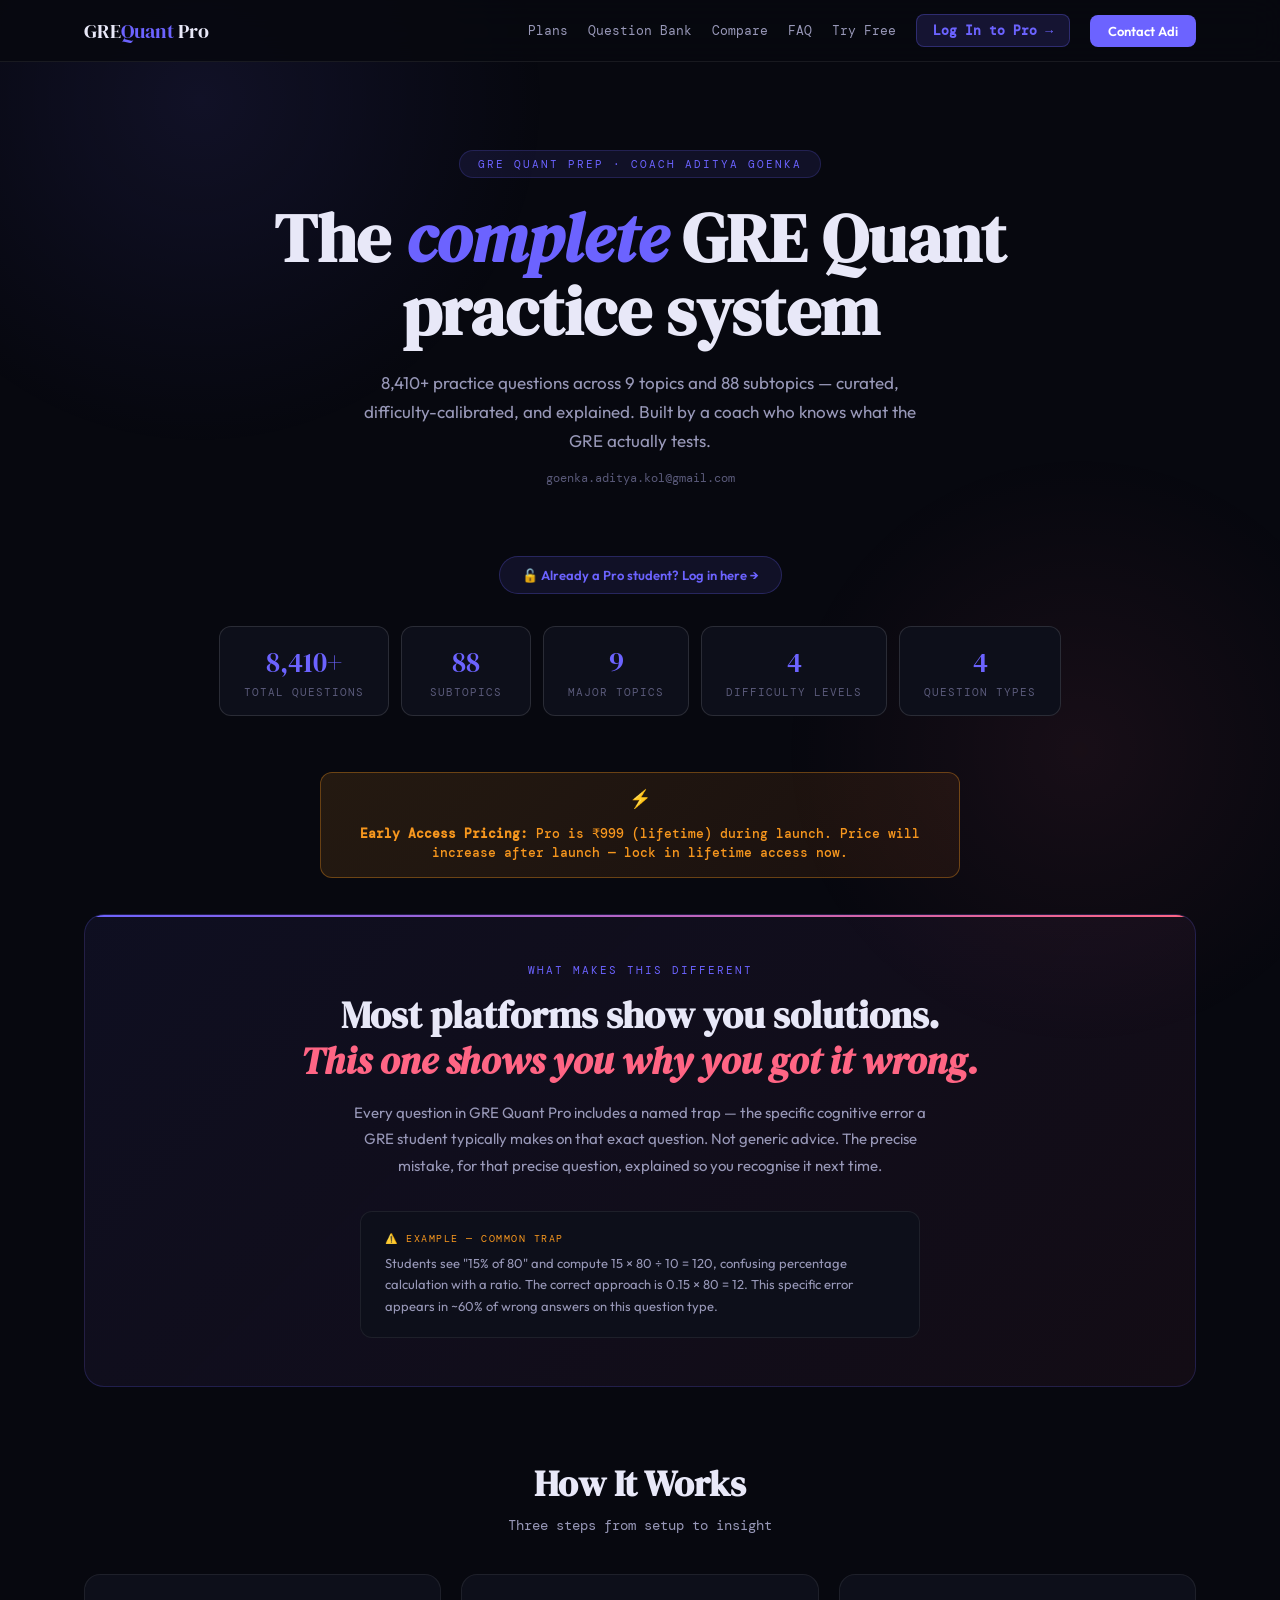
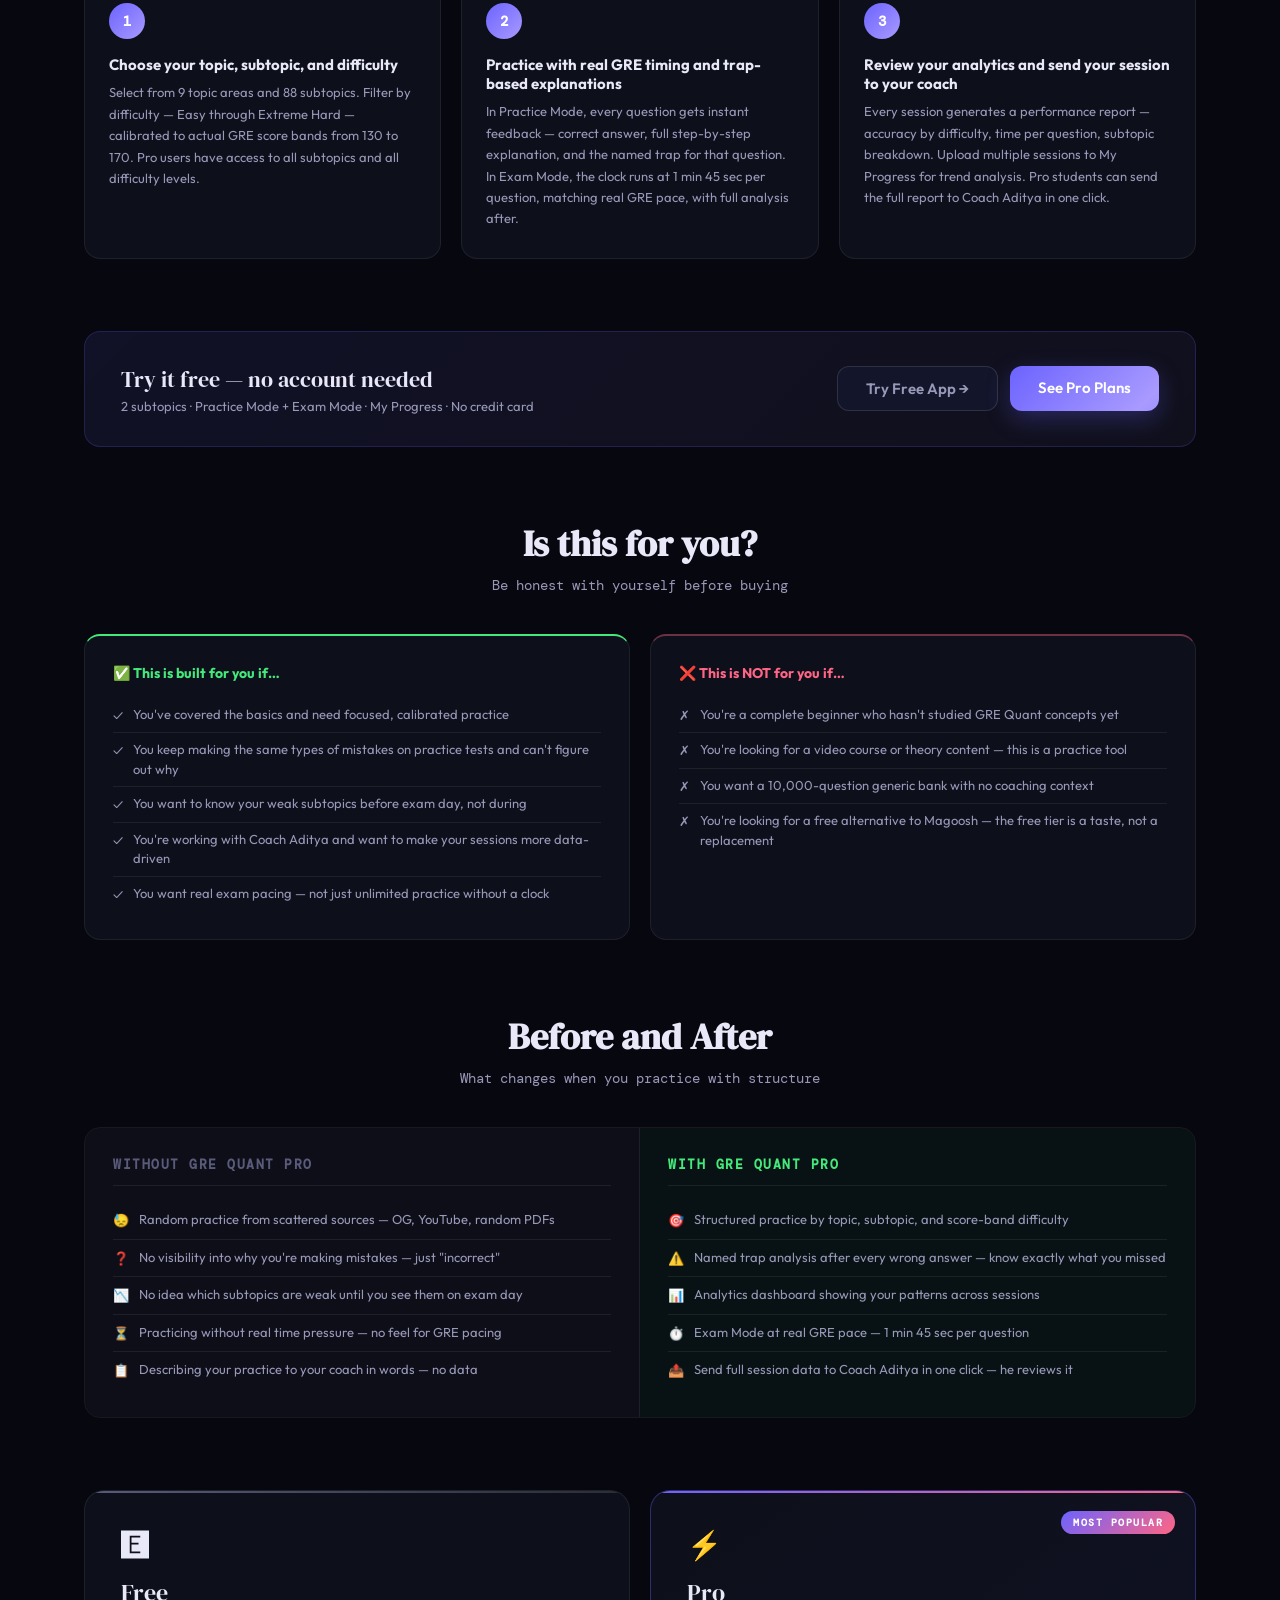
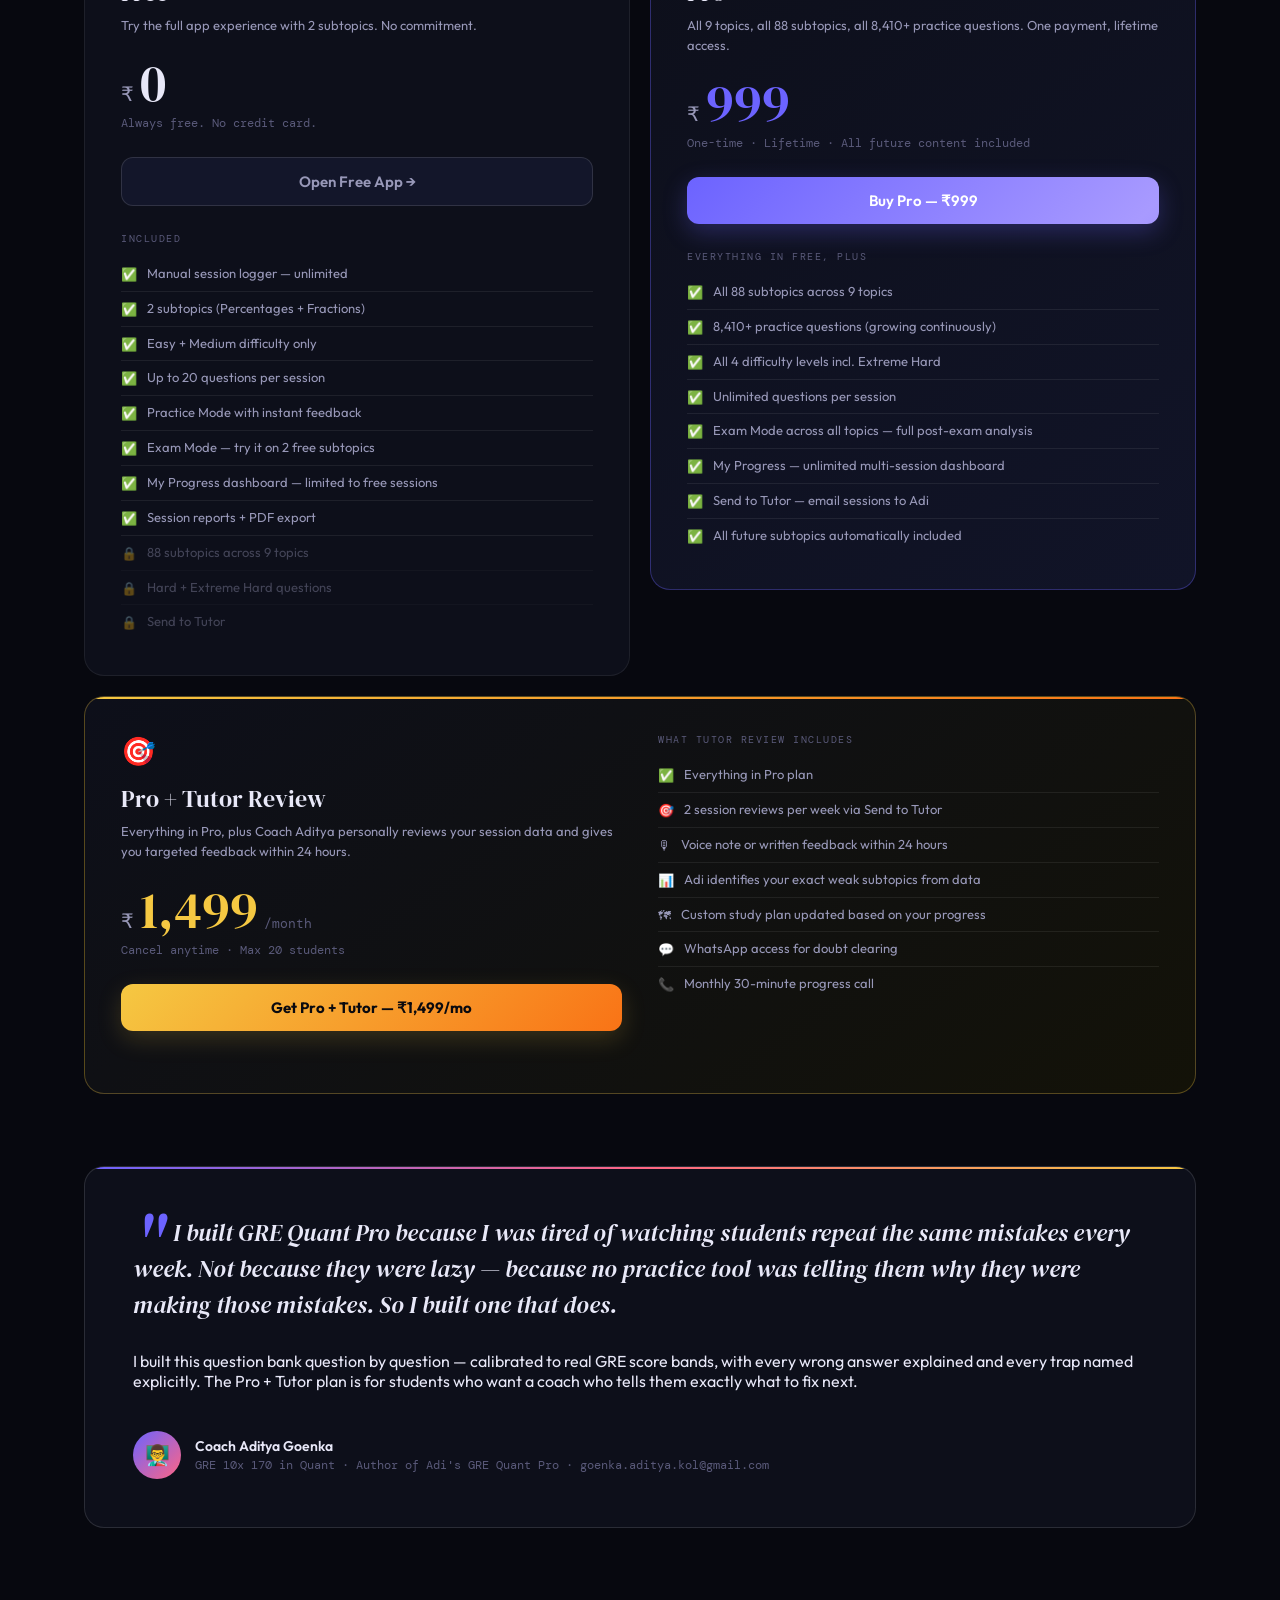
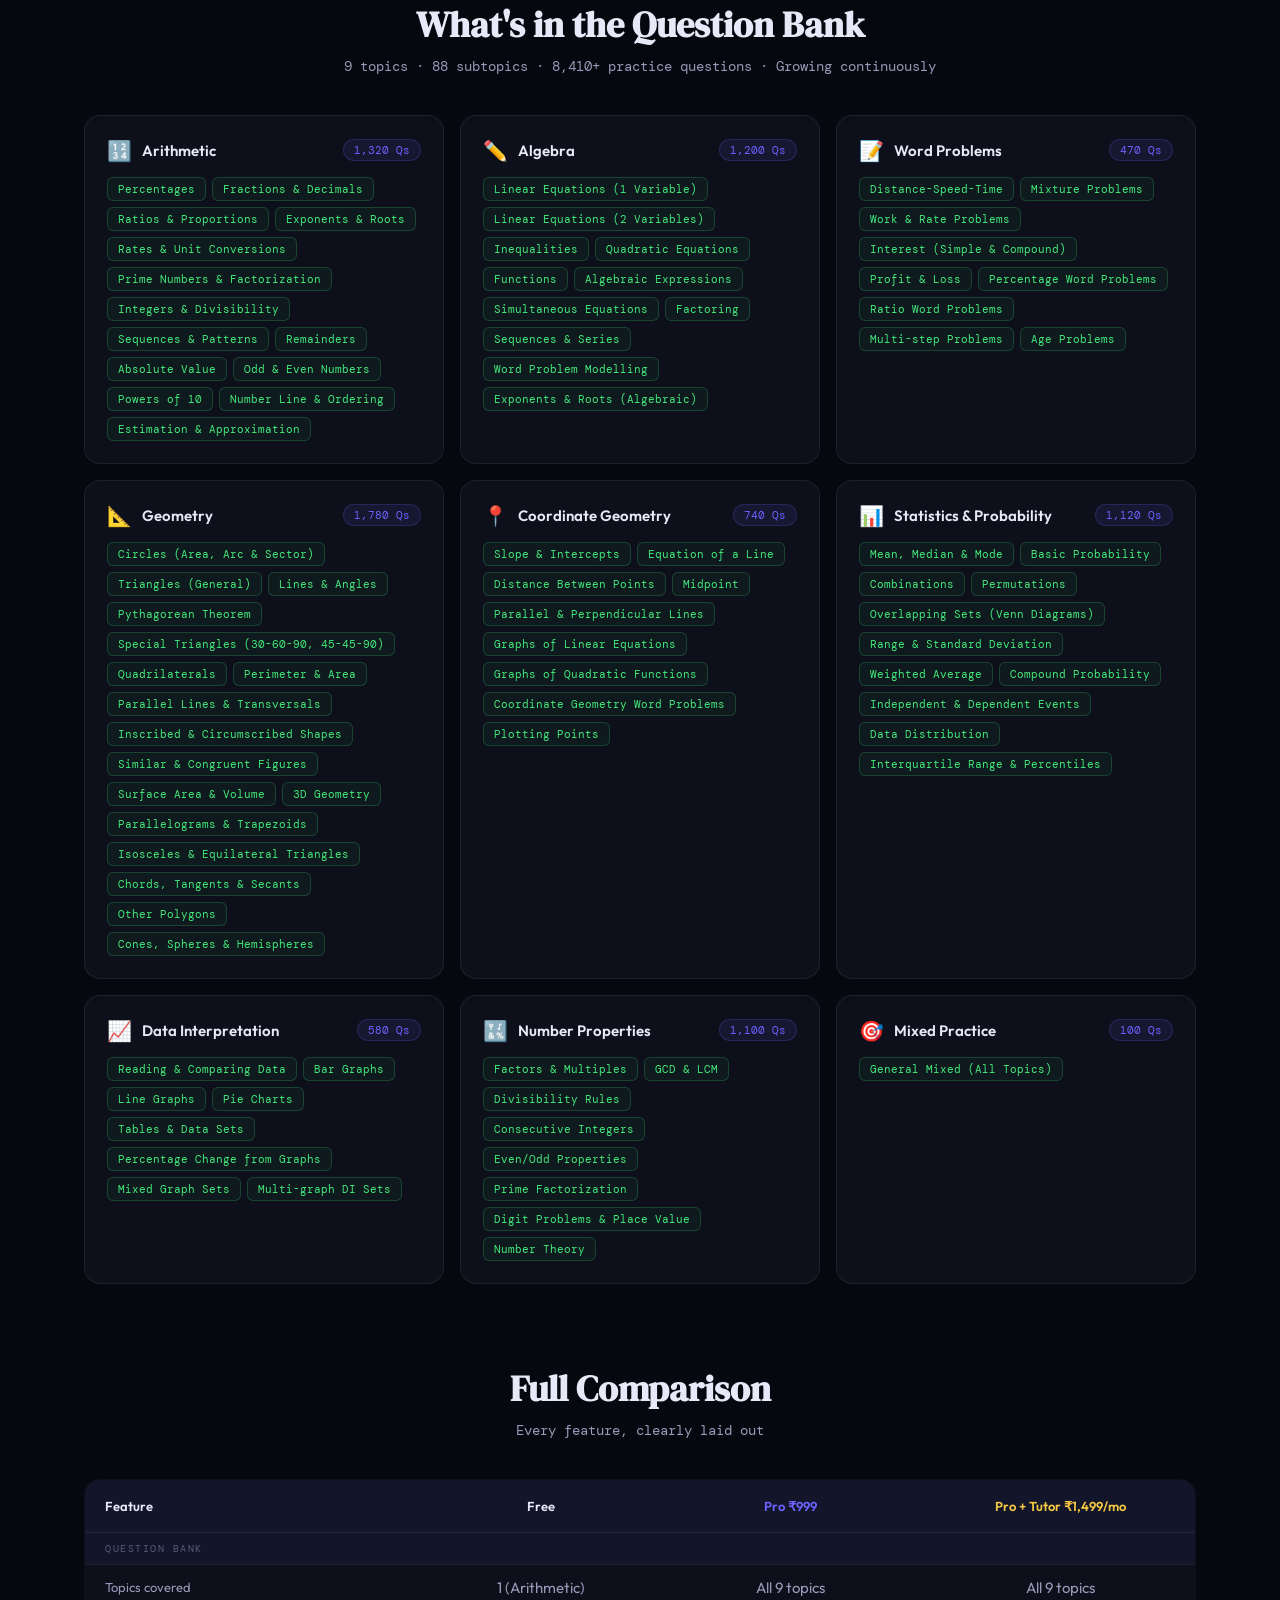
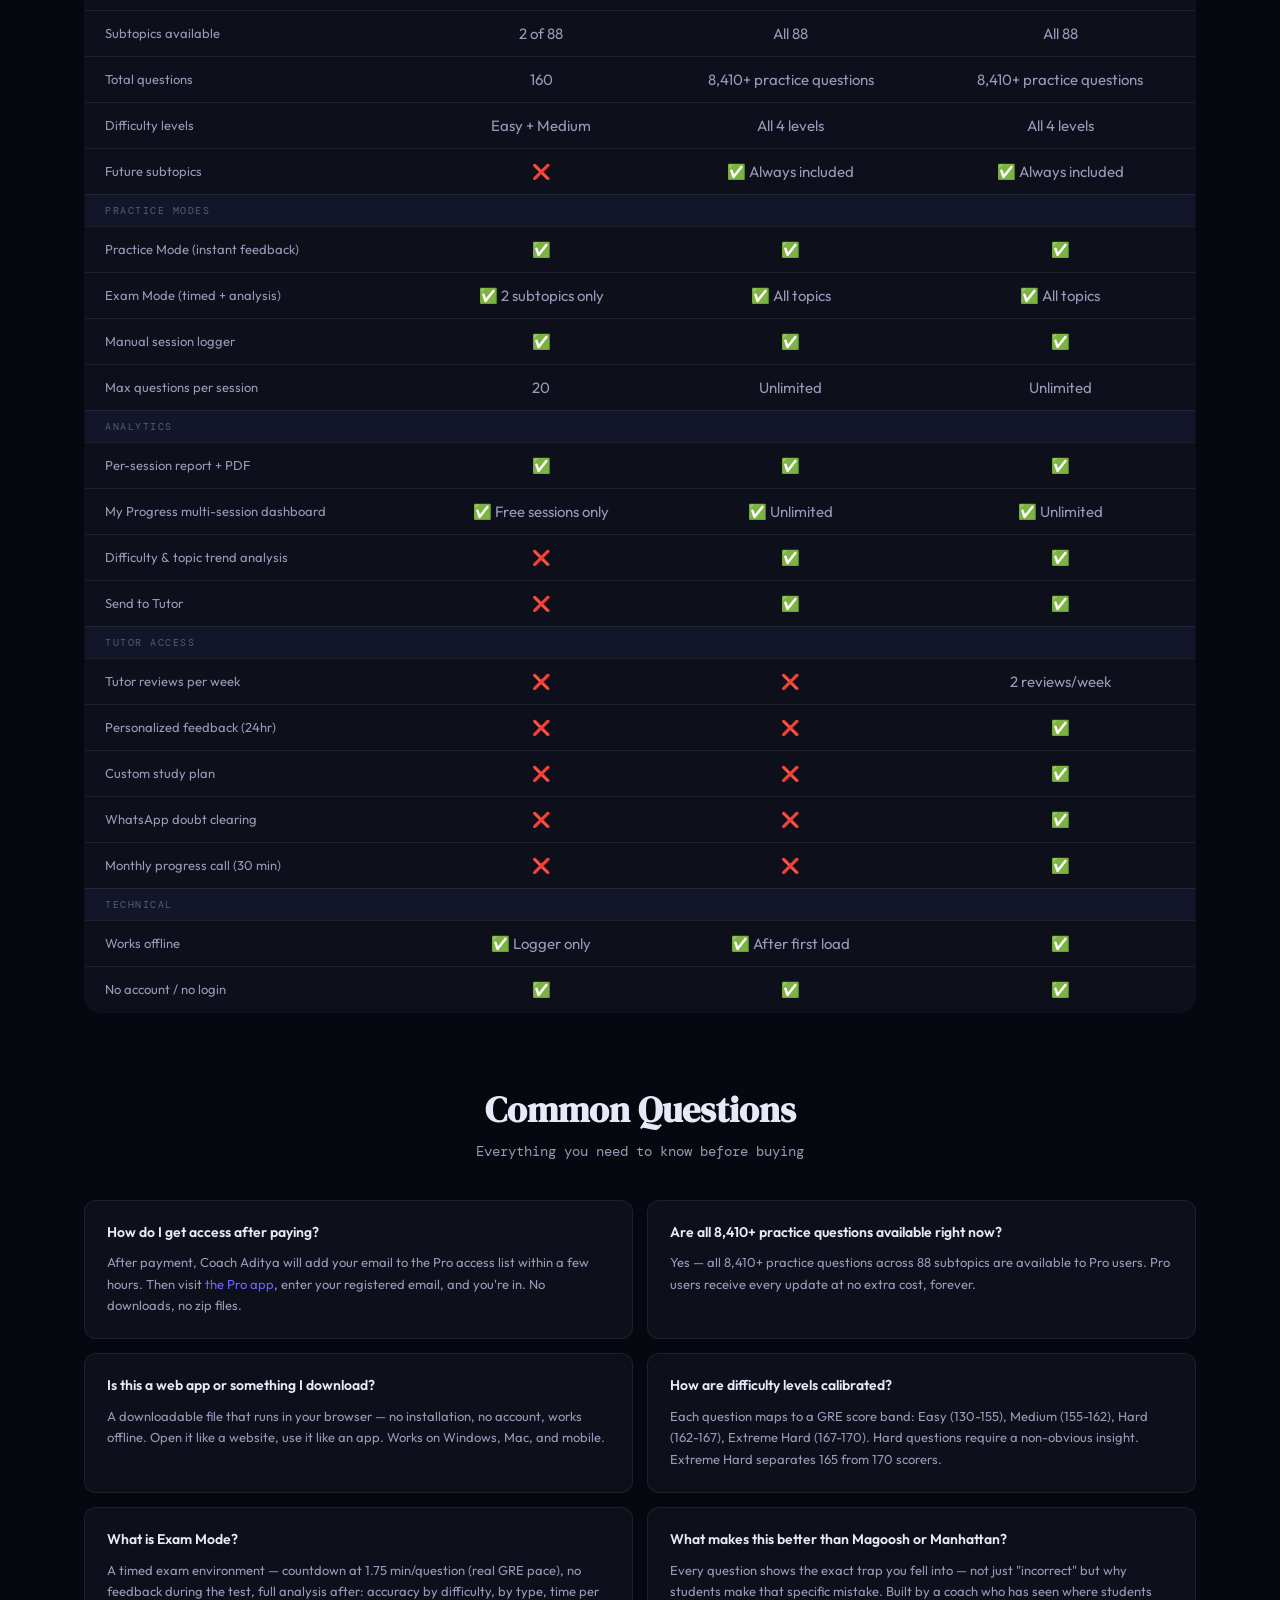
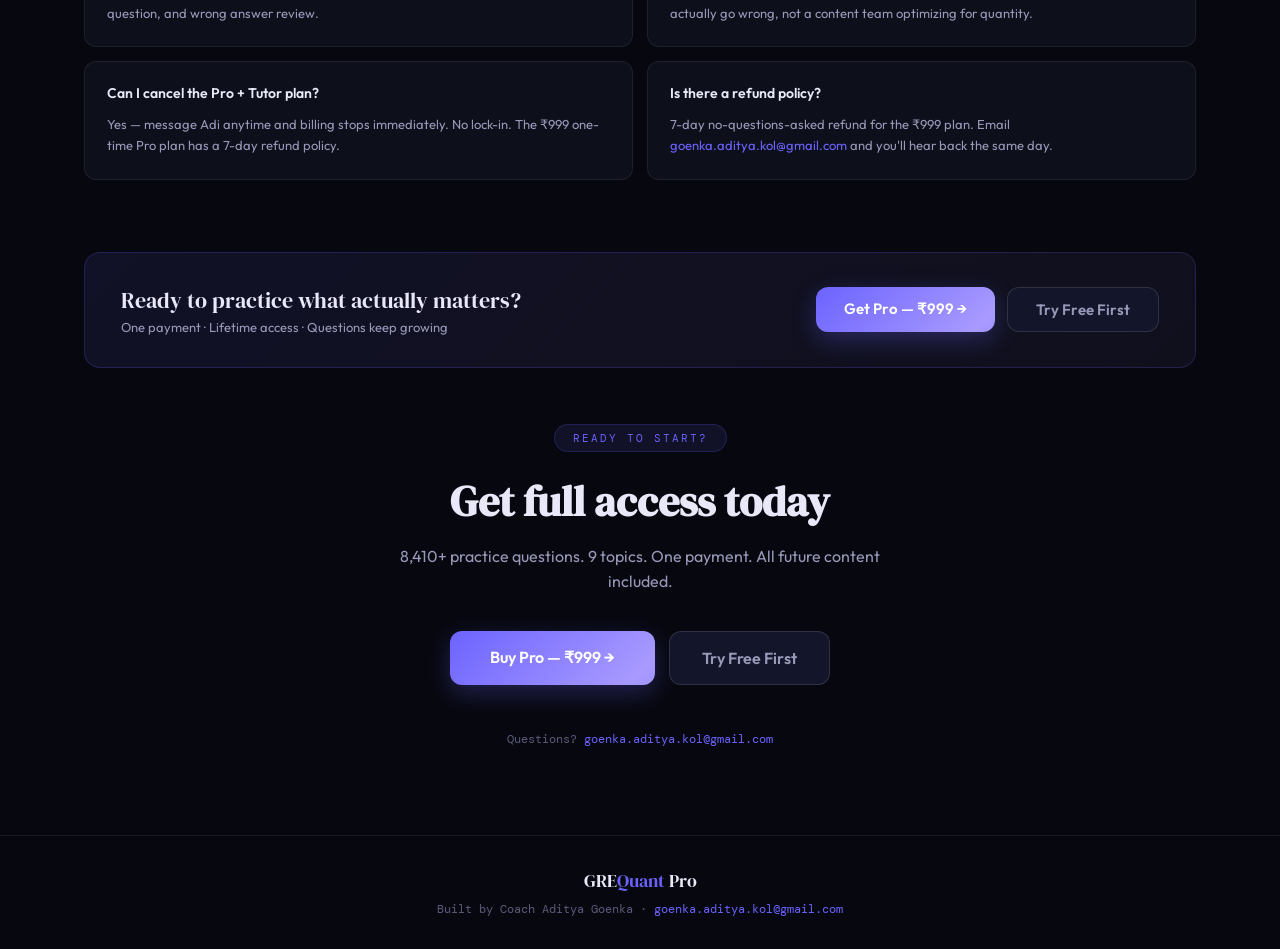
<file: pricing.html>
<!DOCTYPE html>
<html lang="en">
<head>
<meta charset="UTF-8">
<meta name="viewport" content="width=device-width, initial-scale=1.0">
<title>GRE Quant Pro · Coach Aditya Goenka</title>
<link href="https://fonts.googleapis.com/css2?family=DM+Serif+Display:ital@0;1&family=DM+Mono:wght@400;500&family=Outfit:wght@300;400;500;600;700&display=swap" rel="stylesheet">
<style>
  *,*::before,*::after{box-sizing:border-box;margin:0;padding:0}
  :root{
    --bg:#07080f;--s1:#0d0f1a;--s2:#13162a;--s3:#1a1e35;
    --border:rgba(255,255,255,0.07);--border2:rgba(255,255,255,0.12);
    --accent:#6c63ff;--accent2:#ff6584;--gold:#f5c842;
    --success:#43e97b;--warning:#f7971e;
    --text:#e8e8f8;--text2:#9898b8;--text3:#5a5a7a;
    --ff:"Outfit",sans-serif;--fd:"DM Serif Display",serif;--fm:"DM Mono",monospace;
  }
  html{scroll-behavior:smooth}
  body{background:var(--bg);color:var(--text);font-family:var(--ff);overflow-x:hidden}
  .glow-1{position:fixed;width:700px;height:700px;border-radius:50%;background:radial-gradient(circle,rgba(108,99,255,0.10) 0%,transparent 70%);top:-250px;left:-150px;pointer-events:none;z-index:0}
  .glow-2{position:fixed;width:600px;height:600px;border-radius:50%;background:radial-gradient(circle,rgba(255,101,132,0.07) 0%,transparent 70%);bottom:-150px;right:-100px;pointer-events:none;z-index:0}
  .wrap{position:relative;z-index:1;max-width:1160px;margin:0 auto;padding:0 24px}
  nav{position:sticky;top:0;background:rgba(7,8,15,0.88);backdrop-filter:blur(16px);border-bottom:1px solid var(--border);z-index:100;padding:14px 0}
  .nav-inner{max-width:1160px;margin:0 auto;padding:0 24px;display:flex;align-items:center;justify-content:space-between}
  .nav-logo{font-family:var(--fd);font-size:20px;color:var(--text);text-decoration:none}
  .nav-logo span{color:var(--accent)}
  .nav-links{display:flex;align-items:center;gap:20px}
  .nav-links a{font-size:13px;color:var(--text2);text-decoration:none;transition:color 0.2s;font-family:var(--fm)}
  .nav-links a:hover{color:var(--text)}
  .nav-cta{background:var(--accent);color:white !important;padding:8px 18px;border-radius:8px;font-weight:600 !important;font-family:var(--ff) !important;font-size:13px !important}
  .hero{padding:88px 0 56px;text-align:center}
  .hero-tag{display:inline-block;font-family:var(--fm);font-size:11px;color:var(--accent);background:rgba(108,99,255,0.1);border:1px solid rgba(108,99,255,0.2);padding:6px 18px;border-radius:20px;letter-spacing:2px;text-transform:uppercase;margin-bottom:24px}
  .hero h1{font-family:var(--fd);font-size:clamp(38px,6vw,68px);line-height:1.08;margin-bottom:20px}
  .hero h1 em{font-style:italic;color:var(--accent)}
  .hero p{font-size:17px;color:var(--text2);max-width:580px;margin:0 auto 12px;line-height:1.7}
  .hero-sub{font-family:var(--fm);font-size:12px !important;color:var(--text3) !important}
  .stat-pills{display:flex;flex-wrap:wrap;gap:12px;justify-content:center;margin:32px 0 56px}
  .stat-pill{background:var(--s1);border:1px solid var(--border2);border-radius:12px;padding:16px 24px;text-align:center;min-width:130px}
  .stat-pill-num{font-family:var(--fd);font-size:28px;color:var(--accent)}
  .stat-pill-lbl{font-family:var(--fm);font-size:11px;color:var(--text3);text-transform:uppercase;letter-spacing:1px;margin-top:4px}
  .plans{display:grid;grid-template-columns:1fr 1fr;gap:20px;margin-bottom:72px;align-items:start}
  .plan-card{background:var(--s1);border:1px solid var(--border);border-radius:20px;padding:36px;position:relative;overflow:hidden;transition:transform 0.25s}
  .plan-card:hover{transform:translateY(-3px)}
  .plan-card.free::before{content:"";position:absolute;top:0;left:0;right:0;height:2px;background:linear-gradient(90deg,var(--text3),var(--border2))}
  .plan-card.pro{border-color:rgba(108,99,255,0.35);background:linear-gradient(145deg,#0d0f1a,#111428)}
  .plan-card.pro::before{content:"";position:absolute;top:0;left:0;right:0;height:2px;background:linear-gradient(90deg,var(--accent),var(--accent2))}
  .plan-card.tutor{border-color:rgba(245,200,66,0.3);background:linear-gradient(145deg,#0d0f1a,#131208)}
  .plan-card.tutor::before{content:"";position:absolute;top:0;left:0;right:0;height:2px;background:linear-gradient(90deg,var(--gold),#f97316)}
  .popular-badge{position:absolute;top:20px;right:20px;background:linear-gradient(135deg,var(--accent),var(--accent2));color:white;font-size:10px;font-weight:700;font-family:var(--fm);letter-spacing:1.5px;text-transform:uppercase;padding:5px 12px;border-radius:20px}
  .plan-icon{font-size:28px;margin-bottom:14px;display:block}
  .plan-name{font-family:var(--fd);font-size:24px;margin-bottom:6px}
  .plan-tagline{font-size:13px;color:var(--text2);margin-bottom:22px;line-height:1.55}
  .price-wrap{display:flex;align-items:baseline;gap:6px;margin-bottom:6px}
  .price-currency{font-size:20px;color:var(--text2);font-family:var(--fm)}
  .price-amount{font-family:var(--fd);font-size:52px;line-height:1}
  .plan-card.pro .price-amount{color:var(--accent)}
  .plan-card.tutor .price-amount{color:var(--gold)}
  .price-period{font-size:13px;color:var(--text3);font-family:var(--fm)}
  .price-note{font-size:12px;color:var(--text3);font-family:var(--fm);margin-bottom:26px;min-height:16px}
  .plan-cta{display:block;width:100%;padding:14px 20px;border-radius:12px;font-size:15px;font-weight:600;font-family:var(--ff);text-align:center;text-decoration:none;cursor:pointer;border:none;transition:all 0.2s;margin-bottom:26px}
  .free-cta{background:var(--s2);color:var(--text2);border:1px solid var(--border2)}
  .free-cta:hover{background:var(--s3);color:var(--text)}
  .pro-cta{color:white;box-shadow:0 8px 24px rgba(108,99,255,0.28);background-size:200% auto;background-image:linear-gradient(135deg,var(--accent) 0%,#a89aff 50%,var(--accent) 100%);animation:shimmer 3s linear infinite}
  .pro-cta:hover{box-shadow:0 12px 32px rgba(108,99,255,0.42);transform:translateY(-1px)}
  .tutor-cta{background:linear-gradient(135deg,var(--gold),#f97316);color:#0a0a0f;font-weight:700;box-shadow:0 8px 24px rgba(245,200,66,0.18)}
  .tutor-cta:hover{box-shadow:0 12px 32px rgba(245,200,66,0.32);transform:translateY(-1px)}
  .features-label{font-family:var(--fm);font-size:10px;text-transform:uppercase;letter-spacing:1.5px;color:var(--text3);margin-bottom:12px}
  .feature-list{list-style:none}
  .feature-list li{display:flex;align-items:flex-start;gap:10px;font-size:13px;color:var(--text2);padding:7px 0;border-bottom:1px solid var(--border);line-height:1.45}
  .feature-list li:last-child{border-bottom:none}
  .feature-list li.locked{opacity:0.38}
  .f-icon{font-size:13px;flex-shrink:0;margin-top:1px}
  .tutor-full{grid-column:1 / -1;display:grid;grid-template-columns:1fr 1fr;gap:36px;align-items:start}
  .bank-section{margin-bottom:80px}
  .section-title{font-family:var(--fd);font-size:36px;text-align:center;margin-bottom:8px}
  .section-sub{text-align:center;font-size:14px;color:var(--text2);margin-bottom:40px;font-family:var(--fm)}
  .topic-grid{display:grid;grid-template-columns:repeat(auto-fill,minmax(320px,1fr));gap:16px}
  .topic-card{background:var(--s1);border:1px solid var(--border);border-radius:16px;padding:22px;transition:border-color 0.2s}
  .topic-card:hover{border-color:var(--border2)}
  .topic-header{display:flex;align-items:center;justify-content:space-between;margin-bottom:14px}
  .topic-title-row{display:flex;align-items:center;gap:10px}
  .topic-icon{font-size:20px}
  .topic-name{font-size:15px;font-weight:600;color:var(--text)}
  .topic-count-badge{font-family:var(--fm);font-size:11px;padding:3px 10px;border-radius:20px;background:rgba(108,99,255,0.1);color:var(--accent);border:1px solid rgba(108,99,255,0.2);white-space:nowrap}
  .topic-progress{height:3px;background:var(--s3);border-radius:2px;margin-bottom:14px;overflow:hidden}
  .topic-progress-fill{height:100%;border-radius:2px;background:linear-gradient(90deg,var(--accent),var(--accent2));animation:growBar 1.2s cubic-bezier(0.22,1,0.36,1) forwards;width:0}
  .subtopics-list{display:flex;flex-wrap:wrap;gap:6px}
  .sub-tag{font-family:var(--fm);font-size:11px;padding:4px 10px;border-radius:6px;border:1px solid var(--border);color:var(--text3);background:var(--s2)}
  .sub-tag.done{color:var(--success);border-color:rgba(67,233,123,0.2);background:rgba(67,233,123,0.05)}
  .status-row{display:flex;align-items:center;gap:8px;margin-bottom:12px}
  .status-dot{width:6px;height:6px;border-radius:50%;flex-shrink:0}
  .status-dot.done{background:var(--success)}
  .status-dot.partial{background:var(--warning)}
  .status-dot.coming{background:var(--text3)}
  .status-text{font-family:var(--fm);font-size:11px}
  .compare-table{width:100%;border-collapse:collapse;background:var(--s1);border:1px solid var(--border);border-radius:16px;overflow:hidden}
  .compare-table th{padding:18px 20px;font-size:13px;font-weight:600;text-align:left;background:var(--s2);border-bottom:1px solid var(--border)}
  .compare-table th:not(:first-child){text-align:center}
  .compare-table th.col-pro{color:var(--accent)}
  .compare-table th.col-tutor{color:var(--gold)}
  .compare-table td{padding:13px 20px;font-size:13px;color:var(--text2);border-bottom:1px solid var(--border)}
  .compare-table tr:last-child td{border-bottom:none}
  .compare-table td:not(:first-child){text-align:center;font-size:15px}
  .compare-table tr:hover td{background:rgba(255,255,255,0.015)}
  .cat-header td{background:var(--s2);font-family:var(--fm);font-size:10px;text-transform:uppercase;letter-spacing:1.5px;color:var(--text3);padding:9px 20px}
  .faq-grid{display:grid;grid-template-columns:1fr 1fr;gap:14px}
  .faq-item{background:var(--s1);border:1px solid var(--border);border-radius:12px;padding:22px}
  .faq-q{font-size:14px;font-weight:600;color:var(--text);margin-bottom:10px;line-height:1.4}
  .faq-a{font-size:13px;color:var(--text2);line-height:1.65}
  .faq-a a{color:var(--accent);text-decoration:none}
  .tutor-section{background:var(--s1);border:1px solid var(--border2);border-radius:20px;padding:48px;margin-bottom:72px;text-align:center;position:relative;overflow:hidden}
  .tutor-section::before{content:"";position:absolute;top:0;left:0;right:0;height:2px;background:linear-gradient(90deg,var(--accent),var(--accent2),var(--gold))}
  .tutor-avatar{width:72px;height:72px;border-radius:50%;background:linear-gradient(135deg,var(--accent),var(--accent2));display:flex;align-items:center;justify-content:center;font-size:28px;margin:0 auto 18px;border:3px solid rgba(108,99,255,0.3)}
  .tutor-name{font-family:var(--fd);font-size:26px;margin-bottom:8px}
  .tutor-bio{font-size:14px;color:var(--text2);max-width:520px;margin:0 auto 24px;line-height:1.7}
  .tutor-contact{font-family:var(--fm);font-size:13px;color:var(--accent);text-decoration:none}

  /* ── How It Works ─────────────────────────────────────────────── */
  .how-section{margin-bottom:72px}
  .how-steps{display:grid;grid-template-columns:repeat(3,1fr);gap:20px;margin-top:40px}
  .how-step{background:var(--s1);border:1px solid var(--border);border-radius:16px;padding:28px 24px;position:relative;transition:border-color 0.2s}
  .how-step:hover{border-color:var(--border2)}
  .how-step-num{width:36px;height:36px;border-radius:50%;background:linear-gradient(135deg,var(--accent),#a89aff);display:flex;align-items:center;justify-content:center;font-family:var(--fm);font-size:14px;font-weight:700;color:white;margin-bottom:16px}
  .how-step-title{font-size:15px;font-weight:700;color:var(--text);margin-bottom:8px}
  .how-step-body{font-size:13px;color:var(--text2);line-height:1.65}
  /* ── Differentiator ───────────────────────────────────────────── */
  .diff-section{margin-bottom:72px}
  .diff-card{background:linear-gradient(135deg,rgba(108,99,255,0.08),rgba(255,101,132,0.05));border:1px solid rgba(108,99,255,0.2);border-radius:20px;padding:48px;text-align:center;position:relative;overflow:hidden}
  .diff-card::before{content:"";position:absolute;top:0;left:0;right:0;height:2px;background:linear-gradient(90deg,var(--accent),var(--accent2))}
  .diff-eyebrow{font-family:var(--fm);font-size:11px;color:var(--accent);text-transform:uppercase;letter-spacing:2px;margin-bottom:16px}
  .diff-headline{font-family:var(--fd);font-size:clamp(24px,3.5vw,38px);margin-bottom:16px;line-height:1.2}
  .diff-headline em{font-style:italic;color:var(--accent2)}
  .diff-body{font-size:15px;color:var(--text2);max-width:580px;margin:0 auto 32px;line-height:1.75}
  .diff-trap-example{background:var(--s1);border:1px solid var(--border);border-radius:12px;padding:20px 24px;max-width:560px;margin:0 auto;text-align:left}
  .diff-trap-label{font-family:var(--fm);font-size:10px;text-transform:uppercase;letter-spacing:1.5px;color:var(--warning);margin-bottom:8px}
  .diff-trap-text{font-size:13px;color:var(--text2);line-height:1.65}
  /* ── Who It's For ─────────────────────────────────────────────── */
  .who-section{margin-bottom:72px}
  .who-grid{display:grid;grid-template-columns:1fr 1fr;gap:20px;margin-top:40px}
  .who-card{background:var(--s1);border:1px solid var(--border);border-radius:16px;padding:28px}
  .who-card.yes{border-top:2px solid var(--success)}
  .who-card.no{border-top:2px solid rgba(255,101,132,0.4)}
  .who-card-title{font-size:14px;font-weight:700;margin-bottom:16px;color:var(--text)}
  .who-card.yes .who-card-title{color:var(--success)}
  .who-card.no .who-card-title{color:var(--accent2)}
  .who-item{display:flex;align-items:flex-start;gap:10px;font-size:13px;color:var(--text2);padding:7px 0;border-bottom:1px solid var(--border);line-height:1.5}
  .who-item:last-child{border-bottom:none}
  .who-icon{flex-shrink:0;font-size:13px;margin-top:1px}
  /* ── Before / After ───────────────────────────────────────────── */
  .ba-section{margin-bottom:72px}
  .ba-grid{display:grid;grid-template-columns:1fr 1fr;gap:0;border:1px solid var(--border);border-radius:16px;overflow:hidden;margin-top:40px}
  .ba-col{padding:28px}
  .ba-col.before{background:rgba(90,90,122,0.08);border-right:1px solid var(--border)}
  .ba-col.after{background:rgba(67,233,123,0.04)}
  .ba-col-title{font-size:13px;font-weight:700;font-family:var(--fm);text-transform:uppercase;letter-spacing:1.5px;margin-bottom:16px;padding-bottom:12px;border-bottom:1px solid var(--border)}
  .ba-col.before .ba-col-title{color:var(--text3)}
  .ba-col.after .ba-col-title{color:var(--success)}
  .ba-item{display:flex;align-items:flex-start;gap:10px;font-size:13px;color:var(--text2);padding:8px 0;border-bottom:1px solid var(--border);line-height:1.5}
  .ba-item:last-child{border-bottom:none}
  .ba-icon{flex-shrink:0;margin-top:1px}
  /* ── Founder Story ────────────────────────────────────────────── */
  .founder-section{margin-bottom:72px}
  .founder-card{background:var(--s1);border:1px solid var(--border2);border-radius:20px;padding:48px;position:relative;overflow:hidden}
  .founder-card::before{content:"";position:absolute;top:0;left:0;right:0;height:2px;background:linear-gradient(90deg,var(--accent),var(--accent2),var(--gold))}
  .founder-quote{font-family:var(--fd);font-size:clamp(18px,2.5vw,24px);line-height:1.5;color:var(--text);margin-bottom:28px;font-style:italic}
  .founder-quote::before{content:'"';color:var(--accent);font-size:3em;line-height:0;vertical-align:-0.35em;margin-right:6px}
  .founder-attr{display:flex;align-items:center;gap:14px}
  .founder-avatar{width:48px;height:48px;border-radius:50%;background:linear-gradient(135deg,var(--accent),var(--accent2));display:flex;align-items:center;justify-content:center;font-size:20px;flex-shrink:0}
  .founder-name{font-size:14px;font-weight:600;color:var(--text)}
  .founder-title{font-size:12px;color:var(--text3);font-family:var(--fm);margin-top:2px}
  /* ── Mid-page CTA strip ───────────────────────────────────────── */
  .cta-strip{background:linear-gradient(135deg,rgba(108,99,255,0.1),rgba(168,154,255,0.06));border:1px solid rgba(108,99,255,0.2);border-radius:16px;padding:32px 36px;display:flex;align-items:center;justify-content:space-between;gap:20px;margin-bottom:72px;flex-wrap:wrap}
  .cta-strip-text{font-family:var(--fd);font-size:22px;color:var(--text)}
  .cta-strip-sub{font-size:13px;color:var(--text2);margin-top:4px}
  .cta-strip-btns{display:flex;gap:12px;flex-shrink:0;flex-wrap:wrap}
  @media(max-width:800px){
    .how-steps{grid-template-columns:1fr}
    .who-grid{grid-template-columns:1fr}
    .ba-grid{grid-template-columns:1fr}
    .ba-col.before{border-right:none;border-bottom:1px solid var(--border)}
    .cta-strip{flex-direction:column;text-align:center}
    .founder-card{padding:32px 24px}
  }
  footer{border-top:1px solid var(--border);padding:32px 0;text-align:center}
  .footer-inner{max-width:1160px;margin:0 auto;padding:0 24px}
  .footer-logo{font-family:var(--fd);font-size:18px;margin-bottom:8px}
  .footer-logo span{color:var(--accent)}
  footer p{font-size:12px;color:var(--text3);font-family:var(--fm)}
  footer a{color:var(--accent);text-decoration:none}
  .fade-in{opacity:0;transform:translateY(16px);transition:opacity 0.55s ease,transform 0.55s ease}
  .fade-in.visible{opacity:1;transform:translateY(0)}
  @keyframes shimmer{0%{background-position:-200% center}100%{background-position:200% center}}
  @keyframes growBar{from{width:0}to{width:var(--target-width)}}
  @media(max-width:800px){
    .plans{grid-template-columns:1fr}
    .tutor-full{grid-template-columns:1fr}
    .faq-grid{grid-template-columns:1fr}
    .topic-grid{grid-template-columns:1fr}
    .hero{padding:60px 0 40px}
    .nav-links{display:none}
    .tutor-section{padding:32px 20px}
  }
</style>
</head>
<body>
<div class="glow-1"></div><div class="glow-2"></div>
<nav>
  <div class="nav-inner">
    <a href="https://grequantpro.com/" class="nav-logo">GRE<span>Quant</span> Pro</a>
    <div class="nav-links">
      <a href="#plans">Plans</a>
      <a href="#bank">Question Bank</a>
      <a href="#compare">Compare</a>
      <a href="#faq">FAQ</a>
      <a href="gre_practice_logger_free.html">Try Free</a>
      <a href="https://tinyurl.com/grequantpro-pro" style="background:rgba(108,99,255,0.15);border:1px solid rgba(108,99,255,0.3);padding:7px 16px;border-radius:8px;color:var(--accent) !important;font-weight:600 !important;">Log In to Pro →</a>
      <a href="mailto:goenka.aditya.kol@gmail.com" class="nav-cta">Contact Adi</a>
    </div>
  </div>
</nav>
<div class="wrap">
  <section class="hero fade-in">
    <div class="hero-tag">GRE Quant Prep &middot; Coach Aditya Goenka</div>
    <h1>The <em>complete</em> GRE Quant<br>practice system</h1>
    <p>8,410+ practice questions across 9 topics and 88 subtopics &mdash; curated, difficulty-calibrated, and explained. Built by a coach who knows what the GRE actually tests.</p>
    <p class="hero-sub">goenka.aditya.kol@gmail.com</p>
  </section>
  <!-- Log In hero CTA for existing Pro students -->
  <div style="text-align:center;margin-bottom:20px;">
    <a href="https://tinyurl.com/grequantpro-pro"
      style="display:inline-flex;align-items:center;gap:8px;background:rgba(108,99,255,0.1);border:1px solid rgba(108,99,255,0.25);border-radius:24px;padding:10px 22px;color:var(--accent);text-decoration:none;font-size:13px;font-weight:600;font-family:var(--ff);transition:all 0.2s;"
      onmouseover="this.style.background='rgba(108,99,255,0.18)'" onmouseout="this.style.background='rgba(108,99,255,0.1)'">
      🔓 Already a Pro student? Log in here →
    </a>
  </div>
  <div class="stat-pills fade-in">
    <div class="stat-pill"><div class="stat-pill-num">8,410+</div><div class="stat-pill-lbl">Total Questions</div></div>
    <div class="stat-pill"><div class="stat-pill-num">88</div><div class="stat-pill-lbl">Subtopics</div></div>
    <div class="stat-pill"><div class="stat-pill-num">9</div><div class="stat-pill-lbl">Major Topics</div></div>
    <div class="stat-pill"><div class="stat-pill-num">4</div><div class="stat-pill-lbl">Difficulty Levels</div></div>
    <div class="stat-pill"><div class="stat-pill-num">4</div><div class="stat-pill-lbl">Question Types</div></div>
  </div>
  <!-- Early Access Banner -->
  <div style="max-width:680px;margin:0 auto 36px;padding:0 20px;">
    <div style="background:linear-gradient(135deg,rgba(247,151,30,0.12),rgba(249,115,22,0.08));border:1px solid rgba(247,151,30,0.35);border-radius:12px;padding:14px 22px;display:flex;align-items:center;gap:14px;flex-wrap:wrap;justify-content:center;text-align:center;">
      <span style="font-size:18px;">⚡</span>
      <span style="font-size:13px;color:#f7971e;font-family:'DM Mono',monospace;font-weight:500;line-height:1.5;">
        <strong>Early Access Pricing:</strong> Pro is ₹999 (lifetime) during launch. Price will increase after launch &mdash; lock in lifetime access now.
      </span>
    </div>
  </div>

  <!-- ══ 2.1 Differentiator ══════════════════════════════════════ -->
  <section class="diff-section fade-in">
    <div class="diff-card">
      <div class="diff-eyebrow">What makes this different</div>
      <h2 class="diff-headline">Most platforms show you solutions.<br><em>This one shows you why you got it wrong.</em></h2>
      <p class="diff-body">Every question in GRE Quant Pro includes a named trap — the specific cognitive error a GRE student typically makes on that exact question. Not generic advice. The precise mistake, for that precise question, explained so you recognise it next time.</p>
      <div class="diff-trap-example">
        <div class="diff-trap-label">⚠️ Example — Common Trap</div>
        <div class="diff-trap-text">Students see "15% of 80" and compute 15 × 80 ÷ 10 = 120, confusing percentage calculation with a ratio. The correct approach is 0.15 × 80 = 12. This specific error appears in ~60% of wrong answers on this question type.</div>
      </div>
    </div>
  </section>

  <!-- ══ 1.3 How It Works ═════════════════════════════════════════ -->
  <section class="how-section fade-in">
    <h2 class="section-title">How It Works</h2>
    <p class="section-sub">Three steps from setup to insight</p>
    <div class="how-steps">
      <div class="how-step">
        <div class="how-step-num">1</div>
        <div class="how-step-title">Choose your topic, subtopic, and difficulty</div>
        <div class="how-step-body">Select from 9 topic areas and 88 subtopics. Filter by difficulty — Easy through Extreme Hard — calibrated to actual GRE score bands from 130 to 170. Pro users have access to all subtopics and all difficulty levels.</div>
      </div>
      <div class="how-step">
        <div class="how-step-num">2</div>
        <div class="how-step-title">Practice with real GRE timing and trap-based explanations</div>
        <div class="how-step-body">In Practice Mode, every question gets instant feedback — correct answer, full step-by-step explanation, and the named trap for that question. In Exam Mode, the clock runs at 1 min 45 sec per question, matching real GRE pace, with full analysis after.</div>
      </div>
      <div class="how-step">
        <div class="how-step-num">3</div>
        <div class="how-step-title">Review your analytics and send your session to your coach</div>
        <div class="how-step-body">Every session generates a performance report — accuracy by difficulty, time per question, subtopic breakdown. Upload multiple sessions to My Progress for trend analysis. Pro students can send the full report to Coach Aditya in one click.</div>
      </div>
    </div>
  </section>

  <!-- ══ Mid-page CTA strip (3.1) ════════════════════════════════ -->
  <div class="cta-strip fade-in">
    <div>
      <div class="cta-strip-text">Try it free — no account needed</div>
      <div class="cta-strip-sub">2 subtopics · Practice Mode + Exam Mode · My Progress · No credit card</div>
    </div>
    <div class="cta-strip-btns">
      <a href="https://grequantpro.com/gre_practice_logger_free.html" class="plan-cta free-cta" style="width:auto;padding:12px 28px;margin-bottom:0;">Try Free App →</a>
      <a href="#plans" class="plan-cta pro-cta" style="width:auto;padding:12px 28px;margin-bottom:0;">See Pro Plans</a>
    </div>
  </div>

  <!-- ══ 2.2 Who It's For ══════════════════════════════════════════ -->
  <section class="who-section fade-in">
    <h2 class="section-title">Is this for you?</h2>
    <p class="section-sub">Be honest with yourself before buying</p>
    <div class="who-grid">
      <div class="who-card yes">
        <div class="who-card-title">✅ This is built for you if…</div>
        <div class="who-item"><span class="who-icon">✓</span>You've covered the basics and need focused, calibrated practice</div>
        <div class="who-item"><span class="who-icon">✓</span>You keep making the same types of mistakes on practice tests and can't figure out why</div>
        <div class="who-item"><span class="who-icon">✓</span>You want to know your weak subtopics before exam day, not during</div>
        <div class="who-item"><span class="who-icon">✓</span>You're working with Coach Aditya and want to make your sessions more data-driven</div>
        <div class="who-item"><span class="who-icon">✓</span>You want real exam pacing — not just unlimited practice without a clock</div>
      </div>
      <div class="who-card no">
        <div class="who-card-title">❌ This is NOT for you if…</div>
        <div class="who-item"><span class="who-icon">✗</span>You're a complete beginner who hasn't studied GRE Quant concepts yet</div>
        <div class="who-item"><span class="who-icon">✗</span>You're looking for a video course or theory content — this is a practice tool</div>
        <div class="who-item"><span class="who-icon">✗</span>You want a 10,000-question generic bank with no coaching context</div>
        <div class="who-item"><span class="who-icon">✗</span>You're looking for a free alternative to Magoosh — the free tier is a taste, not a replacement</div>
      </div>
    </div>
  </section>

  <!-- ══ 2.3 Before / After ════════════════════════════════════════ -->
  <section class="ba-section fade-in">
    <h2 class="section-title">Before and After</h2>
    <p class="section-sub">What changes when you practice with structure</p>
    <div class="ba-grid">
      <div class="ba-col before">
        <div class="ba-col-title">Without GRE Quant Pro</div>
        <div class="ba-item"><span class="ba-icon">😓</span>Random practice from scattered sources — OG, YouTube, random PDFs</div>
        <div class="ba-item"><span class="ba-icon">❓</span>No visibility into why you're making mistakes — just "incorrect"</div>
        <div class="ba-item"><span class="ba-icon">📉</span>No idea which subtopics are weak until you see them on exam day</div>
        <div class="ba-item"><span class="ba-icon">⏳</span>Practicing without real time pressure — no feel for GRE pacing</div>
        <div class="ba-item"><span class="ba-icon">📋</span>Describing your practice to your coach in words — no data</div>
      </div>
      <div class="ba-col after">
        <div class="ba-col-title">With GRE Quant Pro</div>
        <div class="ba-item"><span class="ba-icon">🎯</span>Structured practice by topic, subtopic, and score-band difficulty</div>
        <div class="ba-item"><span class="ba-icon">⚠️</span>Named trap analysis after every wrong answer — know exactly what you missed</div>
        <div class="ba-item"><span class="ba-icon">📊</span>Analytics dashboard showing your patterns across sessions</div>
        <div class="ba-item"><span class="ba-icon">⏱️</span>Exam Mode at real GRE pace — 1 min 45 sec per question</div>
        <div class="ba-item"><span class="ba-icon">📤</span>Send full session data to Coach Aditya in one click — he reviews it</div>
      </div>
    </div>
  </section>

  <section class="plans fade-in" id="plans">
    <div class="plan-card free">
      <span class="plan-icon">&#127348;</span>
      <div class="plan-name">Free</div>
      <div class="plan-tagline">Try the full app experience with 2 subtopics. No commitment.</div>
      <div class="price-wrap"><span class="price-currency">&#8377;</span><span class="price-amount">0</span></div>
      <div class="price-note">Always free. No credit card.</div>
      <a href="https://grequantpro.com/gre_practice_logger_free.html" class="plan-cta free-cta">Open Free App &rarr;</a>
      <div class="features-label">Included</div>
      <ul class="feature-list">
        <li><span class="f-icon">&#9989;</span> Manual session logger &mdash; unlimited</li>
        <li><span class="f-icon">&#9989;</span> 2 subtopics (Percentages + Fractions)</li>
        <li><span class="f-icon">&#9989;</span> Easy + Medium difficulty only</li>
        <li><span class="f-icon">&#9989;</span> Up to 20 questions per session</li>
        <li><span class="f-icon">&#9989;</span> Practice Mode with instant feedback</li>
        <li><span class="f-icon">&#9989;</span> Exam Mode &mdash; try it on 2 free subtopics</li>
        <li><span class="f-icon">&#9989;</span> My Progress dashboard &mdash; limited to free sessions</li>
        <li><span class="f-icon">&#9989;</span> Session reports + PDF export</li>
        <li class="locked"><span class="f-icon">&#128274;</span> 88 subtopics across 9 topics</li>
        <li class="locked"><span class="f-icon">&#128274;</span> Hard + Extreme Hard questions</li>
        <li class="locked"><span class="f-icon">&#128274;</span> Send to Tutor</li>
      </ul>
    </div>
    <div class="plan-card pro">
      <div class="popular-badge">Most Popular</div>
      <span class="plan-icon">&#9889;</span>
      <div class="plan-name">Pro</div>
      <div class="plan-tagline">All 9 topics, all 88 subtopics, all 8,410+ practice questions. One payment, lifetime access.</div>
      <div class="price-wrap"><span class="price-currency">&#8377;</span><span class="price-amount">999</span></div>
      <div class="price-note">One-time &middot; Lifetime &middot; All future content included</div>
      <a href="https://rzp.io/rzp/ORSwVJu" class="plan-cta pro-cta" id="pro-buy-btn" target="_blank" rel="noopener">Buy Pro &mdash; &#8377;999</a>
      <div class="features-label">Everything in Free, plus</div>
      <ul class="feature-list">
        <li><span class="f-icon">&#9989;</span> All 88 subtopics across 9 topics</li>
        <li><span class="f-icon">&#9989;</span> 8,410+ practice questions (growing continuously)</li>
        <li><span class="f-icon">&#9989;</span> All 4 difficulty levels incl. Extreme Hard</li>
        <li><span class="f-icon">&#9989;</span> Unlimited questions per session</li>
        <li><span class="f-icon">&#9989;</span> Exam Mode across all topics &mdash; full post-exam analysis</li>
        <li><span class="f-icon">&#9989;</span> My Progress &mdash; unlimited multi-session dashboard</li>
        <li><span class="f-icon">&#9989;</span> Send to Tutor &mdash; email sessions to Adi</li>
        <li><span class="f-icon">&#9989;</span> All future subtopics automatically included</li>
      </ul>
    </div>
    <div class="plan-card tutor tutor-full">
      <div class="plan-content">
        <span class="plan-icon">&#127919;</span>
        <div class="plan-name">Pro + Tutor Review</div>
        <div class="plan-tagline">Everything in Pro, plus Coach Aditya personally reviews your session data and gives you targeted feedback within 24 hours.</div>
        <div class="price-wrap"><span class="price-currency">&#8377;</span><span class="price-amount">1,499</span><span class="price-period">/month</span></div>
        <div class="price-note">Cancel anytime &middot; Max 20 students</div>
        <a href="https://rzp.io/rzp/HPH7R8Nj" class="plan-cta tutor-cta" id="tutor-buy-btn" target="_blank" rel="noopener">Get Pro + Tutor &mdash; &#8377;1,499/mo</a>
      </div>
      <div class="plan-features">
        <div class="features-label">What tutor review includes</div>
        <ul class="feature-list">
          <li><span class="f-icon">&#9989;</span> Everything in Pro plan</li>
          <li><span class="f-icon">&#127919;</span> 2 session reviews per week via Send to Tutor</li>
          <li><span class="f-icon">&#127897;</span> Voice note or written feedback within 24 hours</li>
          <li><span class="f-icon">&#128202;</span> Adi identifies your exact weak subtopics from data</li>
          <li><span class="f-icon">&#128506;</span> Custom study plan updated based on your progress</li>
          <li><span class="f-icon">&#128172;</span> WhatsApp access for doubt clearing</li>
          <li><span class="f-icon">&#128222;</span> Monthly 30-minute progress call</li>
        </ul>
      </div>
    </div>
  </section>

  <!-- ══ 2.4 Founder Story ════════════════════════════════════════ -->
  <section class="founder-section fade-in">
    <div class="founder-card">
      <p class="founder-quote">I built GRE Quant Pro because I was tired of watching students repeat the same mistakes every week. Not because they were lazy — because no practice tool was telling them <em>why</em> they were making those mistakes. So I built one that does.</p>
      <p>I built this question bank question by question &mdash; calibrated to real GRE score bands, with every wrong answer explained and every trap named explicitly. The Pro + Tutor plan is for students who want a coach who tells them exactly what to fix next.</p>
    <br><br>
      <div class="founder-attr">
        <div class="founder-avatar">&#128104;&#8205;&#127979;</div>
        <div>
          <div class="founder-name">Coach Aditya Goenka</div>
          <div class="founder-title">GRE 10x 170 in Quant &middot; Author of Adi's GRE Quant Pro &middot; goenka.aditya.kol@gmail.com</div>
        </div>
      </div>
    </div>
  </section>

  <!-- <section class="tutor-section fade-in">
    <div class="tutor-avatar">&#128104;&#8205;&#127979;</div>
    <div class="tutor-name">Coach Aditya Goenka</div>
    <p class="tutor-bio">I built this question bank question by question &mdash; calibrated to real GRE score bands, with every wrong answer explained and every trap named explicitly. The Pro + Tutor plan is for students who want a coach who tells them exactly what to fix next.</p>
    <a href="mailto:goenka.aditya.kol@gmail.com" class="tutor-contact">goenka.aditya.kol@gmail.com</a>
  </section> -->
  <section class="bank-section fade-in" id="bank">
    <h2 class="section-title">What's in the Question Bank</h2>
    <p class="section-sub">9 topics &middot; 88 subtopics &middot; 8,410+ practice questions &middot; Growing continuously</p>
    <div class="topic-grid" id="topic-grid"></div>
  </section>
  <section style="margin-bottom:72px;" class="fade-in" id="compare">
    <h2 class="section-title">Full Comparison</h2>
    <p class="section-sub">Every feature, clearly laid out</p>
    <table class="compare-table">
      <thead><tr>
        <th>Feature</th><th>Free</th>
        <th class="col-pro">Pro &#8377;999</th>
        <th class="col-tutor">Pro + Tutor &#8377;1,499/mo</th>
      </tr></thead>
      <tbody>
        <tr class="cat-header"><td colspan="4">Question Bank</td></tr>
        <tr><td>Topics covered</td><td>1 (Arithmetic)</td><td>All 9 topics</td><td>All 9 topics</td></tr>
        <tr><td>Subtopics available</td><td>2 of 88</td><td>All 88</td><td>All 88</td></tr>
        <tr><td>Total questions</td><td>160</td><td>8,410+ practice questions</td><td>8,410+ practice questions</td></tr>
        <tr><td>Difficulty levels</td><td>Easy + Medium</td><td>All 4 levels</td><td>All 4 levels</td></tr>
        <tr><td>Future subtopics</td><td>&#10060;</td><td>&#9989; Always included</td><td>&#9989; Always included</td></tr>
        <tr class="cat-header"><td colspan="4">Practice Modes</td></tr>
        <tr><td>Practice Mode (instant feedback)</td><td>&#9989;</td><td>&#9989;</td><td>&#9989;</td></tr>
        <tr><td>Exam Mode (timed + analysis)</td><td>&#9989; 2 subtopics only</td><td>&#9989; All topics</td><td>&#9989; All topics</td></tr>
        <tr><td>Manual session logger</td><td>&#9989;</td><td>&#9989;</td><td>&#9989;</td></tr>
        <tr><td>Max questions per session</td><td>20</td><td>Unlimited</td><td>Unlimited</td></tr>
        <tr class="cat-header"><td colspan="4">Analytics</td></tr>
        <tr><td>Per-session report + PDF</td><td>&#9989;</td><td>&#9989;</td><td>&#9989;</td></tr>
        <tr><td>My Progress multi-session dashboard</td><td>&#9989; Free sessions only</td><td>&#9989; Unlimited</td><td>&#9989; Unlimited</td></tr>
        <tr><td>Difficulty &amp; topic trend analysis</td><td>&#10060;</td><td>&#9989;</td><td>&#9989;</td></tr>
        <tr><td>Send to Tutor</td><td>&#10060;</td><td>&#9989;</td><td>&#9989;</td></tr>
        <tr class="cat-header"><td colspan="4">Tutor Access</td></tr>
        <tr><td>Tutor reviews per week</td><td>&#10060;</td><td>&#10060;</td><td>2 reviews/week</td></tr>
        <tr><td>Personalized feedback (24hr)</td><td>&#10060;</td><td>&#10060;</td><td>&#9989;</td></tr>
        <tr><td>Custom study plan</td><td>&#10060;</td><td>&#10060;</td><td>&#9989;</td></tr>
        <tr><td>WhatsApp doubt clearing</td><td>&#10060;</td><td>&#10060;</td><td>&#9989;</td></tr>
        <tr><td>Monthly progress call (30 min)</td><td>&#10060;</td><td>&#10060;</td><td>&#9989;</td></tr>
        <tr class="cat-header"><td colspan="4">Technical</td></tr>
        <tr><td>Works offline</td><td>&#9989; Logger only</td><td>&#9989; After first load</td><td>&#9989;</td></tr>
        <tr><td>No account / no login</td><td>&#9989;</td><td>&#9989;</td><td>&#9989;</td></tr>
      </tbody>
    </table>
  </section>
  <section style="margin-bottom:72px;" class="fade-in" id="faq">
    <h2 class="section-title">Common Questions</h2>
    <p class="section-sub">Everything you need to know before buying</p>
    <div class="faq-grid">
      <div class="faq-item"><div class="faq-q">How do I get access after paying?</div><div class="faq-a">After payment, Coach Aditya will add your email to the Pro access list within a few hours. Then visit <a href="https://tinyurl.com/grequantpro-pro" style="color:var(--accent)">the Pro app</a>, enter your registered email, and you're in. No downloads, no zip files.</div></div>
      <div class="faq-item"><div class="faq-q">Are all 8,410+ practice questions available right now?</div><div class="faq-a">Yes &mdash; all 8,410+ practice questions across 88 subtopics are available to Pro users. Pro users receive every update at no extra cost, forever.</div></div>
      <div class="faq-item"><div class="faq-q">Is this a web app or something I download?</div><div class="faq-a">A downloadable file that runs in your browser &mdash; no installation, no account, works offline. Open it like a website, use it like an app. Works on Windows, Mac, and mobile.</div></div>
      <div class="faq-item"><div class="faq-q">How are difficulty levels calibrated?</div><div class="faq-a">Each question maps to a GRE score band: Easy (130-155), Medium (155-162), Hard (162-167), Extreme Hard (167-170). Hard questions require a non-obvious insight. Extreme Hard separates 165 from 170 scorers.</div></div>
      <div class="faq-item"><div class="faq-q">What is Exam Mode?</div><div class="faq-a">A timed exam environment &mdash; countdown at 1.75 min/question (real GRE pace), no feedback during the test, full analysis after: accuracy by difficulty, by type, time per question, and wrong answer review.</div></div>
      <div class="faq-item"><div class="faq-q">What makes this better than Magoosh or Manhattan?</div><div class="faq-a">Every question shows the exact trap you fell into &mdash; not just "incorrect" but why students make that specific mistake. Built by a coach who has seen where students actually go wrong, not a content team optimizing for quantity.</div></div>
      <div class="faq-item"><div class="faq-q">Can I cancel the Pro + Tutor plan?</div><div class="faq-a">Yes &mdash; message Adi anytime and billing stops immediately. No lock-in. The &#8377;999 one-time Pro plan has a 7-day refund policy.</div></div>
      <div class="faq-item"><div class="faq-q">Is there a refund policy?</div><div class="faq-a">7-day no-questions-asked refund for the &#8377;999 plan. Email <a href="mailto:goenka.aditya.kol@gmail.com">goenka.aditya.kol@gmail.com</a> and you'll hear back the same day.</div></div>
    </div>
  </section>
  <!-- ══ Post-FAQ CTA (3.1) ════════════════════════════════════ -->
  <div class="cta-strip fade-in" style="margin-bottom:0;">
    <div>
      <div class="cta-strip-text">Ready to practice what actually matters?</div>
      <div class="cta-strip-sub">One payment · Lifetime access · Questions keep growing</div>
    </div>
    <div class="cta-strip-btns">
      <a href="https://rzp.io/rzp/ORSwVJu" class="plan-cta pro-cta" style="width:auto;padding:12px 28px;margin-bottom:0;" target="_blank" rel="noopener">Get Pro — &#8377;999 →</a>
      <a href="https://grequantpro.com/gre_practice_logger_free.html" class="plan-cta free-cta" style="width:auto;padding:12px 28px;margin-bottom:0;">Try Free First</a>
    </div>
  </div>

  <section style="text-align:center;padding:56px 0 88px;" class="fade-in">
    <div class="hero-tag" style="margin-bottom:20px;">Ready to start?</div>
    <h2 style="font-family:var(--fd);font-size:42px;margin-bottom:14px;">Get full access today</h2>
    <p style="color:var(--text2);font-size:16px;margin-bottom:36px;max-width:480px;margin-left:auto;margin-right:auto;line-height:1.6;">8,410+ practice questions. 9 topics. One payment. All future content included.</p>
    <div style="display:flex;gap:14px;justify-content:center;flex-wrap:wrap;">
      <a href="https://rzp.io/rzp/ORSwVJu" class="plan-cta pro-cta" style="width:auto;padding:16px 40px;font-size:16px;" target="_blank" rel="noopener">Buy Pro &mdash; &#8377;999 &rarr;</a>
      <a href="https://grequantpro.com/gre_practice_logger_free.html" class="plan-cta free-cta" style="width:auto;padding:16px 32px;font-size:16px;">Try Free First</a>
    </div>
    <p style="margin-top:20px;font-size:12px;color:var(--text3);font-family:var(--fm);">Questions? <a href="mailto:goenka.aditya.kol@gmail.com" style="color:var(--accent);text-decoration:none;">goenka.aditya.kol@gmail.com</a></p>
  </section>
</div>
<footer><div class="footer-inner">
  <div class="footer-logo">GRE<span>Quant</span> Pro</div>
  <p>Built by Coach Aditya Goenka &middot; <a href="mailto:goenka.aditya.kol@gmail.com">goenka.aditya.kol@gmail.com</a></p>
</div></footer>
<script>
const BANK=[
  {name:"Arithmetic",icon:"&#128290;",total:1320,subtopics:[
    {n:"Percentages",q:80,done:true},{n:"Fractions & Decimals",q:80,done:true},
    {n:"Ratios & Proportions",q:80,done:true},{n:"Exponents & Roots",q:80,done:true},
    {n:"Rates & Unit Conversions",q:70,done:true},{n:"Prime Numbers & Factorization",q:70,done:true},
    {n:"Integers & Divisibility",q:70,done:true},{n:"Sequences & Patterns",q:60,done:true},
    {n:"Remainders",q:60,done:true},{n:"Absolute Value",q:50,done:true},
    {n:"Odd & Even Numbers",q:40,done:true},{n:"Powers of 10",q:40,done:true},
    {n:"Number Line & Ordering",q:40,done:true},{n:"Estimation & Approximation",q:40,done:true}
  ]},
  {name:"Algebra",icon:"&#9999;&#65039;",total:1200,subtopics:[
    {n:"Linear Equations (1 Variable)",q:60,done:true},{n:"Linear Equations (2 Variables)",q:60,done:true},
    {n:"Inequalities",q:60,done:true},{n:"Quadratic Equations",q:60,done:true},
    {n:"Functions",q:60,done:true},{n:"Algebraic Expressions",q:50,done:true},
    {n:"Simultaneous Equations",q:50,done:true},{n:"Factoring",q:50,done:true},
    {n:"Sequences & Series",q:50,done:true},{n:"Word Problem Modelling",q:50,done:true},
    {n:"Exponents & Roots (Algebraic)",q:50,done:true}
  ]},
  {name:"Word Problems",icon:"&#128221;",total:470,subtopics:[
    {n:"Distance-Speed-Time",q:60,done:true},{n:"Mixture Problems",q:60,done:true},
    {n:"Work & Rate Problems",q:60,done:true},{n:"Interest (Simple & Compound)",q:50,done:true},
    {n:"Profit & Loss",q:50,done:true},{n:"Percentage Word Problems",q:50,done:true},
    {n:"Ratio Word Problems",q:50,done:true},{n:"Multi-step Problems",q:50,done:true},
    {n:"Age Problems",q:40,done:true}
  ]},
  {name:"Geometry",icon:"&#128208;",total:1780,subtopics:[
    {n:"Circles (Area, Arc & Sector)",q:70,done:true},{n:"Triangles (General)",q:70,done:true},
    {n:"Lines & Angles",q:60,done:true},{n:"Pythagorean Theorem",q:60,done:true},
    {n:"Special Triangles (30-60-90, 45-45-90)",q:60,done:true},{n:"Quadrilaterals",q:60,done:true},
    {n:"Perimeter & Area",q:60,done:true},{n:"Parallel Lines & Transversals",q:50,done:true},
    {n:"Inscribed & Circumscribed Shapes",q:50,done:true},{n:"Similar & Congruent Figures",q:50,done:true},
    {n:"Surface Area & Volume",q:50,done:true},{n:"3D Geometry",q:50,done:true},
    {n:"Parallelograms & Trapezoids",q:40,done:true},{n:"Isosceles & Equilateral Triangles",q:40,done:true},
    {n:"Chords, Tangents & Secants",q:40,done:true},{n:"Other Polygons",q:40,done:true},
    {n:"Cones, Spheres & Hemispheres",q:40,done:true}
  ]},
  {name:"Coordinate Geometry",icon:"&#128205;",total:740,subtopics:[
    {n:"Slope & Intercepts",q:50,done:true},{n:"Equation of a Line",q:50,done:true},
    {n:"Distance Between Points",q:40,done:true},{n:"Midpoint",q:40,done:true},
    {n:"Parallel & Perpendicular Lines",q:40,done:true},{n:"Graphs of Linear Equations",q:40,done:true},
    {n:"Graphs of Quadratic Functions",q:40,done:true},{n:"Coordinate Geometry Word Problems",q:40,done:true},
    {n:"Plotting Points",q:30,done:true}
  ]},
  {name:"Statistics & Probability",icon:"&#128202;",total:1120,subtopics:[
    {n:"Mean, Median & Mode",q:60,done:true},{n:"Basic Probability",q:60,done:true},
    {n:"Combinations",q:60,done:true},{n:"Permutations",q:60,done:true},
    {n:"Overlapping Sets (Venn Diagrams)",q:50,done:true},{n:"Range & Standard Deviation",q:50,done:true},
    {n:"Weighted Average",q:50,done:true},{n:"Compound Probability",q:50,done:true},
    {n:"Independent & Dependent Events",q:40,done:true},{n:"Data Distribution",q:40,done:true},
    {n:"Interquartile Range & Percentiles",q:40,done:true}
  ]},
  {name:"Data Interpretation",icon:"&#128200;",total:580,subtopics:[
    {n:"Reading & Comparing Data",q:40,done:true},{n:"Bar Graphs",q:40,done:true},
    {n:"Line Graphs",q:40,done:true},{n:"Pie Charts",q:40,done:true},
    {n:"Tables & Data Sets",q:40,done:true},{n:"Percentage Change from Graphs",q:30,done:true},
    {n:"Mixed Graph Sets",q:30,done:true},{n:"Multi-graph DI Sets",q:30,done:true}
  ]},
  {name:"Number Properties",icon:"&#128291;",total:1100,subtopics:[
    {n:"Factors & Multiples",q:60,done:true},{n:"GCD & LCM",q:60,done:true},
    {n:"Divisibility Rules",q:50,done:true},{n:"Consecutive Integers",q:50,done:true},
    {n:"Even/Odd Properties",q:40,done:true},{n:"Prime Factorization",q:40,done:true},
    {n:"Digit Problems & Place Value",q:40,done:true},{n:"Number Theory",q:40,done:true}
  ]},
  {name:"Mixed Practice",icon:"&#127919;",total:100,subtopics:[
    {n:"General Mixed (All Topics)",q:100,done:true}
  ]}
];

function buildTopicCards(){
  const grid=document.getElementById("topic-grid");
  if(!grid)return;
  BANK.forEach(topic=>{
    const doneQ=topic.subtopics.filter(s=>s.done).reduce((a,s)=>a+s.q,0);
    const doneCount=topic.subtopics.filter(s=>s.done).length;
    const totalCount=topic.subtopics.length;
    const pct=Math.max(Math.round((doneQ/topic.total)*100),doneCount>0?4:0);
    let statusLabel,statusClass;
    if(doneCount===totalCount){statusLabel="Complete";statusClass="done";}
    else if(doneCount>0){statusLabel=doneCount+"/"+totalCount+" subtopics done";statusClass="partial";}
    else{statusLabel="Coming soon";statusClass="coming";}
    const statusColor=statusClass==="done"?"var(--success)":statusClass==="partial"?"var(--warning)":"var(--text3)";
    const card=document.createElement("div");
    card.className="topic-card";
    card.innerHTML=`<div class="topic-header"><div class="topic-title-row"><span class="topic-icon">${topic.icon}</span><span class="topic-name">${topic.name}</span></div><span class="topic-count-badge">${topic.total.toLocaleString()} Qs</span></div><div class="subtopics-list">${topic.subtopics.map(s=>`<span class="sub-tag ${s.done?"done":""}" title="${s.q} questions">${s.n}</span>`).join("")}</div>`;
    grid.appendChild(card);
  });
}

const observer=new IntersectionObserver(entries=>{entries.forEach(e=>{if(e.isIntersecting)e.target.classList.add("visible");});},{threshold:0.08});
document.querySelectorAll(".fade-in").forEach(el=>observer.observe(el));
buildTopicCards();

// ─── RAZORPAY PAYMENT LINKS ────────────────────────────────────────────────
// To update links: go to Razorpay Dashboard → Payment Links → copy the rzp.io URL
// Replace RAZORPAY_PRO_LINK_HERE and RAZORPAY_TUTOR_LINK_HERE in the HTML above
// They look like: https://rzp.io/l/gre-pro-999
// ────────────────────────────────────────────────────────────────────────────

const params=new URLSearchParams(window.location.search);
const feature=params.get("feature");
if(feature){
  const banner=document.createElement("div");
  banner.style.cssText="position:fixed;bottom:24px;left:50%;transform:translateX(-50%);background:rgba(108,99,255,0.15);border:1px solid rgba(108,99,255,0.3);border-radius:12px;padding:12px 24px;font-size:13px;color:var(--accent);font-family:var(--fm);z-index:200;backdrop-filter:blur(8px);white-space:nowrap;";
  banner.textContent="&#128274; "+decodeURIComponent(feature)+" requires Pro";
  document.body.appendChild(banner);
  setTimeout(()=>banner.remove(),5000);
}
</script>
<script src="analytics.js"></script>
</body>
</html>
</file>
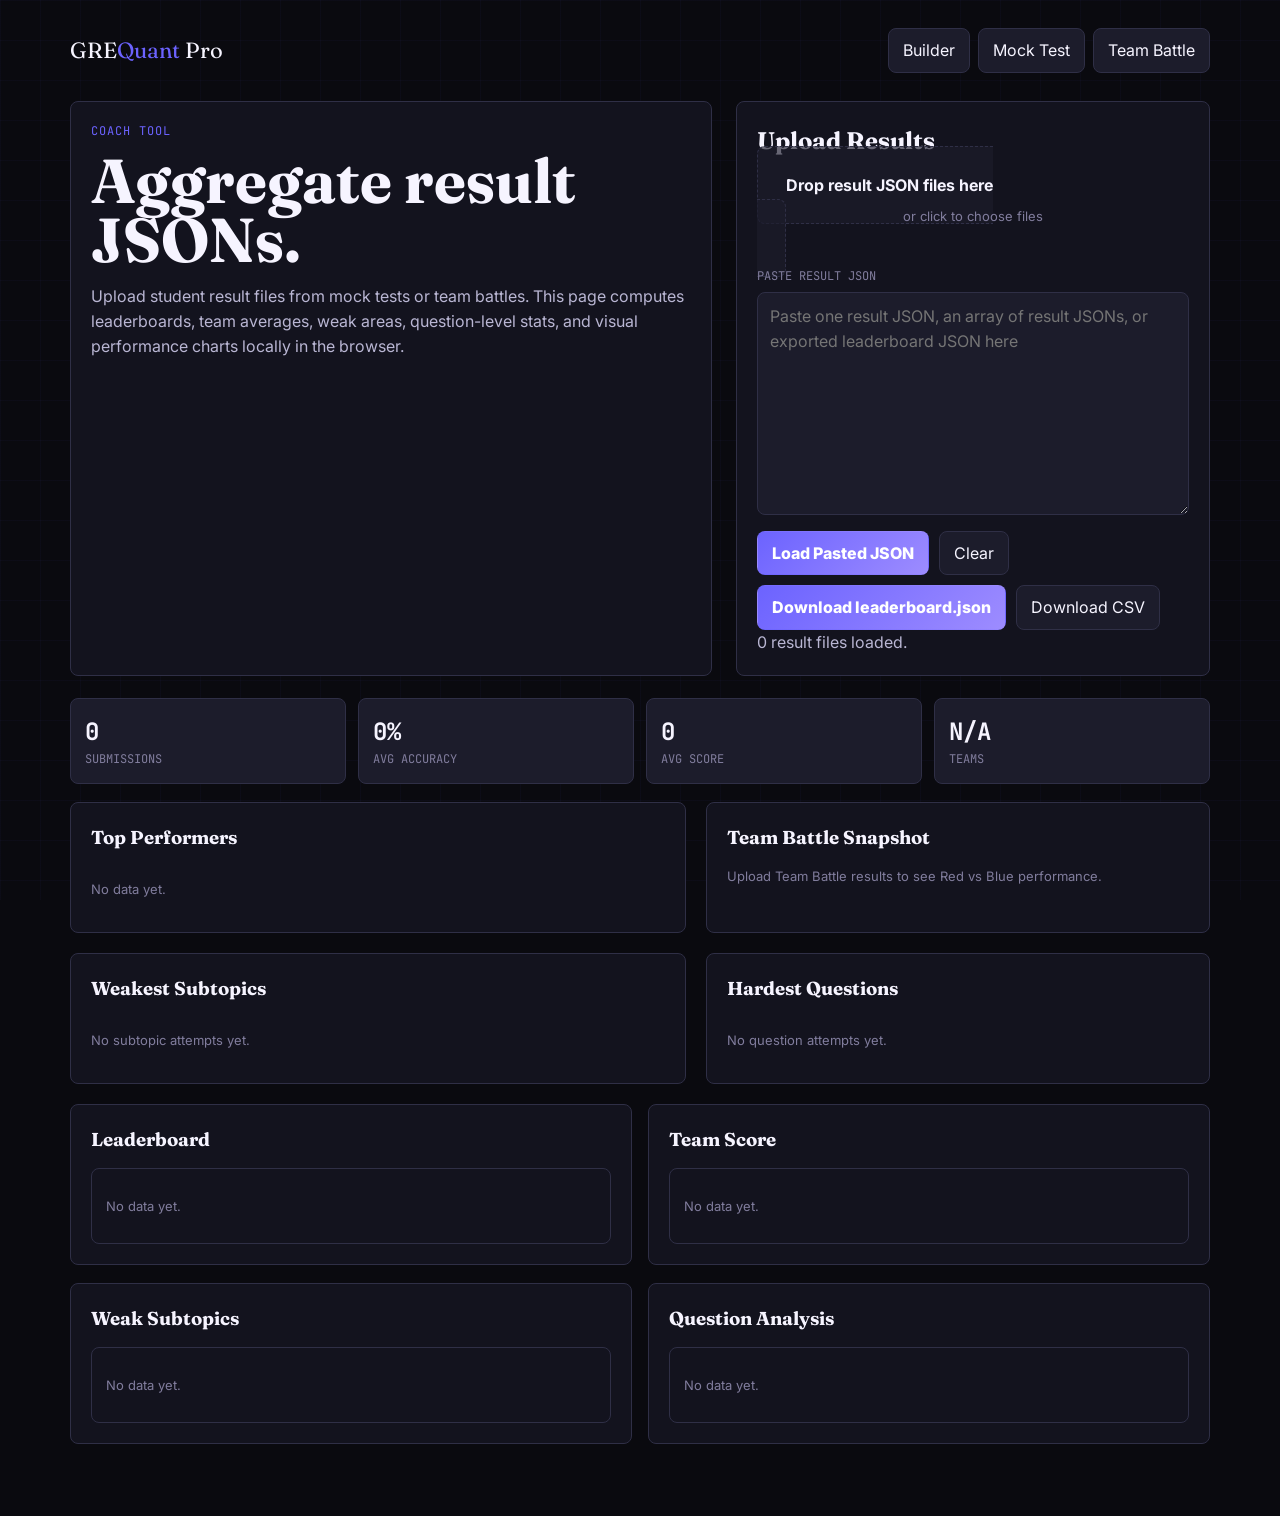
<file: events/coach_aggregator.html>
<!doctype html>
<html lang="en">
<head>
  <meta charset="utf-8">
  <meta name="viewport" content="width=device-width, initial-scale=1">
  <title>GRE Quant Pro Coach Aggregator</title>
  <link rel="preconnect" href="https://fonts.googleapis.com">
  <link rel="preconnect" href="https://fonts.gstatic.com" crossorigin>
  <link href="https://fonts.googleapis.com/css2?family=Fraunces:wght@700;800&family=Inter:wght@400;500;600;700;800&family=JetBrains+Mono:wght@400;600;700&display=swap" rel="stylesheet">
  <link rel="stylesheet" href="events.css">
</head>
<body>
  <main class="shell">
    <div class="topbar">
      <a class="nav-logo" href="https://grequantpro.com/">GRE<span>Quant</span> Pro</a>
      <nav class="nav">
        <a href="event_builder.html">Builder</a>
        <a href="mock_test.html">Mock Test</a>
        <a href="team_battle.html">Team Battle</a>
      </nav>
    </div>

    <section class="hero">
      <div class="panel">
        <div class="eyebrow">Coach Tool</div>
        <h1>Aggregate result JSONs.</h1>
        <p>Upload student result files from mock tests or team battles. This page computes leaderboards, team averages, weak areas, question-level stats, and visual performance charts locally in the browser.</p>
      </div>
      <div class="panel">
        <h2>Upload Results</h2>
        <label class="drop-zone" id="dropZone">
          <strong>Drop result JSON files here</strong>
          <span class="muted" style="display:block;margin-top:8px">or click to choose files</span>
          <input id="fileInput" type="file" accept=".json,application/json" multiple hidden>
        </label>
        <div class="field" style="margin-top:16px">
          <label for="jsonPaste">Paste Result JSON</label>
          <textarea id="jsonPaste" rows="8" placeholder="Paste one result JSON, an array of result JSONs, or exported leaderboard JSON here"></textarea>
        </div>
        <div class="actions">
          <button class="primary-btn" id="loadPastedBtn">Load Pasted JSON</button>
          <button class="ghost-btn" id="clearBtn">Clear</button>
          <button class="primary-btn" id="downloadJsonBtn" disabled>Download leaderboard.json</button>
          <button class="ghost-btn" id="downloadCsvBtn" disabled>Download CSV</button>
        </div>
        <p class="muted" id="uploadStatus">No files loaded yet.</p>
      </div>
    </section>

    <section class="results-grid" id="summaryMetrics"></section>
    <section class="coach-charts">
      <div class="result-card">
        <h3>Top Performers</h3>
        <div class="chart-bars" id="topPerformerChart"></div>
      </div>
      <div class="result-card">
        <h3>Team Battle Snapshot</h3>
        <div id="teamChart"></div>
      </div>
    </section>
    <section class="coach-charts">
      <div class="result-card">
        <h3>Weakest Subtopics</h3>
        <div class="chart-bars" id="weakSubtopicChart"></div>
      </div>
      <div class="result-card">
        <h3>Hardest Questions</h3>
        <div class="chart-bars" id="hardQuestionChart"></div>
      </div>
    </section>
    <section class="grid" style="margin-top:18px">
      <div class="result-card"><h3>Leaderboard</h3><div class="table-wrap" id="leaderboard"></div></div>
      <div class="result-card"><h3>Team Score</h3><div class="table-wrap" id="teams"></div></div>
    </section>
    <section class="grid" style="margin-top:18px">
      <div class="result-card"><h3>Weak Subtopics</h3><div class="table-wrap" id="weakSubtopics"></div></div>
      <div class="result-card"><h3>Question Analysis</h3><div class="table-wrap" id="questions"></div></div>
    </section>
  </main>
  <script src="events_common.js"></script>
  <script>
    let loadedResults = [];
    let aggregate = null;

    function readFile(file){
      return new Promise((resolve, reject) => {
        const reader = new FileReader();
        reader.onload = () => {
          try { resolve(JSON.parse(reader.result)); }
          catch (error) { reject(new Error(`${file.name}: invalid JSON`)); }
        };
        reader.onerror = () => reject(new Error(`${file.name}: could not read file`));
        reader.readAsText(file);
      });
    }

    function normalizeResults(input){
      if (!input) return [];
      if (Array.isArray(input)) return input.filter(r => r && Array.isArray(r.results));
      if (Array.isArray(input.results)) return [input];
      if (Array.isArray(input.submissions_raw)) return input.submissions_raw.filter(r => r && Array.isArray(r.results));
      if (Array.isArray(input.leaderboard) && Array.isArray(input.question_analysis)) return [];
      return [];
    }

    function addResults(items, sourceLabel){
      const valid = normalizeResults(items);
      loadedResults = loadedResults.concat(valid);
      render();
      if (!valid.length) {
        Events.$("uploadStatus").textContent = `${sourceLabel}: no student result objects found. Paste/download individual result JSONs, not only the summarized leaderboard.`;
      }
      return valid.length;
    }

    function rowsToTable(headers, rows){
      if (!rows.length) return "<p class='muted' style='padding:14px'>No data yet.</p>";
      return `<table><thead><tr>${headers.map(h => `<th>${Events.escapeHtml(h)}</th>`).join("")}</tr></thead><tbody>${rows.map(row => `<tr>${row.map(cell => `<td>${cell}</td>`).join("")}</tr>`).join("")}</tbody></table>`;
    }

    function barChart(rows, { labelKey, valueKey, max = 100, suffix = "", empty = "No data yet." } = {}){
      if (!rows.length) return `<p class="muted">${empty}</p>`;
      return rows.map(row => {
        const value = Number(row[valueKey] || 0);
        const pct = max ? Math.max(0, Math.min(100, (value / max) * 100)) : 0;
        return `<div class="chart-bar-row">
          <div class="chart-name" title="${Events.escapeHtml(row[labelKey])}">${Events.escapeHtml(row[labelKey])}</div>
          <div class="chart-track"><div class="chart-fill" style="width:${pct}%"></div></div>
          <div class="chart-value">${value}${suffix}</div>
        </div>`;
      }).join("");
    }

    function renderCoachCharts(data){
      Events.$("topPerformerChart").innerHTML = barChart(data.leaderboard.slice(0, 8).map(r => ({ name: r.name, value: r.accuracy })), {
        labelKey: "name", valueKey: "value", suffix: "%"
      });
      Events.$("weakSubtopicChart").innerHTML = barChart(data.weak_subtopics.slice(0, 8).map(s => ({ name: s.subtopic, value: Math.round(100 - s.accuracy) })), {
        labelKey: "name", valueKey: "value", suffix: "%", empty: "No subtopic attempts yet."
      });
      Events.$("hardQuestionChart").innerHTML = barChart(data.question_analysis.slice(0, 8).map(q => ({ name: q.question_id, value: Math.round(100 - q.accuracy) })), {
        labelKey: "name", valueKey: "value", suffix: "%", empty: "No question attempts yet."
      });
      if (!data.teams.length) {
        Events.$("teamChart").innerHTML = "<p class='muted'>Upload Team Battle results to see Red vs Blue performance.</p>";
        return;
      }
      Events.$("teamChart").innerHTML = `<div class="team-compare">${data.teams.map(t => `
        <div class="team-card ${t.team === "Red" ? "red" : "blue"}">
          <span>${Events.escapeHtml(t.team)} avg accuracy</span>
          <b class="${t.team === "Red" ? "team-red" : "team-blue"}">${t.average_accuracy}%</b>
          <p class="muted" style="margin:8px 0 0">${t.students} students · top scorer: ${Events.escapeHtml(t.top_scorer || "-")}</p>
        </div>`).join("")}</div>`;
    }

    function average(values){
      const nums = values.map(Number).filter(Number.isFinite);
      return nums.length ? nums.reduce((a,b) => a + b, 0) / nums.length : 0;
    }

    function makeAggregate(results){
      const leaderboard = [...results].sort((a,b) => b.score - a.score || b.accuracy - a.accuracy || a.total_time_seconds - b.total_time_seconds)
        .map((r, i) => ({
          rank: i + 1,
          name: r.student?.name || "Unknown",
          email: r.student?.email || "",
          batch: r.student?.batch || "",
          team: r.team || "",
          score: r.score,
          total_questions: r.total_questions,
          accuracy: Number(r.accuracy || 0),
          total_time_seconds: Number(r.total_time_seconds || 0),
          avg_time_seconds: Number(r.average_time_seconds || 0),
          event_id: r.event_id,
          event_name: r.event_name
        }));

      const teamNames = [...new Set(results.map(r => r.team).filter(Boolean))];
      const teams = teamNames.map(team => {
        const members = results.filter(r => r.team === team);
        return {
          team,
          students: members.length,
          average_accuracy: Number(average(members.map(r => r.accuracy)).toFixed(2)),
          average_score: Number(average(members.map(r => r.score)).toFixed(2)),
          average_time_seconds: Number(average(members.map(r => r.total_time_seconds)).toFixed(1)),
          top_scorer: [...members].sort((a,b) => b.score - a.score || a.total_time_seconds - b.total_time_seconds)[0]?.student?.name || ""
        };
      }).sort((a,b) => b.average_accuracy - a.average_accuracy || a.average_time_seconds - b.average_time_seconds);

      const subtopicMap = new Map();
      const questionMap = new Map();
      for (const result of results) {
        for (const item of result.results || []) {
          const sub = item.subtopic || "Unspecified";
          if (!subtopicMap.has(sub)) subtopicMap.set(sub, { subtopic: sub, total: 0, correct: 0, skipped: 0 });
          const s = subtopicMap.get(sub);
          s.total += 1; s.correct += item.correct ? 1 : 0; s.skipped += item.skipped ? 1 : 0;

          const qid = item.question_id || "unknown";
          if (!questionMap.has(qid)) questionMap.set(qid, { question_id: qid, topic: item.topic || "", subtopic: item.subtopic || "", total: 0, correct: 0, skipped: 0, avg_time_seconds: 0, time: 0 });
          const q = questionMap.get(qid);
          q.total += 1; q.correct += item.correct ? 1 : 0; q.skipped += item.skipped ? 1 : 0; q.time += Number(item.time_taken_seconds) || 0;
        }
      }
      const weak_subtopics = [...subtopicMap.values()].map(s => ({ ...s, accuracy: s.total ? Number(((s.correct / s.total) * 100).toFixed(2)) : 0 }))
        .sort((a,b) => a.accuracy - b.accuracy || b.total - a.total);
      const question_analysis = [...questionMap.values()].map(q => ({ ...q, accuracy: q.total ? Number(((q.correct / q.total) * 100).toFixed(2)) : 0, avg_time_seconds: q.total ? Number((q.time / q.total).toFixed(1)) : 0 }))
        .sort((a,b) => a.accuracy - b.accuracy || b.total - a.total);

      return {
        generated_at: new Date().toISOString(),
        event_id: results[0]?.event_id || "",
        event_name: results[0]?.event_name || "",
        submissions: results.length,
        average_accuracy: Number(average(results.map(r => r.accuracy)).toFixed(2)),
        average_score: Number(average(results.map(r => r.score)).toFixed(2)),
        submissions_raw: results,
        leaderboard,
        teams,
        weak_subtopics,
        question_analysis
      };
    }

    function render(){
      aggregate = makeAggregate(loadedResults);
      Events.$("summaryMetrics").innerHTML = [
        ["Submissions", aggregate.submissions],
        ["Avg Accuracy", `${aggregate.average_accuracy}%`],
        ["Avg Score", aggregate.average_score],
        ["Teams", aggregate.teams.length || "N/A"]
      ].map(([label, value]) => `<div class="metric"><b>${value}</b><span>${label}</span></div>`).join("");
      renderCoachCharts(aggregate);

      Events.$("leaderboard").innerHTML = rowsToTable(["Rank","Student","Team","Score","Accuracy","Time"], aggregate.leaderboard.map(r => [
        r.rank, Events.escapeHtml(r.name), Events.escapeHtml(r.team), `${r.score}/${r.total_questions}`, `${r.accuracy}%`, Events.formatTime(r.total_time_seconds)
      ]));
      Events.$("teams").innerHTML = rowsToTable(["Team","Students","Avg Accuracy","Avg Score","Avg Time","Top Scorer"], aggregate.teams.map(t => [
        `<strong class="${t.team === "Red" ? "team-red" : "team-blue"}">${Events.escapeHtml(t.team)}</strong>`, t.students, `${t.average_accuracy}%`, t.average_score, Events.formatTime(t.average_time_seconds), Events.escapeHtml(t.top_scorer)
      ]));
      Events.$("weakSubtopics").innerHTML = rowsToTable(["Subtopic","Attempts","Correct","Skipped","Accuracy"], aggregate.weak_subtopics.slice(0, 12).map(s => [
        Events.escapeHtml(s.subtopic), s.total, s.correct, s.skipped, `${s.accuracy}%`
      ]));
      Events.$("questions").innerHTML = rowsToTable(["Question","Subtopic","Attempts","Accuracy","Avg Time"], aggregate.question_analysis.slice(0, 20).map(q => [
        Events.escapeHtml(q.question_id), Events.escapeHtml(q.subtopic), q.total, `${q.accuracy}%`, Events.formatTime(q.avg_time_seconds)
      ]));
      Events.$("downloadJsonBtn").disabled = !loadedResults.length;
      Events.$("downloadCsvBtn").disabled = !loadedResults.length;
      Events.$("uploadStatus").textContent = `${loadedResults.length} result file${loadedResults.length === 1 ? "" : "s"} loaded.`;
    }

    function toCsv(rows){
      const headers = ["rank","name","email","batch","team","score","total_questions","accuracy","total_time_seconds","event_id"];
      const esc = value => `"${String(value ?? "").replaceAll('"','""')}"`;
      return [headers.join(","), ...rows.map(row => headers.map(h => esc(row[h])).join(","))].join("\n");
    }

    async function handleFiles(files){
      const parsed = [];
      const errors = [];
      for (const file of files) {
        try { parsed.push(await readFile(file)); }
        catch (error) { errors.push(error.message); }
      }
      const added = parsed.reduce((sum, item) => sum + addResults(item, "Files"), 0);
      if (errors.length) Events.$("uploadStatus").textContent += ` ${errors.length} file(s) failed.`;
      if (!added && !errors.length) Events.$("uploadStatus").textContent = "No valid result JSONs found in the selected files.";
    }

    function handlePastedJson(){
      const raw = Events.$("jsonPaste").value.trim();
      if (!raw) {
        Events.$("uploadStatus").textContent = "Paste a result JSON first.";
        return;
      }
      try {
        const parsed = JSON.parse(raw);
        const added = addResults(parsed, "Pasted JSON");
        if (added) {
          Events.$("uploadStatus").textContent = `${loadedResults.length} result${loadedResults.length === 1 ? "" : "s"} loaded. ${added} added from pasted JSON.`;
          Events.$("jsonPaste").value = "";
        }
      } catch (error) {
        Events.$("uploadStatus").textContent = `Pasted JSON is invalid: ${error.message}`;
      }
    }

    Events.$("dropZone").onclick = () => Events.$("fileInput").click();
    Events.$("fileInput").onchange = (event) => handleFiles([...event.target.files]);
    Events.$("dropZone").ondragover = (event) => { event.preventDefault(); Events.$("dropZone").classList.add("drag"); };
    Events.$("dropZone").ondragleave = () => Events.$("dropZone").classList.remove("drag");
    Events.$("dropZone").ondrop = (event) => { event.preventDefault(); Events.$("dropZone").classList.remove("drag"); handleFiles([...event.dataTransfer.files]); };
    Events.$("loadPastedBtn").onclick = handlePastedJson;
    Events.$("clearBtn").onclick = () => { loadedResults = []; render(); };
    Events.$("downloadJsonBtn").onclick = () => Events.downloadJson(`${Events.slug(aggregate.event_id || "leaderboard")}_leaderboard.json`, aggregate);
    Events.$("downloadCsvBtn").onclick = () => Events.downloadText(`${Events.slug(aggregate.event_id || "leaderboard")}_leaderboard.csv`, toCsv(aggregate.leaderboard), "text/csv");
    render();
  </script>
</body>
</html>
</file>
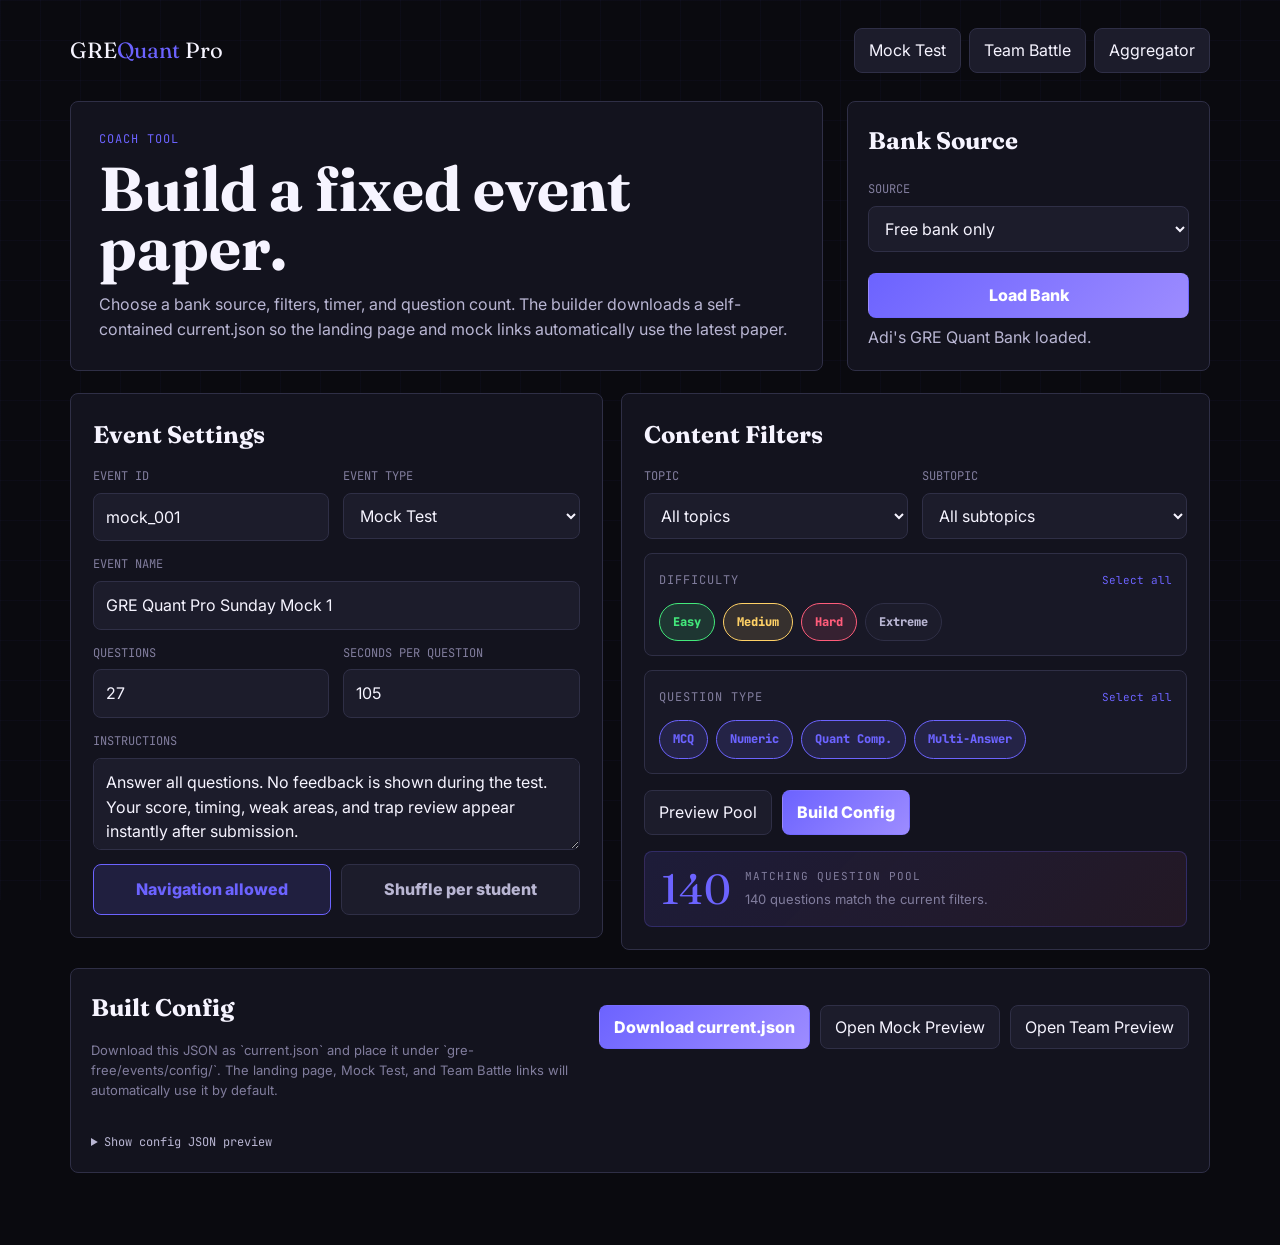
<file: events/event_builder.html>
<!doctype html>
<html lang="en">
<head>
  <meta charset="utf-8">
  <meta name="viewport" content="width=device-width, initial-scale=1">
  <title>GRE Quant Pro Event Builder</title>
  <link rel="preconnect" href="https://fonts.googleapis.com">
  <link rel="preconnect" href="https://fonts.gstatic.com" crossorigin>
  <link href="https://fonts.googleapis.com/css2?family=Fraunces:wght@700;800&family=Inter:wght@400;500;600;700;800&family=JetBrains+Mono:wght@400;600;700&display=swap" rel="stylesheet">
  <link rel="stylesheet" href="events.css">
</head>
<body>
  <main class="shell">
    <div class="topbar">
      <a class="nav-logo" href="https://grequantpro.com/">GRE<span>Quant</span> Pro</a>
      <nav class="nav">
        <a href="mock_test.html">Mock Test</a>
        <a href="team_battle.html">Team Battle</a>
        <a href="coach_aggregator.html">Aggregator</a>
      </nav>
    </div>

    <section class="hero builder-hero">
      <div class="panel builder-intro">
        <div class="eyebrow">Coach Tool</div>
        <h1>Build a fixed event paper.</h1>
        <p>Choose a bank source, filters, timer, and question count. The builder downloads a self-contained current.json so the landing page and mock links automatically use the latest paper.</p>
      </div>
      <div class="panel builder-source-card">
        <h2>Bank Source</h2>
        <div class="field">
          <label for="bankSource">Source</label>
          <select id="bankSource">
            <option value="../bank/">Free bank only</option>
            <option value="https://github.com/adityagoenka24/gre-pro-adi/bank/">Local sibling Pro bank</option>
          </select>
        </div>
        <button class="primary-btn" id="loadBankBtn" style="width:100%">Load Bank</button>
        <p class="muted" id="bankStatus">Free bank is safest for the first preview. Pro source works locally if the sibling folder is available.</p>
      </div>
    </section>

    <section class="builder-grid">
      <div class="panel builder-section">
        <h2>Event Settings</h2>
        <div class="builder-form-grid">
          <div class="field"><label for="eventId">Event ID</label><input id="eventId" value="mock_001"></div>
          <div class="field"><label for="eventType">Event Type</label><select id="eventType"><option value="mock_test">Mock Test</option><option value="team_battle">Team Battle</option></select></div>
        </div>
        <div class="field"><label for="eventName">Event Name</label><input id="eventName" value="GRE Quant Pro Sunday Mock 1"></div>
        <div class="builder-form-grid">
          <div class="field"><label for="questionCount">Questions</label><input id="questionCount" type="number" min="1" value="27"></div>
          <div class="field"><label for="secondsPerQuestion">Seconds per Question</label><input id="secondsPerQuestion" type="number" min="15" value="105"></div>
        </div>
        <div class="field"><label for="instructions">Instructions</label><textarea id="instructions">Answer all questions. No feedback is shown during the test. Your score, timing, weak areas, and trap review appear instantly after submission.</textarea></div>
        <div class="builder-toggle-row">
          <button class="builder-toggle active" type="button" id="allowNavigationToggle" data-target="allowNavigation">Navigation allowed</button>
          <button class="builder-toggle" type="button" id="shuffleForStudentsToggle" data-target="shuffleForStudents">Shuffle per student</button>
          <input type="checkbox" id="allowNavigation" checked hidden>
          <input type="checkbox" id="shuffleForStudents" hidden>
        </div>
      </div>

      <div class="panel builder-section">
        <h2>Content Filters</h2>
        <div class="builder-form-grid">
          <div class="field"><label for="topicSelect">Topic</label><select id="topicSelect"></select></div>
          <div class="field"><label for="subtopicSelect">Subtopic</label><select id="subtopicSelect"></select></div>
        </div>
        <div class="builder-filter-block">
          <div class="builder-filter-head"><span>Difficulty</span><button type="button" class="mini-link" data-select-all="difficultyChecks">Select all</button></div>
          <div class="builder-pill-grid" id="difficultyChecks"></div>
        </div>
        <div class="builder-filter-block">
          <div class="builder-filter-head"><span>Question Type</span><button type="button" class="mini-link" data-select-all="typeChecks">Select all</button></div>
          <div class="builder-pill-grid" id="typeChecks"></div>
        </div>
        <div class="actions">
          <button class="ghost-btn" id="previewBtn">Preview Pool</button>
          <button class="primary-btn" id="buildBtn">Build Config</button>
        </div>
        <div class="builder-pool-card">
          <div class="builder-pool-num" id="poolCount">0</div>
          <div>
            <div class="builder-pool-label">Matching question pool</div>
            <p class="muted" id="poolStatus">Load a bank to begin.</p>
          </div>
        </div>
      </div>
    </section>

    <section class="panel builder-output" style="margin-top:18px">
      <div>
        <h2>Built Config</h2>
        <p class="muted">Download this JSON as `current.json` and place it under `gre-free/events/config/`. The landing page, Mock Test, and Team Battle links will automatically use it by default.</p>
      </div>
      <div class="actions">
        <button class="primary-btn" id="downloadBtn" disabled>Download current.json</button>
        <a class="ghost-btn" id="mockLink" href="mock_test.html">Open Mock Preview</a>
        <a class="ghost-btn" id="teamLink" href="team_battle.html">Open Team Preview</a>
      </div>
      <details class="config-details">
        <summary>Show config JSON preview</summary>
        <pre id="configPreview">No config built yet.</pre>
      </details>
    </section>
  </main>
  <script src="events_common.js"></script>
  <script>
    const builder = { base:"../bank/", manifest:null, questions:[], config:null };
    const allDifficulties = ["easy","medium","hard","extreme_hard"];
    const allTypes = ["mcq","numeric_entry","quantitative_comparison","multiple_answer"];

    const labelMap = {
      easy:"Easy",
      medium:"Medium",
      hard:"Hard",
      extreme_hard:"Extreme",
      mcq:"MCQ",
      numeric_entry:"Numeric",
      quantitative_comparison:"Quant Comp.",
      multiple_answer:"Multi-Answer"
    };

    function checkedValues(containerId){
      return [...document.querySelectorAll(`#${containerId} .builder-pill.active`)].map(btn => btn.dataset.value);
    }

    function renderChecks(id, values, selected){
      Events.$(id).innerHTML = values.map(value => `<button type="button" class="builder-pill ${selected.includes(value) ? "active" : ""} ${value}" data-value="${value}">${Events.escapeHtml(labelMap[value] || value.replaceAll("_"," "))}</button>`).join("");
      Events.$(id).querySelectorAll(".builder-pill").forEach(btn => {
        btn.onclick = () => {
          btn.classList.toggle("active");
          loadSelectedPool().catch(error => Events.$("poolStatus").textContent = error.message);
        };
      });
    }

    function syncToggleButton(btn){
      const input = Events.$(btn.dataset.target);
      btn.classList.toggle("active", input.checked);
    }

    async function loadBank(){
      builder.base = Events.$("bankSource").value;
      Events.$("bankStatus").textContent = "Loading manifest...";
      builder.manifest = await Events.loadJson(`${builder.base}index.json`);
      const topicSelect = Events.$("topicSelect");
      topicSelect.innerHTML = `<option value="all">All topics</option>` + Object.keys(builder.manifest.topics).map(topic => `<option>${Events.escapeHtml(topic)}</option>`).join("");
      renderChecks("difficultyChecks", allDifficulties, ["easy","medium","hard"]);
      renderChecks("typeChecks", allTypes, allTypes);
      topicSelect.onchange = populateSubtopics;
      populateSubtopics();
      Events.$("bankStatus").textContent = `${builder.manifest.bank || "Bank"} loaded.`;
      await loadSelectedPool();
    }

    function populateSubtopics(){
      const topic = Events.$("topicSelect").value;
      const subs = topic === "all"
        ? []
        : Object.keys(builder.manifest.topics[topic] || {}).filter(sub => builder.manifest.topics[topic][sub].status === "complete");
      Events.$("subtopicSelect").innerHTML = `<option value="all">All subtopics</option>` + subs.map(sub => `<option>${Events.escapeHtml(sub)}</option>`).join("");
    }

    async function loadSelectedPool(){
      if (!builder.manifest) return [];
      const topicFilter = Events.$("topicSelect").value;
      const subtopicFilter = Events.$("subtopicSelect").value;
      const difficulties = checkedValues("difficultyChecks");
      const types = checkedValues("typeChecks");
      const questions = [];
      for (const [topic, subtopics] of Object.entries(builder.manifest.topics)) {
        if (topicFilter !== "all" && topic !== topicFilter) continue;
        for (const [subtopic, meta] of Object.entries(subtopics)) {
          if (meta.status !== "complete") continue;
          if (subtopicFilter !== "all" && subtopic !== subtopicFilter) continue;
          const file = await Events.loadJson(`${builder.base}${meta.file}`);
          for (const q of file.questions || []) {
            if (difficulties.length && !difficulties.includes(q.difficulty)) continue;
            if (types.length && !types.includes(q.type)) continue;
            questions.push(Events.enrichQuestion(q, topic, subtopic));
          }
        }
      }
      builder.questions = questions;
      Events.$("poolCount").textContent = questions.length;
      Events.$("poolStatus").textContent = `${questions.length} questions match the current filters.`;
      return questions;
    }

    function buildConfig(){
      const questions = builder.questions.length ? builder.questions : [];
      const requested = Math.max(1, Number(Events.$("questionCount").value) || 1);
      if (!questions.length) {
        Events.$("poolStatus").textContent = "No matching questions. Adjust filters.";
        return;
      }
      const picked = Events.shuffle(questions).slice(0, Math.min(requested, questions.length));
      const secondsPerQuestion = Math.max(15, Number(Events.$("secondsPerQuestion").value) || 105);
      const config = {
        event_id: Events.$("eventId").value.trim() || `event_${Date.now()}`,
        event_name: Events.$("eventName").value.trim() || "GRE Quant Pro Event",
        event_type: Events.$("eventType").value,
        created_at: new Date().toISOString(),
        timer_seconds: picked.length * secondsPerQuestion,
        question_count: picked.length,
        shuffle_questions_for_students: Events.$("shuffleForStudents").checked,
        allow_navigation: Events.$("allowNavigation").checked,
        show_feedback_during_test: false,
        instructions: Events.$("instructions").value.trim(),
        source_filters: {
          bank_source: builder.base,
          topic: Events.$("topicSelect").value,
          subtopic: Events.$("subtopicSelect").value,
          difficulties: checkedValues("difficultyChecks"),
          types: checkedValues("typeChecks")
        },
        questions: picked
      };
      builder.config = config;
      Events.$("downloadBtn").disabled = false;
      Events.$("configPreview").textContent = JSON.stringify(config, null, 2);
      Events.$("poolStatus").textContent = `Built ${picked.length} fixed questions from a ${questions.length}-question pool.`;
      localStorage.setItem("gre_quant_last_event_config", JSON.stringify(config));
    }

    Events.$("loadBankBtn").onclick = () => loadBank().catch(error => Events.$("bankStatus").textContent = error.message);
    Events.$("topicSelect").onchange = () => { populateSubtopics(); loadSelectedPool().catch(error => Events.$("poolStatus").textContent = error.message); };
    Events.$("subtopicSelect").onchange = () => loadSelectedPool().catch(error => Events.$("poolStatus").textContent = error.message);
    Events.$("previewBtn").onclick = () => loadSelectedPool().catch(error => Events.$("poolStatus").textContent = error.message);
    Events.$("buildBtn").onclick = async () => { await loadSelectedPool(); buildConfig(); };
    Events.$("downloadBtn").onclick = () => Events.downloadJson("current.json", builder.config);
    document.querySelectorAll(".builder-toggle").forEach(btn => {
      syncToggleButton(btn);
      btn.onclick = () => {
        const input = Events.$(btn.dataset.target);
        input.checked = !input.checked;
        syncToggleButton(btn);
      };
    });
    document.querySelectorAll("[data-select-all]").forEach(btn => {
      btn.onclick = () => {
        const wrap = Events.$(btn.dataset.selectAll);
        const pills = [...wrap.querySelectorAll(".builder-pill")];
        const allActive = pills.every(pill => pill.classList.contains("active"));
        pills.forEach(pill => pill.classList.toggle("active", !allActive));
        btn.textContent = allActive ? "Select all" : "Clear all";
        loadSelectedPool().catch(error => Events.$("poolStatus").textContent = error.message);
      };
    });
    loadBank().catch(error => Events.$("bankStatus").textContent = error.message);
  </script>
</body>
</html>
</file>
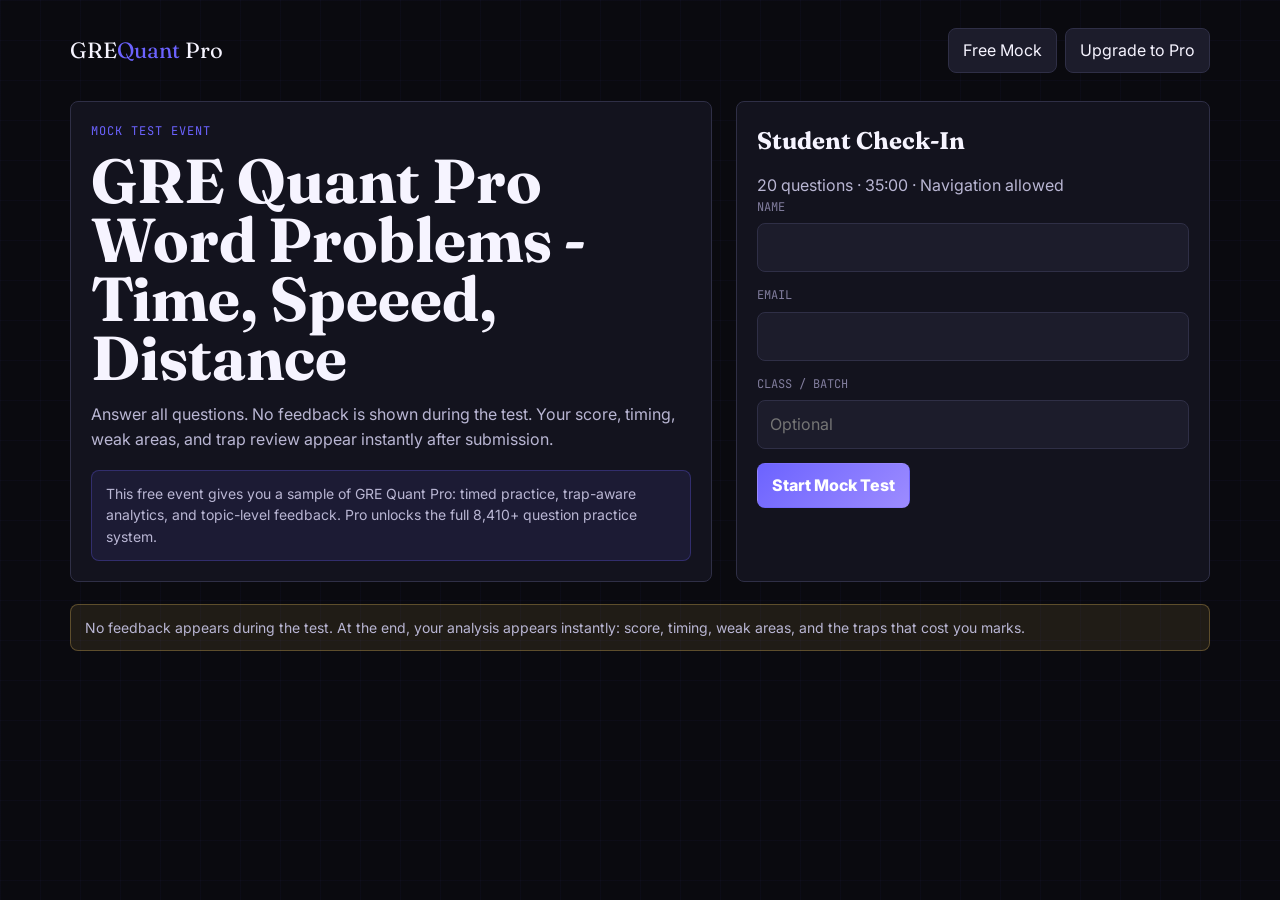
<file: events/mock_test.html>
<!doctype html>
<html lang="en">
<head>
  <meta charset="utf-8">
  <meta name="viewport" content="width=device-width, initial-scale=1">
  <title>GRE Quant Pro Event Mock</title>
  <link rel="preconnect" href="https://fonts.googleapis.com">
  <link rel="preconnect" href="https://fonts.gstatic.com" crossorigin>
  <link href="https://fonts.googleapis.com/css2?family=Fraunces:wght@700;800&family=Inter:wght@400;500;600;700;800&family=JetBrains+Mono:wght@400;600;700&display=swap" rel="stylesheet">
  <link rel="stylesheet" href="events.css">
</head>
<body>
  <main class="shell">
    <div class="topbar">
      <a class="nav-logo" href="https://grequantpro.com/">GRE<span>Quant</span> Pro</a>
      <nav class="nav">
        <a href="https://grequantpro.com/#mock">Free Mock</a>
        <a href="https://grequantpro.com/#plans">Upgrade to Pro</a>
      </nav>
    </div>

    <section id="startSection">
      <div class="hero">
        <div class="panel">
          <div class="eyebrow">Mock Test Event</div>
          <h1 id="eventName">Loading event...</h1>
          <p id="instructions">The event config is loading.</p>
          <div class="notice" style="margin-top:18px;margin-bottom:0">This free event gives you a sample of GRE Quant Pro: timed practice, trap-aware analytics, and topic-level feedback. Pro unlocks the full 8,410+ question practice system.</div>
        </div>
        <div class="panel">
          <h2>Student Check-In</h2>
          <p class="muted" id="eventDetails">Loading details...</p>
          <div class="field"><label for="studentName">Name</label><input id="studentName" autocomplete="name"></div>
          <div class="field"><label for="studentEmail">Email</label><input id="studentEmail" type="email" autocomplete="email"></div>
          <div class="field"><label for="studentBatch">Class / Batch</label><input id="studentBatch" placeholder="Optional"></div>
          <p class="muted" id="startError"></p>
          <button class="primary-btn" id="startBtn">Start Mock Test</button>
        </div>
      </div>
      <div class="notice warning">No feedback appears during the test. At the end, your analysis appears instantly: score, timing, weak areas, and the traps that cost you marks.</div>
    </section>

    <section id="examSection" class="hidden">
      <div class="bank-meta-bar">
        <div style="display:flex;align-items:center;gap:12px;flex-wrap:wrap;">
          <div class="meta-item"><span class="meta-label">Student</span><span class="meta-value" id="eventMetaName">-</span></div>
          <div class="meta-item"><span class="meta-label">Event</span><span class="meta-value" id="eventMetaTopic">-</span></div>
        </div>
        <div style="display:flex;align-items:center;gap:10px;flex-wrap:wrap;">
          <div class="bank-progress-pill" id="progressText">Q 1 / 1</div>
          <div class="exam-countdown" id="timer">--:--</div>
        </div>
      </div>
      <div class="exam-layout">
        <aside class="exam-sidebar">
          <div class="exam-sidebar-title">Navigator</div>
          <div class="exam-dots-wrap" id="numberNav"></div>
          <div class="exam-sidebar-unanswered" id="unansweredWarning"></div>
          <div style="margin-top:12px;padding-top:12px;border-top:1px solid var(--border);">
            <button class="btn btn-danger" style="width:100%;padding:10px;" id="submitBtn">Submit</button>
          </div>
        </aside>
        <div id="eventQuestionArea"></div>
      </div>
    </section>

    <section id="resultsSection" class="hidden">
      <div class="analysis-header">
        <div class="analysis-title" id="resultsTitle">Exam Analysis</div>
        <div class="analysis-meta" id="analysisMeta"></div>
        <div style="margin-top:16px;font-size:12px;color:var(--text3);font-family:var(--font-mono);">
          GRE Quant Pro Events · Coach Aditya Goenka · <a href="https://grequantpro.com/#plans" style="color:var(--accent);text-decoration:none;">Unlock targeted Pro practice</a>
        </div>
        <div class="actions">
          <a class="primary-btn" href="https://grequantpro.com/#plans">Unlock Targeted Practice</a>
          <button class="ghost-btn" id="emailResultBtn">Send To Coach Adi</button>
          <button class="ghost-btn" id="downloadResultBtn">Download Result JSON</button>
        </div>
      </div>
      <div style="display:grid;grid-template-columns:repeat(auto-fill,minmax(160px,1fr));gap:16px;margin-bottom:24px;" id="exam-kpi-row"></div>
      <div id="proCta"></div>
      <div class="charts-grid" style="margin-bottom:24px;">
        <div class="chart-card"><h3>By Difficulty</h3><div id="exam-diff-bars"></div></div>
        <div class="chart-card"><h3>By Question Type</h3><div id="exam-type-bars"></div></div>
      </div>
      <div class="table-card" style="margin-bottom:24px;"><h3>Time Per Question</h3><div id="exam-time-table"></div></div>
      <div id="exam-wrong-section"></div>
    </section>
  </main>
  <script src="events_common.js"></script>
  <script>Events.initStudentPage({ teamMode:false });</script>
  <script src="../analytics.js"></script>
</body>
</html>
</file>
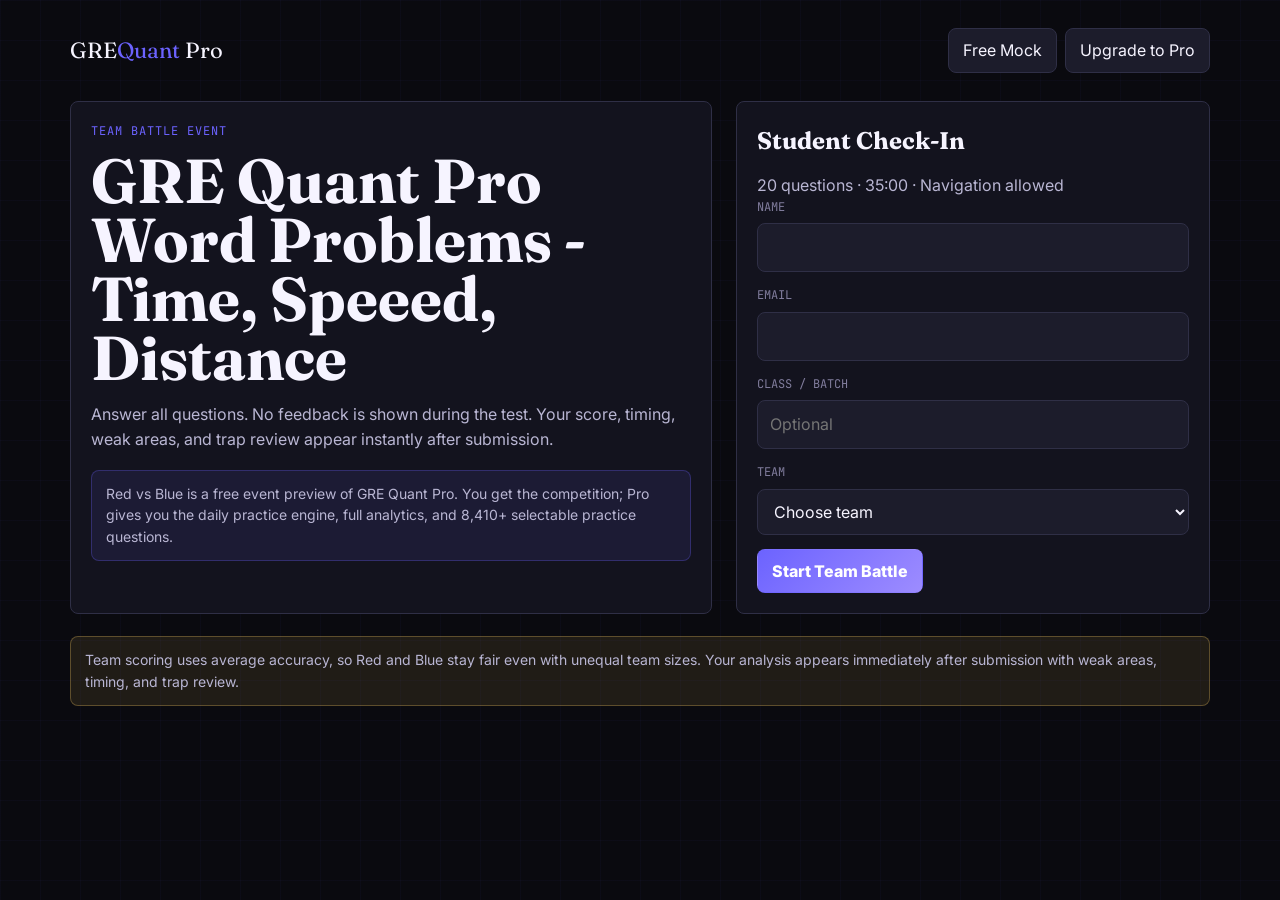
<file: events/team_battle.html>
<!doctype html>
<html lang="en">
<head>
  <meta charset="utf-8">
  <meta name="viewport" content="width=device-width, initial-scale=1">
  <title>GRE Quant Pro Team Battle</title>
  <link rel="preconnect" href="https://fonts.googleapis.com">
  <link rel="preconnect" href="https://fonts.gstatic.com" crossorigin>
  <link href="https://fonts.googleapis.com/css2?family=Fraunces:wght@700;800&family=Inter:wght@400;500;600;700;800&family=JetBrains+Mono:wght@400;600;700&display=swap" rel="stylesheet">
  <link rel="stylesheet" href="events.css">
</head>
<body>
  <main class="shell">
    <div class="topbar">
      <a class="nav-logo" href="https://grequantpro.com/">GRE<span>Quant</span> Pro</a>
      <nav class="nav">
        <a href="https://grequantpro.com/#mock">Free Mock</a>
        <a href="https://grequantpro.com/#plans">Upgrade to Pro</a>
      </nav>
    </div>

    <section id="startSection">
      <div class="hero">
        <div class="panel">
          <div class="eyebrow">Team Battle Event</div>
          <h1 id="eventName">Loading event...</h1>
          <p id="instructions">The event config is loading.</p>
          <div class="notice" style="margin-top:18px;margin-bottom:0">Red vs Blue is a free event preview of GRE Quant Pro. You get the competition; Pro gives you the daily practice engine, full analytics, and 8,410+ selectable practice questions.</div>
        </div>
        <div class="panel">
          <h2>Student Check-In</h2>
          <p class="muted" id="eventDetails">Loading details...</p>
          <div class="field"><label for="studentName">Name</label><input id="studentName" autocomplete="name"></div>
          <div class="field"><label for="studentEmail">Email</label><input id="studentEmail" type="email" autocomplete="email"></div>
          <div class="field"><label for="studentBatch">Class / Batch</label><input id="studentBatch" placeholder="Optional"></div>
          <div class="field">
            <label for="studentTeam">Team</label>
            <select id="studentTeam">
              <option value="">Choose team</option>
              <option value="Red">Red</option>
              <option value="Blue">Blue</option>
            </select>
          </div>
          <p class="muted" id="startError"></p>
          <button class="primary-btn" id="startBtn">Start Team Battle</button>
        </div>
      </div>
      <div class="notice warning">Team scoring uses average accuracy, so Red and Blue stay fair even with unequal team sizes. Your analysis appears immediately after submission with weak areas, timing, and trap review.</div>
    </section>

    <section id="examSection" class="hidden">
      <div class="bank-meta-bar">
        <div style="display:flex;align-items:center;gap:12px;flex-wrap:wrap;">
          <div class="meta-item"><span class="meta-label">Student</span><span class="meta-value" id="eventMetaName">-</span></div>
          <div class="meta-item"><span class="meta-label">Event</span><span class="meta-value" id="eventMetaTopic">-</span></div>
        </div>
        <div style="display:flex;align-items:center;gap:10px;flex-wrap:wrap;">
          <div class="bank-progress-pill" id="progressText">Q 1 / 1</div>
          <div class="exam-countdown" id="timer">--:--</div>
        </div>
      </div>
      <div class="exam-layout">
        <aside class="exam-sidebar">
          <div class="exam-sidebar-title">Navigator</div>
          <div class="exam-dots-wrap" id="numberNav"></div>
          <div class="exam-sidebar-unanswered" id="unansweredWarning"></div>
          <div style="margin-top:12px;padding-top:12px;border-top:1px solid var(--border);">
            <button class="btn btn-danger" style="width:100%;padding:10px;" id="submitBtn">Submit</button>
          </div>
        </aside>
        <div id="eventQuestionArea"></div>
      </div>
    </section>

    <section id="resultsSection" class="hidden">
      <div class="analysis-header">
        <div class="analysis-title" id="resultsTitle">Team Battle Analysis</div>
        <div class="analysis-meta" id="analysisMeta"></div>
        <div style="margin-top:16px;font-size:12px;color:var(--text3);font-family:var(--font-mono);">
          GRE Quant Pro Events · Coach Aditya Goenka · <a href="https://grequantpro.com/#plans" style="color:var(--accent);text-decoration:none;">Unlock targeted Pro practice</a>
        </div>
        <div class="actions">
          <a class="primary-btn" href="https://grequantpro.com/#plans">Unlock Targeted Practice</a>
          <button class="ghost-btn" id="emailResultBtn">Open Email Draft</button>
          <button class="ghost-btn" id="downloadResultBtn">Download Result JSON</button>
        </div>
      </div>
      <div style="display:grid;grid-template-columns:repeat(auto-fill,minmax(160px,1fr));gap:16px;margin-bottom:24px;" id="exam-kpi-row"></div>
      <div id="proCta"></div>
      <div class="charts-grid" style="margin-bottom:24px;">
        <div class="chart-card"><h3>By Difficulty</h3><div id="exam-diff-bars"></div></div>
        <div class="chart-card"><h3>By Question Type</h3><div id="exam-type-bars"></div></div>
      </div>
      <div class="table-card" style="margin-bottom:24px;"><h3>Time Per Question</h3><div id="exam-time-table"></div></div>
      <div id="exam-wrong-section"></div>
    </section>
  </main>
  <script src="events_common.js"></script>
  <script>Events.initStudentPage({ teamMode:true });</script>
  <script src="../analytics.js"></script>
</body>
</html>
</file>
<file: events/events.css>
:root{
  --bg:#0a0a0f;
  --surface:#141420;
  --surface2:#1c1c2b;
  --surface3:#27273a;
  --border:#2f2f46;
  --text:#f6f4ff;
  --text2:#b9b6d3;
  --text3:#817d9d;
  --accent:#6c63ff;
  --accent2:#ff6584;
  --success:#43e97b;
  --warning:#ffd166;
  --danger:#ff5c7a;
  --red:#ff4f6d;
  --blue:#4f9dff;
  --radius:8px;
  --font-body:Inter,ui-sans-serif,system-ui,-apple-system,BlinkMacSystemFont,"Segoe UI",sans-serif;
  --font-display:Fraunces,Georgia,serif;
  --font-mono:"JetBrains Mono","SFMono-Regular",Consolas,monospace;
}
*{box-sizing:border-box}
body{
  margin:0;
  min-height:100vh;
  background:var(--bg);
  color:var(--text);
  font-family:var(--font-body);
  line-height:1.55;
}
body::before{
  content:"";
  position:fixed;
  inset:0;
  background-image:linear-gradient(rgba(108,99,255,.035) 1px,transparent 1px),linear-gradient(90deg,rgba(108,99,255,.035) 1px,transparent 1px);
  background-size:40px 40px;
  pointer-events:none;
}
a{color:var(--accent)}
button,input,select,textarea{font:inherit}
.shell{position:relative;z-index:1;max-width:1180px;margin:0 auto;padding:28px 20px 72px}
.topbar{display:flex;align-items:center;justify-content:space-between;gap:16px;margin-bottom:28px}
.nav-logo{font-family:var(--font-display);font-size:22px;color:var(--text);text-decoration:none;line-height:1}
.nav-logo span{color:var(--accent)}
.nav{display:flex;gap:8px;flex-wrap:wrap}
.nav a,.ghost-btn,.primary-btn,.danger-btn{
  border:1px solid var(--border);
  background:var(--surface2);
  color:var(--text);
  border-radius:var(--radius);
  padding:9px 14px;
  text-decoration:none;
  cursor:pointer;
  display:inline-flex;
  align-items:center;
  justify-content:center;
  gap:8px;
  min-height:38px;
}
.primary-btn{background:linear-gradient(135deg,var(--accent),#9d8cff);border-color:transparent;color:white;font-weight:800}
.danger-btn{background:rgba(255,92,122,.12);border-color:rgba(255,92,122,.4);color:#ffd5dd}
.ghost-btn:hover,.nav a:hover{background:var(--surface3)}
.hero{display:grid;grid-template-columns:minmax(0,1.15fr) minmax(320px,.85fr);gap:24px;align-items:stretch;margin-bottom:22px}
.hero h1{font-family:var(--font-display);font-size:clamp(34px,5vw,62px);line-height:.95;margin:0 0 14px;letter-spacing:0}
.hero p{color:var(--text2);font-size:16px;margin:0;max-width:760px}
.eyebrow{font-family:var(--font-mono);text-transform:uppercase;letter-spacing:1px;color:var(--accent);font-size:12px;margin-bottom:12px}
.panel,.stat,.question-card,.result-card{
  background:rgba(20,20,32,.96);
  border:1px solid var(--border);
  border-radius:var(--radius);
  padding:20px;
}
.panel h2,.panel h3,.result-card h3{margin:0 0 14px;font-family:var(--font-display)}
.stat-grid{display:grid;grid-template-columns:repeat(2,minmax(0,1fr));gap:12px}
.stat{padding:16px}
.stat b{font-size:28px;display:block;font-family:var(--font-mono)}
.stat span{color:var(--text3);font-size:12px;text-transform:uppercase;font-family:var(--font-mono)}
.grid{display:grid;grid-template-columns:repeat(2,minmax(0,1fr));gap:16px}
.grid-3{display:grid;grid-template-columns:repeat(3,minmax(0,1fr));gap:16px}
.field{display:flex;flex-direction:column;gap:7px;margin-bottom:14px}
.field label{font-size:12px;color:var(--text3);font-family:var(--font-mono);text-transform:uppercase}
.field input,.field select,.field textarea{
  width:100%;
  background:var(--surface2);
  border:1px solid var(--border);
  color:var(--text);
  border-radius:var(--radius);
  padding:11px 12px;
  outline:none;
}
.field textarea{min-height:92px;resize:vertical}
.check-row{display:flex;flex-wrap:wrap;gap:8px}
.chip{
  display:inline-flex;
  align-items:center;
  gap:7px;
  border:1px solid var(--border);
  border-radius:999px;
  padding:7px 11px;
  background:var(--surface2);
  color:var(--text2);
  font-size:13px;
  cursor:pointer;
}
.chip input{accent-color:var(--accent)}
.actions{display:flex;align-items:center;gap:10px;flex-wrap:wrap;margin-top:16px}
.muted{color:var(--text3);font-size:13px}
.mono{font-family:var(--font-mono)}
.hidden{display:none!important}
.notice{background:rgba(108,99,255,.1);border:1px solid rgba(108,99,255,.28);border-radius:var(--radius);padding:12px 14px;color:var(--text2);font-size:14px;margin-bottom:16px}
.warning{background:rgba(255,209,102,.09);border-color:rgba(255,209,102,.28)}
.danger{background:rgba(255,92,122,.1);border-color:rgba(255,92,122,.32)}
.exam-bar{position:sticky;top:0;z-index:20;background:rgba(10,10,15,.94);backdrop-filter:blur(14px);border-bottom:1px solid var(--border);padding:12px 0;margin:-28px -20px 20px}
.exam-bar-inner{max-width:1180px;margin:0 auto;padding:0 20px;display:flex;align-items:center;justify-content:space-between;gap:14px}
.timer{font-family:var(--font-mono);font-size:22px;color:var(--warning)}
.timer.critical{color:var(--danger)}
.progress{color:var(--text3);font-family:var(--font-mono);font-size:13px}
.question-card{padding:0;overflow:hidden}
.question-head{display:flex;justify-content:space-between;gap:12px;padding:16px 18px;background:var(--surface2);border-bottom:1px solid var(--border)}
.question-meta{display:flex;gap:8px;flex-wrap:wrap}
.pill{border:1px solid var(--border);border-radius:999px;padding:4px 9px;color:var(--text2);font-size:12px;font-family:var(--font-mono)}
.question-body{padding:20px}
.question-text{font-size:18px;margin-bottom:18px;white-space:pre-wrap}
.options{display:grid;gap:10px}
.option{
  width:100%;
  text-align:left;
  border:1px solid var(--border);
  border-radius:var(--radius);
  background:var(--surface2);
  color:var(--text);
  padding:12px 14px;
  cursor:pointer;
}
.option.selected{border-color:var(--accent);background:rgba(108,99,255,.18)}
.number-nav{display:flex;gap:6px;flex-wrap:wrap}
.num-btn{width:38px;height:34px;border-radius:7px;border:1px solid var(--border);background:var(--surface2);color:var(--text2);cursor:pointer;font-family:var(--font-mono)}
.num-btn.current{border-color:var(--accent);color:white;background:rgba(108,99,255,.22)}
.num-btn.answered{border-color:rgba(67,233,123,.45);color:#b8ffd0}
.answer-input{max-width:280px}
.results-grid{display:grid;grid-template-columns:repeat(4,minmax(0,1fr));gap:12px;margin-bottom:18px}
.metric{background:var(--surface2);border:1px solid var(--border);border-radius:var(--radius);padding:14px}
.metric b{display:block;font-family:var(--font-mono);font-size:24px}
.metric span{display:block;color:var(--text3);font-size:12px;text-transform:uppercase;font-family:var(--font-mono)}
.table-wrap{overflow:auto;border:1px solid var(--border);border-radius:var(--radius)}
table{width:100%;border-collapse:collapse;font-size:13px;min-width:720px}
th,td{padding:10px 12px;border-bottom:1px solid var(--border);text-align:left;vertical-align:top}
th{color:var(--text3);font-family:var(--font-mono);font-size:11px;text-transform:uppercase;background:var(--surface2)}
tr:last-child td{border-bottom:none}
pre{background:#07070b;border:1px solid var(--border);border-radius:var(--radius);padding:14px;overflow:auto;color:#d7d4ff;font-size:12px}
.drop-zone{border:1px dashed var(--border);background:rgba(28,28,43,.65);border-radius:var(--radius);padding:28px;text-align:center}
.drop-zone.drag{border-color:var(--accent);background:rgba(108,99,255,.12)}
.team-red{color:#ffc4ce}
.team-blue{color:#c9e0ff}
.upload-card{border:1px solid rgba(108,99,255,.35);box-shadow:0 0 0 1px rgba(108,99,255,.08),0 18px 70px rgba(0,0,0,.28)}
.upload-file-name{font-family:var(--font-mono);font-size:12px;color:var(--text2);margin-top:10px;min-height:18px}
.upload-actions{display:grid;grid-template-columns:1fr 1fr;gap:10px;margin-top:14px}
.upload-actions .primary-btn,.upload-actions .ghost-btn{width:100%}

/* Event exam mode mirrors the main Free app exam UI */
.btn{border:none;border-radius:8px;padding:10px 18px;font-family:var(--font-body);font-size:14px;font-weight:700;cursor:pointer;transition:all .2s;display:inline-flex;align-items:center;justify-content:center;gap:8px;text-decoration:none}
.btn:disabled{opacity:.45;cursor:not-allowed}
.btn-primary{background:var(--accent);color:white}
.btn-success{background:var(--success);color:#07120b}
.btn-danger{background:var(--danger);color:white}
.btn-ghost{background:var(--surface2);color:var(--text2);border:1px solid var(--border)}
.btn-outline{background:transparent;color:var(--accent);border:1px solid rgba(108,99,255,.45)}
.btn-sm{padding:8px 14px;font-size:13px}
.bank-meta-bar{display:flex;background:var(--surface);border:1px solid var(--border);border-radius:var(--radius);padding:14px 24px;margin-bottom:20px;align-items:center;justify-content:space-between;gap:12px;flex-wrap:wrap}
.meta-item{display:flex;flex-direction:column;gap:2px}
.meta-label{font-size:11px;color:var(--text3);font-family:var(--font-mono);text-transform:uppercase;letter-spacing:1px}
.meta-value{font-size:14px;font-weight:700;color:var(--text)}
.bank-progress-pill{font-family:var(--font-mono);font-size:14px;color:var(--accent);background:rgba(108,99,255,.1);padding:6px 16px;border-radius:20px;border:1px solid rgba(108,99,255,.2)}
.exam-countdown{font-family:var(--font-mono);font-size:32px;font-weight:700;color:var(--warning);background:rgba(247,151,30,.1);padding:10px 24px;border-radius:8px;border:1px solid rgba(247,151,30,.25);letter-spacing:2px;transition:all .3s}
.exam-countdown.critical{color:var(--danger);background:rgba(255,101,132,.15);border-color:rgba(255,101,132,.4)}
.exam-layout{display:grid;grid-template-columns:200px 1fr;gap:20px;align-items:start}
.exam-sidebar{position:sticky;top:20px;background:var(--surface);border:1px solid var(--border);border-radius:var(--radius);padding:16px}
.exam-sidebar-title{font-family:var(--font-mono);font-size:11px;color:var(--text3);text-transform:uppercase;letter-spacing:1px;margin-bottom:12px}
.exam-dots-wrap{display:flex;flex-wrap:wrap;gap:6px}
.exam-dot{width:28px;height:28px;border-radius:50%;border:2px solid var(--border);background:var(--surface2);font-family:var(--font-mono);font-size:10px;font-weight:700;cursor:pointer;transition:all .15s;display:flex;align-items:center;justify-content:center;color:var(--text3)}
.exam-dot.answered{background:rgba(108,99,255,.2);border-color:var(--accent);color:var(--accent)}
.exam-dot.current{background:var(--accent);border-color:var(--accent);color:white}
.exam-dot:disabled{cursor:not-allowed;opacity:.75}
.exam-sidebar-unanswered{margin-top:12px;padding-top:12px;border-top:1px solid var(--border);font-family:var(--font-mono);font-size:12px;color:var(--warning)}
.practice-q-card{background:var(--surface);border:1px solid var(--border);border-radius:var(--radius);overflow:hidden;margin-bottom:20px;animation:slideIn .3s ease}
.pq-header{display:flex;align-items:center;justify-content:space-between;padding:14px 22px;background:var(--surface2);border-bottom:1px solid var(--border);gap:12px;flex-wrap:wrap}
.pq-left{display:flex;align-items:center;gap:10px;flex-wrap:wrap}
.q-number{font-family:var(--font-display);font-size:20px;color:var(--text)}
.pq-badge{font-family:var(--font-mono);font-size:11px;font-weight:600;padding:3px 10px;border-radius:4px}
.pq-badge.easy{background:rgba(67,233,123,.15);color:var(--success)}
.pq-badge.medium{background:rgba(247,151,30,.15);color:var(--warning)}
.pq-badge.hard{background:rgba(255,101,132,.15);color:var(--danger)}
.pq-badge.extreme_hard{background:rgba(156,99,255,.15);color:#9c63ff}
.pq-type-badge{font-family:var(--font-mono);font-size:11px;padding:3px 10px;border-radius:4px;background:rgba(108,99,255,.12);color:var(--accent)}
.pq-body{padding:28px}
.pq-question-text{font-size:16px;line-height:1.7;color:var(--text);margin-bottom:24px;white-space:pre-wrap}
.pq-options{display:flex;flex-direction:column;gap:10px;margin-bottom:20px}
.pq-option{display:flex;align-items:flex-start;gap:12px;padding:14px 18px;background:var(--surface2);border:2px solid var(--border);border-radius:6px;cursor:pointer;transition:all .15s;text-align:left;width:100%;color:var(--text2);font-size:14px;line-height:1.5}
.pq-option:hover:not(:disabled){border-color:var(--accent);background:rgba(108,99,255,.07);color:var(--text)}
.pq-option.selected{border-color:var(--accent);background:rgba(108,99,255,.12);color:var(--accent);font-weight:600}
.pq-opt-letter{display:inline-flex;align-items:center;justify-content:center;width:26px;height:26px;min-width:26px;border-radius:50%;background:var(--surface3);font-family:var(--font-mono);font-size:12px;font-weight:700}
.pq-option.selected .pq-opt-letter{background:var(--accent);color:white}
.pq-qc-grid{display:grid;grid-template-columns:1fr 1fr;gap:0;border:1px solid var(--border);border-radius:6px;overflow:hidden;margin-bottom:24px}
.pq-qc-col{padding:20px}
.pq-qc-col:first-child{border-right:1px solid var(--border)}
.pq-qc-label{font-family:var(--font-mono);font-size:11px;color:var(--text3);text-transform:uppercase;letter-spacing:1px;margin-bottom:10px}
.pq-qc-content{font-size:15px;color:var(--text);font-weight:500}
.pq-qc-options{display:grid;grid-template-columns:1fr 1fr;gap:8px;margin-bottom:20px}
.pq-qc-options .pq-option{justify-content:center;text-align:center;font-weight:600}
.pq-numeric-wrap{margin-bottom:20px}
.pq-numeric-wrap input{max-width:240px;font-family:var(--font-mono);font-size:20px;text-align:center;padding:14px;background:var(--surface2);border:1px solid var(--border);border-radius:8px;color:var(--text)}
.pq-footer{display:flex;align-items:center;justify-content:space-between;padding:16px 22px;background:var(--surface2);border-top:1px solid var(--border);gap:12px}
.analysis-header{background:linear-gradient(135deg,var(--surface),var(--surface2));border:1px solid var(--border);border-radius:var(--radius);padding:32px;margin-bottom:24px;position:relative;overflow:hidden}
.analysis-header::after{content:'ANALYSIS';position:absolute;right:24px;top:50%;transform:translateY(-50%);font-family:var(--font-display);font-size:64px;color:rgba(255,101,132,.04);white-space:nowrap;pointer-events:none}
.analysis-title{font-family:var(--font-display);font-size:28px;margin-bottom:6px}
.analysis-meta{display:flex;gap:24px;flex-wrap:wrap;margin-top:16px}
.analysis-meta-item{display:flex;flex-direction:column;gap:2px}
.analysis-meta-item .al{font-size:11px;color:var(--text3);font-family:var(--font-mono);text-transform:uppercase;letter-spacing:1px}
.analysis-meta-item .av{font-size:15px;font-weight:600}
.kpi-card{background:var(--surface);border:1px solid var(--border);border-radius:var(--radius);padding:20px;position:relative;overflow:hidden}
.kpi-icon{font-size:20px;margin-bottom:8px}
.kpi-label{font-size:12px;color:var(--text3);font-family:var(--font-mono);text-transform:uppercase;letter-spacing:1px}
.chart-card,.table-card{background:var(--surface);border:1px solid var(--border);border-radius:var(--radius);padding:20px;overflow-x:auto}
.charts-grid{display:grid;grid-template-columns:1fr 1fr;gap:20px}
.bar-row{margin-bottom:14px}
.bar-top{display:flex;justify-content:space-between;font-size:13px;margin-bottom:6px;color:var(--text2)}
.bar-track{height:8px;background:var(--surface2);border-radius:999px;overflow:hidden}
.bar-fill{height:100%;border-radius:999px}
.wrong-q-list{display:flex;flex-direction:column;gap:16px;margin-bottom:24px}
.wrong-q-card{background:var(--surface);border:1px solid rgba(255,101,132,.2);border-radius:var(--radius);overflow:hidden}
.wrong-q-header{display:flex;align-items:center;gap:10px;padding:12px 18px;background:rgba(255,101,132,.06);border-bottom:1px solid rgba(255,101,132,.15);flex-wrap:wrap}
.wrong-q-body{padding:18px}
.wrong-q-text{font-size:14px;color:var(--text);line-height:1.65;margin-bottom:14px;white-space:pre-wrap}
.wrong-q-answers{display:flex;gap:16px;flex-wrap:wrap;margin-bottom:14px;font-family:var(--font-mono);font-size:13px}
.wrong-q-your{color:var(--danger)}
.wrong-q-correct{color:var(--success)}
.wrong-q-explanation{font-size:13px;color:var(--text2);line-height:1.65;padding:12px 14px;background:var(--surface2);border-radius:6px;margin-bottom:10px}
.wrong-q-trap{font-size:12px;color:var(--warning);padding:10px 14px;background:rgba(247,151,30,.07);border:1px solid rgba(247,151,30,.2);border-radius:6px}
.question-reference{background:var(--surface);border:1px solid var(--border);border-radius:var(--radius);padding:18px 20px;margin-bottom:24px}
.question-reference summary{cursor:pointer;font-family:var(--font-display);font-size:20px;color:var(--text)}
.question-reference-list{display:flex;flex-direction:column;gap:14px;margin-top:18px}
.reference-q-card{background:rgba(10,10,15,.28);border:1px solid var(--border);border-radius:var(--radius);overflow:hidden}
.reference-q-card.correct{border-color:rgba(62,207,142,.26)}
.reference-q-card.incorrect{border-color:rgba(255,101,132,.22)}
.reference-q-card.skipped{border-color:rgba(255,255,255,.12)}
.reference-status{font-family:var(--font-mono);font-size:11px;color:var(--text2);background:rgba(255,255,255,.06);border:1px solid rgba(255,255,255,.08);border-radius:999px;padding:4px 8px}
.smart-diagnosis{background:linear-gradient(135deg,rgba(62,207,142,.09),rgba(108,99,255,.08)),var(--surface);border:1px solid rgba(108,99,255,.28);border-radius:var(--radius);padding:24px;margin-bottom:24px}
.diagnosis-top{display:grid;grid-template-columns:minmax(0,1fr) auto;gap:18px;align-items:start;margin-bottom:18px}
.diagnosis-eyebrow{font-family:var(--font-mono);font-size:11px;color:var(--accent);text-transform:uppercase;letter-spacing:1px;margin-bottom:8px}
.diagnosis-top h3{font-family:var(--font-display);font-size:27px;line-height:1.15;margin:0 0 8px}
.diagnosis-top p{margin:0;color:var(--text2);max-width:760px}
.diagnosis-band{min-width:132px;border:1px solid rgba(255,255,255,.08);border-radius:12px;padding:14px;background:rgba(10,10,15,.42);text-align:right}
.diagnosis-band span{display:block;font-family:var(--font-mono);font-size:11px;text-transform:uppercase;letter-spacing:1px;color:var(--text3);margin-bottom:6px}
.diagnosis-band b{display:block;font-family:var(--font-display);font-size:30px;line-height:1}
.diagnosis-band.strong b{color:var(--success)}
.diagnosis-band.close b{color:var(--accent)}
.diagnosis-band.focus b{color:var(--warning)}
.diagnosis-band.risk b{color:var(--danger)}
.diagnosis-grid{display:grid;grid-template-columns:repeat(4,minmax(0,1fr));gap:12px;margin-bottom:18px}
.diagnosis-card{background:rgba(10,10,15,.36);border:1px solid rgba(255,255,255,.08);border-radius:12px;padding:15px;min-height:142px}
.diagnosis-card.primary{border-color:rgba(108,99,255,.32);background:rgba(108,99,255,.1)}
.diagnosis-card span{display:block;font-family:var(--font-mono);font-size:10px;color:var(--text3);text-transform:uppercase;letter-spacing:1px;margin-bottom:8px}
.diagnosis-card b{display:block;color:var(--text);font-size:14px;line-height:1.4;margin-bottom:8px}
.diagnosis-card p{margin:0;color:var(--text2);font-size:12px;line-height:1.55}
.diagnosis-trap-sample{margin-top:10px;border-left:2px solid var(--warning);padding-left:10px;color:var(--warning);font-size:12px;line-height:1.5}
.recovery-plan{display:grid;grid-template-columns:minmax(220px,.4fr) minmax(0,1fr);gap:18px;align-items:start;background:rgba(10,10,15,.32);border:1px solid rgba(255,255,255,.08);border-radius:12px;padding:16px}
.recovery-plan h4{margin:0;font-family:var(--font-display);font-size:20px;line-height:1.2}
.recovery-plan ol{margin:0;padding-left:22px;color:var(--text2);font-size:13px;line-height:1.7}
.recovery-plan li::marker{color:var(--accent);font-weight:700}
.pro-analysis-cta{position:relative;overflow:hidden;background:linear-gradient(135deg,rgba(108,99,255,.18),rgba(255,101,132,.12)),var(--surface);border:1px solid rgba(108,99,255,.38);border-radius:var(--radius);padding:24px;margin-bottom:24px;display:grid;grid-template-columns:minmax(0,1fr) auto;gap:18px;align-items:center}
.pro-analysis-cta::after{content:'PRO';position:absolute;right:22px;top:50%;transform:translateY(-50%);font-family:var(--font-display);font-size:82px;color:rgba(255,255,255,.035);pointer-events:none}
.pro-analysis-cta h3{margin:0 0 8px;font-family:var(--font-display);font-size:25px}
.pro-analysis-cta p{margin:0;color:var(--text2);max-width:760px}
.pro-cta-points{display:flex;flex-wrap:wrap;gap:8px;margin-top:14px}
.pro-cta-points span{font-family:var(--font-mono);font-size:11px;color:var(--text2);background:rgba(10,10,15,.42);border:1px solid rgba(255,255,255,.08);border-radius:999px;padding:6px 10px}
.pro-locked-grid{display:grid;grid-template-columns:repeat(3,minmax(0,1fr));gap:10px;margin-top:16px}
.pro-locked-card{background:rgba(10,10,15,.42);border:1px solid rgba(255,255,255,.08);border-radius:10px;padding:12px;min-height:92px}
.pro-locked-card b{display:block;color:var(--text);font-size:13px;margin-bottom:5px}
.pro-locked-card span{display:block;color:var(--text3);font-size:12px;line-height:1.45}
.pro-locked-label{display:inline-flex;align-items:center;gap:5px;font-family:var(--font-mono);font-size:10px;color:var(--warning);background:rgba(247,151,30,.1);border:1px solid rgba(247,151,30,.2);border-radius:999px;padding:4px 8px;margin-bottom:10px}
.pro-analysis-cta .primary-btn{position:relative;z-index:1;white-space:nowrap}
.coach-charts{display:grid;grid-template-columns:1.1fr .9fr;gap:20px;margin-bottom:20px}
.chart-bars{display:flex;flex-direction:column;gap:12px}
.chart-bar-row{display:grid;grid-template-columns:minmax(120px,180px) 1fr auto;gap:12px;align-items:center}
.chart-name{font-size:13px;color:var(--text2);overflow:hidden;text-overflow:ellipsis;white-space:nowrap}
.chart-track{height:12px;background:var(--surface2);border-radius:999px;overflow:hidden;border:1px solid var(--border)}
.chart-fill{height:100%;border-radius:999px;background:linear-gradient(90deg,var(--accent),#a89aff)}
.chart-value{font-family:var(--font-mono);font-size:12px;color:var(--text3);min-width:48px;text-align:right}
.team-compare{display:grid;grid-template-columns:1fr 1fr;gap:12px}
.team-card{background:var(--surface2);border:1px solid var(--border);border-radius:var(--radius);padding:18px}
.team-card.red{border-color:rgba(255,79,109,.35)}
.team-card.blue{border-color:rgba(79,157,255,.35)}
.team-card b{display:block;font-family:var(--font-display);font-size:34px;margin-top:8px}
.team-card span{font-family:var(--font-mono);font-size:11px;color:var(--text3);text-transform:uppercase;letter-spacing:1px}
.builder-hero{grid-template-columns:minmax(0,1.35fr) minmax(300px,.65fr)}
.builder-intro{padding:28px}
.builder-source-card{display:flex;flex-direction:column;justify-content:space-between}
.builder-grid{display:grid;grid-template-columns:minmax(0,.95fr) minmax(0,1.05fr);gap:18px;align-items:start}
.builder-section{padding:22px}
.builder-form-grid{display:grid;grid-template-columns:repeat(2,minmax(0,1fr));gap:14px}
.builder-toggle-row{display:grid;grid-template-columns:1fr 1fr;gap:10px;margin-top:6px}
.builder-toggle{border:1px solid var(--border);background:var(--surface2);color:var(--text2);border-radius:var(--radius);padding:12px 14px;font-weight:800;cursor:pointer}
.builder-toggle.active{border-color:var(--accent);background:rgba(108,99,255,.15);color:var(--accent)}
.builder-filter-block{background:rgba(28,28,43,.66);border:1px solid var(--border);border-radius:var(--radius);padding:14px;margin-bottom:14px}
.builder-filter-head{display:flex;align-items:center;justify-content:space-between;gap:10px;margin-bottom:10px}
.builder-filter-head span{font-family:var(--font-mono);font-size:12px;color:var(--text3);text-transform:uppercase;letter-spacing:1px}
.mini-link{border:none;background:transparent;color:var(--accent);font-family:var(--font-mono);font-size:11px;cursor:pointer;padding:4px 0}
.builder-pill-grid{display:flex;flex-wrap:wrap;gap:8px}
.builder-pill{border:1px solid var(--border);background:var(--surface2);color:var(--text2);border-radius:999px;padding:9px 13px;font-family:var(--font-mono);font-size:12px;font-weight:800;cursor:pointer;transition:all .15s}
.builder-pill:hover{border-color:var(--accent);color:var(--text)}
.builder-pill.active{border-color:var(--accent);background:rgba(108,99,255,.15);color:var(--accent)}
.builder-pill.active.easy{border-color:var(--success);background:rgba(67,233,123,.14);color:var(--success)}
.builder-pill.active.medium{border-color:var(--warning);background:rgba(255,209,102,.13);color:var(--warning)}
.builder-pill.active.hard,.builder-pill.active.extreme_hard{border-color:var(--danger);background:rgba(255,92,122,.13);color:var(--danger)}
.builder-pool-card{display:grid;grid-template-columns:auto 1fr;gap:14px;align-items:center;margin-top:16px;padding:16px;background:linear-gradient(135deg,rgba(108,99,255,.12),rgba(255,101,132,.07));border:1px solid rgba(108,99,255,.24);border-radius:var(--radius)}
.builder-pool-num{font-family:var(--font-display);font-size:42px;color:var(--accent);line-height:1}
.builder-pool-label{font-family:var(--font-mono);font-size:11px;color:var(--text3);text-transform:uppercase;letter-spacing:1px}
.builder-pool-card p{margin:4px 0 0}
.builder-output{display:grid;grid-template-columns:minmax(0,1fr) auto;gap:16px;align-items:start}
.config-details{grid-column:1 / -1;margin-top:4px}
.config-details summary{cursor:pointer;color:var(--text2);font-family:var(--font-mono);font-size:12px}
.config-details pre{max-height:360px}
@media(max-width:820px){
  .hero,.grid,.grid-3,.exam-layout,.charts-grid,.coach-charts,.pro-analysis-cta,.builder-grid,.builder-hero,.builder-output,.diagnosis-top,.diagnosis-grid,.recovery-plan{grid-template-columns:1fr}
  .pro-locked-grid{grid-template-columns:1fr}
  .diagnosis-band{text-align:left}
  .topbar,.exam-bar-inner{align-items:flex-start;flex-direction:column}
  .results-grid,.stat-grid{grid-template-columns:repeat(2,minmax(0,1fr))}
  .exam-sidebar{position:static}
}
@media(max-width:520px){
  .shell{padding:20px 14px 56px}
  .exam-bar{margin:-20px -14px 18px}
  .results-grid{grid-template-columns:1fr}
  .question-head{flex-direction:column}
  .upload-actions{grid-template-columns:1fr}
  .pq-footer{flex-direction:column;align-items:stretch}
  .team-compare{grid-template-columns:1fr}
  .builder-form-grid,.builder-toggle-row{grid-template-columns:1fr}
  .smart-diagnosis,.pro-analysis-cta{padding:18px}
}
</file>
